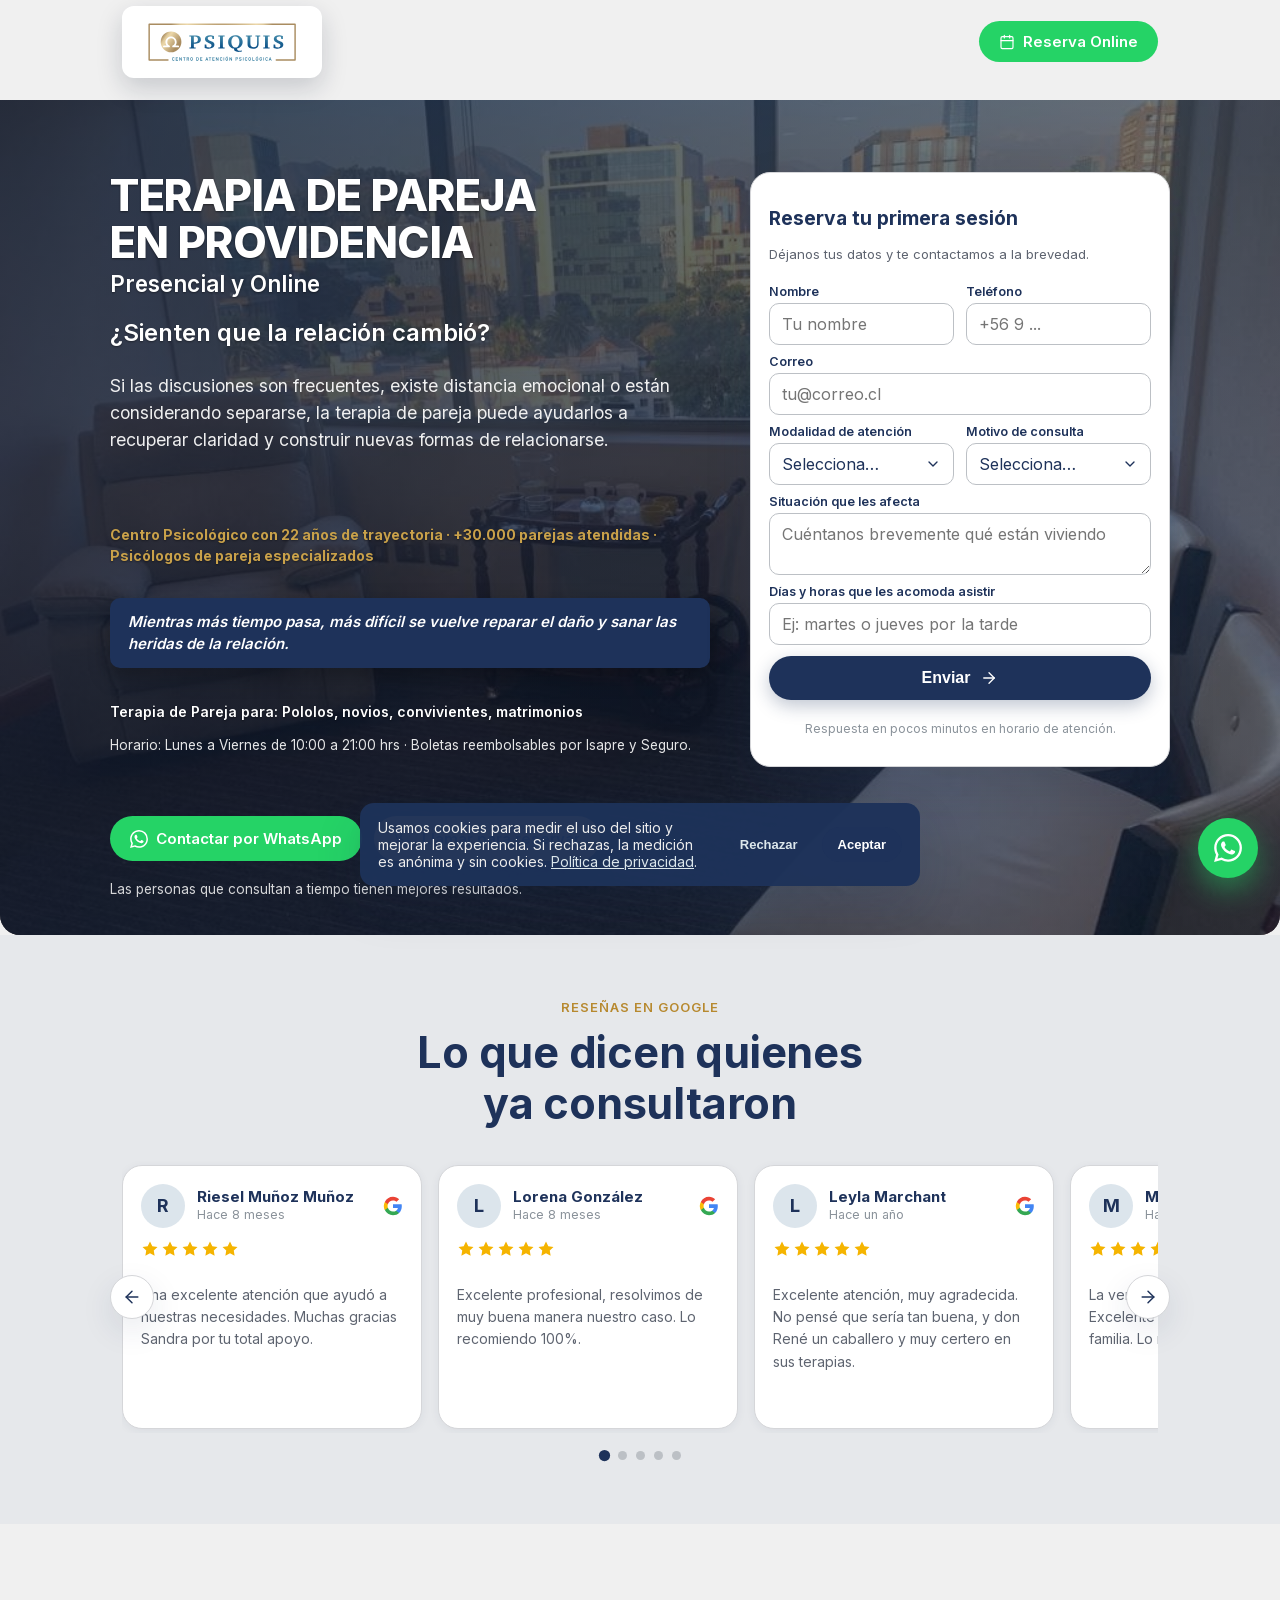
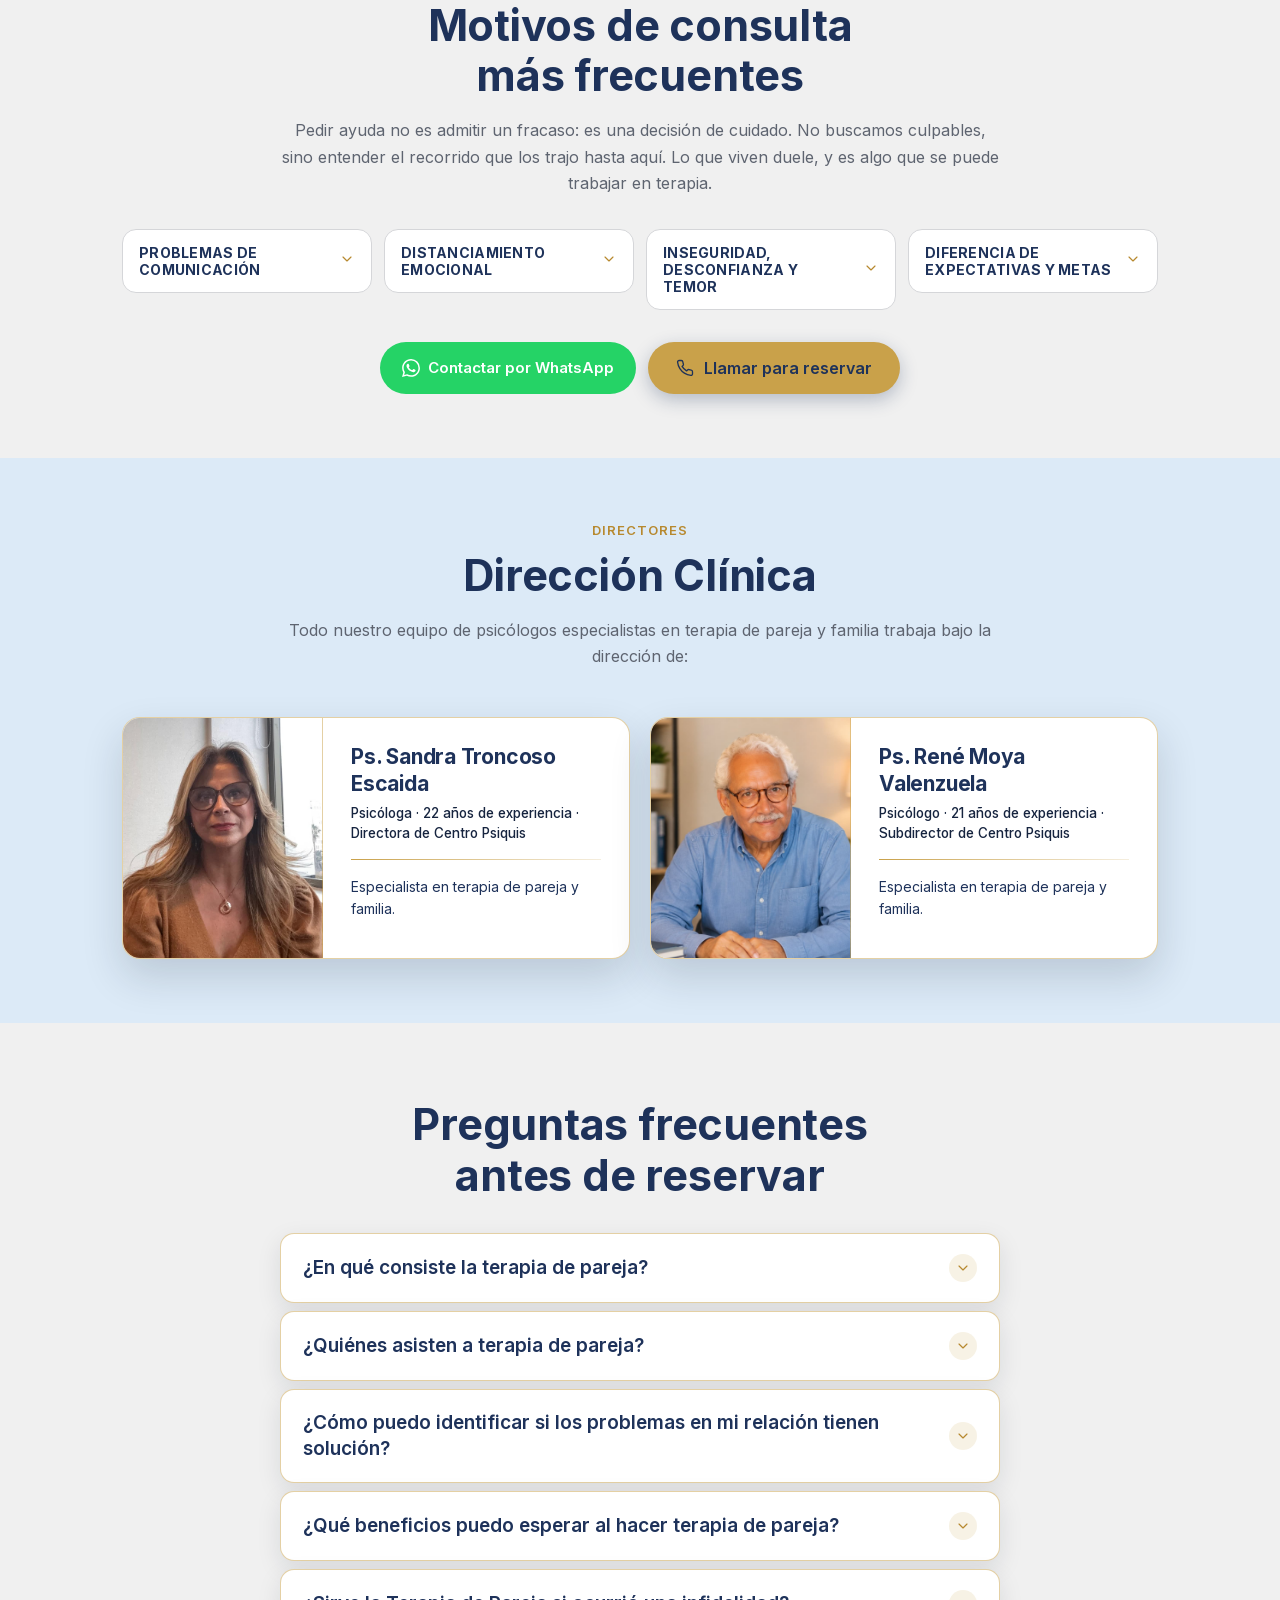
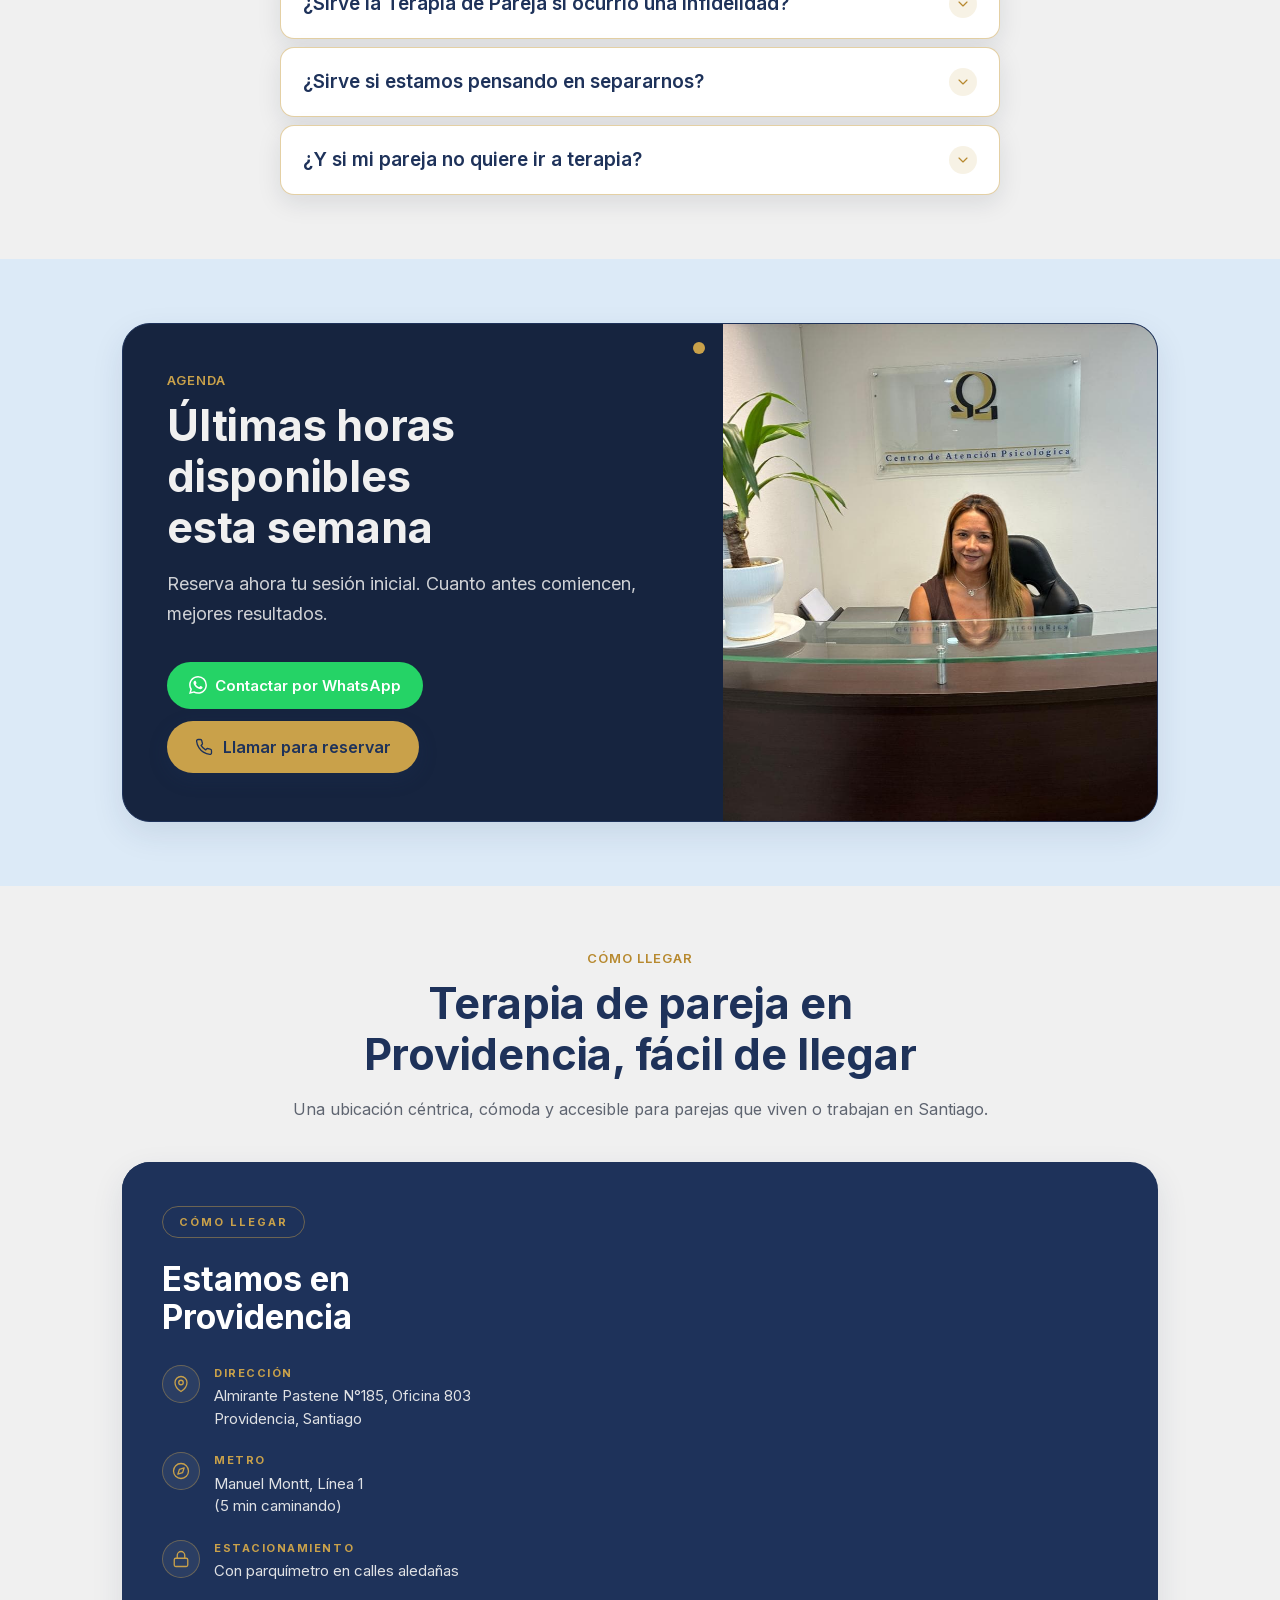
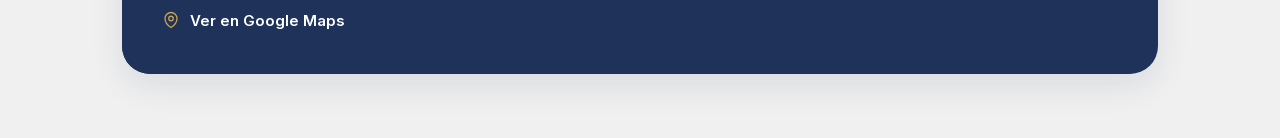
<file: index.html>
<!doctype html>
<html lang="es-CL" style="scroll-behavior: auto;"><head>
<meta charset="utf-8">
<!-- Anti-cache defense layer (browsers más viejos / proxies que ignoran Cache-Control de headers) -->
<meta http-equiv="Cache-Control" content="no-cache, no-store, must-revalidate">
<meta http-equiv="Pragma" content="no-cache">
<meta http-equiv="Expires" content="0">
<!-- Version checker: fuerza reload si el server tiene un build más nuevo -->
<script type="text/javascript" async="" src="https://www.googletagmanager.com/gtag/js?id=G-28GFBGWT80&amp;cx=c&amp;gtm=4e6631"></script><script type="text/javascript" async="" src="https://www.googletagmanager.com/gtag/js?id=AW-960401448&amp;cx=c&amp;gtm=4e6631"></script><script async="" src="https://www.googletagmanager.com/gtm.js?id=GTM-K8H5GZMG"></script><script>
(function(){
  var current = 'mq35hwyw';
  try {
    fetch('/version.txt?t=' + Date.now(), { cache: 'no-store' })
      .then(function(r){ return r.ok ? r.text() : null; })
      .then(function(server){
        if (!server) return;
        server = server.trim();
        if (server && server !== current) {
          var key = '__cp_last_reload_' + server;
          // Evitar reload loop infinito si la version.txt está cacheada en algún proxy
          if (!sessionStorage.getItem(key)) {
            sessionStorage.setItem(key, '1');
            location.reload();
          }
        }
      })
      .catch(function(){});
  } catch(e) {}
})();
</script>
<meta name="viewport" content="width=device-width, initial-scale=1, viewport-fit=cover">
<title>Terapia de Pareja en Providencia | Centro Psiquis</title>
<meta name="description" content="Terapia de pareja en Providencia, presencial y online. Psicólogos acreditados con más de 22 años de experiencia y +30.000 parejas atendidas. Reserva tu primera sesión.">
<meta name="theme-color" content="#F0F0F0">
<meta name="robots" content="noindex, follow">
<meta name="author" content="Centro Psiquis">
<link rel="canonical" href="https://pareja.centropsiquis.cl/">
<meta name="format-detection" content="telephone=no">

<!-- Favicon / iconos de marca -->
<link rel="icon" href="/favicon.ico" sizes="32x32">
<link rel="icon" type="image/png" sizes="48x48" href="assets/favicon-48.png">
<link rel="apple-touch-icon" href="assets/apple-touch-icon.png">

<!-- Resource hints: destino de conversión (AgendaPro) -->
<link rel="preconnect" href="https://centropsiquis.site.agendapro.com" crossorigin="">
<link rel="dns-prefetch" href="https://centropsiquis.site.agendapro.com">

<!-- Open Graph -->
<meta property="og:type" content="website">
<meta property="og:site_name" content="Centro Psiquis">
<meta property="og:locale" content="es_CL">
<meta property="og:url" content="https://pareja.centropsiquis.cl/">
<meta property="og:title" content="Terapia de Pareja en Providencia | Centro Psiquis">
<meta property="og:description" content="Terapia de pareja en Providencia, presencial y online. Psicólogos acreditados con más de 22 años de experiencia y +30.000 parejas atendidas. Reserva tu primera sesión.">
<meta property="og:image" content="https://pareja.centropsiquis.cl/assets/og-image.jpg">
<meta property="og:image:secure_url" content="https://pareja.centropsiquis.cl/assets/og-image.jpg">
<meta property="og:image:type" content="image/jpeg">
<meta property="og:image:width" content="1200">
<meta property="og:image:height" content="630">
<meta property="og:image:alt" content="Sesión de terapia de pareja en Centro Psiquis, Providencia">

<!-- Twitter Card -->
<meta name="twitter:card" content="summary_large_image">
<meta name="twitter:title" content="Terapia de Pareja en Providencia | Centro Psiquis">
<meta name="twitter:description" content="Terapia de pareja en Providencia, presencial y online. Psicólogos acreditados con más de 22 años de experiencia y +30.000 parejas atendidas. Reserva tu primera sesión.">
<meta name="twitter:image" content="https://pareja.centropsiquis.cl/assets/og-image.jpg">
<meta name="twitter:image:alt" content="Sesión de terapia de pareja en Centro Psiquis, Providencia">

<!-- Fuentes self-hosted (sin requests externos) -->
<link rel="preload" as="image" href="assets/consulta-pareja.jpg" fetchpriority="high">
<link rel="stylesheet" href="styles.css?v=mq35hwyw">

<!-- Local MedicalClinic JSON-LD (members nested) -->
<script type="application/ld+json">
{
  "@context": "https://schema.org",
  "@type": "MedicalClinic",
  "@id": "https://pareja.centropsiquis.cl/#clinic",
  "name": "Centro Psiquis",
  "alternateName": "Centro de Atención Psicológica Psiquis",
  "description": "Centro de atención psicológica · Terapia de pareja en Providencia y Santiago, presencial y online.",
  "url": "https://pareja.centropsiquis.cl/",
  "logo": "https://pareja.centropsiquis.cl/assets/logo-psiquis.png",
  "image": {
    "@type": "ImageObject",
    "url": "https://pareja.centropsiquis.cl/assets/og-image.jpg",
    "width": 1200,
    "height": 630
  },
  "priceRange": "$$",
  "address": {
    "@type": "PostalAddress",
    "streetAddress": "Almirante Pastene 185, Oficina 803",
    "addressLocality": "Providencia",
    "addressRegion": "Región Metropolitana",
    "postalCode": "7500000",
    "addressCountry": "CL"
  },
  "geo": {
    "@type": "GeoCoordinates",
    "latitude": -33.4282,
    "longitude": -70.6175
  },
  "hasMap": "https://www.google.com/maps/search/?api=1&query=Almirante+Pastene+185+Of+803+Providencia+Santiago",
  "telephone": "+56940060690",
  "openingHours": "Mo-Fr 10:00-21:00",
  "areaServed": [
    { "@type": "City", "name": "Providencia" },
    { "@type": "City", "name": "Santiago" },
    { "@type": "Country", "name": "Chile" }
  ],
  "availableService": {
    "@type": "MedicalProcedure",
    "name": "Terapia de pareja",
    "procedureType": "https://schema.org/TherapeuticProcedure"
  },
  "makesOffer": [
    {
      "@type": "Offer",
      "name": "Sesión de terapia de pareja — arancel general",
      "priceSpecification": {
        "@type": "PriceSpecification",
        "price": "60000",
        "priceCurrency": "CLP"
      }
    },
    {
      "@type": "Offer",
      "name": "Sesión de terapia de pareja — arancel preferencial Fonasa (niveles I, II y III)",
      "priceSpecification": {
        "@type": "PriceSpecification",
        "price": "50000",
        "priceCurrency": "CLP"
      }
    }
  ],
  "member": [
    {
      "@type": "Person",
      "name": "Ps. Sandra Troncoso Escaida",
      "jobTitle": "Psicóloga · Directora",
      "identifier": ["Registro Superintendencia de Salud N°107421", "Colegio de Psicólogos N°2962"]
    },
    {
      "@type": "Person",
      "name": "Ps. René Moya Valenzuela",
      "jobTitle": "Psicólogo · Subdirector",
      "identifier": ["Registro Superintendencia de Salud N°107892", "Colegio de Psicólogos N°6592"]
    }
  ]
}
</script>

<!-- Google Tag Manager + Consent Mode v2 · GTM carga SIEMPRE; consentimiento denegado por defecto
     (pings sin cookies → Google modela las conversiones de quienes no aceptan). Ley 19.628 / cookies. -->
<script>
window.dataLayer = window.dataLayer || [];
function gtag(){ dataLayer.push(arguments); }
(function () {
  var GTM_ID = 'GTM-K8H5GZMG';

  // Estado por defecto: denegado, salvo que el visitante ya haya aceptado en una visita previa.
  var granted = false;
  try { granted = (localStorage.getItem('cp_cookie_consent') === 'accepted'); } catch (e) {}
  gtag('consent', 'default', {
    ad_storage: granted ? 'granted' : 'denied',
    analytics_storage: granted ? 'granted' : 'denied',
    ad_user_data: granted ? 'granted' : 'denied',
    ad_personalization: granted ? 'granted' : 'denied',
    wait_for_update: 500
  });

  // El banner de cookies llama a esto al decidir (true = Aceptar, false = Rechazar).
  window.__setConsent = function (accepted) {
    gtag('consent', 'update', {
      ad_storage: accepted ? 'granted' : 'denied',
      analytics_storage: accepted ? 'granted' : 'denied',
      ad_user_data: accepted ? 'granted' : 'denied',
      ad_personalization: accepted ? 'granted' : 'denied'
    });
  };

  // Cargar GTM SIEMPRE. Con Consent Mode, los tags de Google envían pings sin cookies mientras
  // el consentimiento esté denegado (medición modelada) y medición completa cuando se acepta.
  (function (w, d, s, l, i) {
    w[l] = w[l] || [];
    w[l].push({ 'gtm.start': new Date().getTime(), event: 'gtm.js' });
    var f = d.getElementsByTagName(s)[0], j = d.createElement(s),
        dl = l != 'dataLayer' ? '&l=' + l : '';
    j.async = true; j.src = 'https://www.googletagmanager.com/gtm.js?id=' + i + dl;
    f.parentNode.insertBefore(j, f);
  })(window, document, 'script', 'dataLayer', GTM_ID);

  // Eventos de conversión al dataLayer (GTM los consume; sin consentimiento viajan como ping sin cookies)
  document.addEventListener('click', function (e) {
    var a = e.target && e.target.closest ? e.target.closest('a[href]') : null;
    if (!a) return;
    var h = a.getAttribute('href') || '';
    var loc = a.getAttribute('data-loc') ||
              ((a.className && String(a.className).indexOf('wa-fab') > -1) ? 'fab' : '');
    if (h.indexOf('agendapro') > -1) {
      window.dataLayer.push({ event: 'reservar_click', cta_location: loc });
    } else if (h.indexOf('wa.me') > -1 || h.indexOf('whatsapp') > -1) {
      window.dataLayer.push({ event: 'whatsapp_click', cta_location: loc });
    } else if (h.indexOf('tel:') === 0 && h.indexOf('56940060690') > -1) {
      // Solo el teléfono del centro cuenta como conversión; excluye emergencias (131/SAMU, Salud Responde, 1455, 149, 133)
      window.dataLayer.push({ event: 'call_click', cta_location: loc });
    }
  }, true);
})();
</script>
<script type="application/ld+json" id="faq-jsonld">{"@context":"https://schema.org","@type":"FAQPage","mainEntity":[{"@type":"Question","name":"¿En qué consiste la terapia de pareja?","acceptedAnswer":{"@type":"Answer","text":"La terapia de pareja, también llamada terapia matrimonial o terapia familiar (aunque específicamente esta última se denomina así cuando asisten otros miembros de la familia), consiste en asistir junto a tu pareja a sesiones con un psicólogo especialista. Se trabaja sobre el problema, las dinámicas y las variables involucradas para implementar estrategias y herramientas que permitan a ambos administrar y resolver los conflictos."}},{"@type":"Question","name":"¿Quiénes asisten a terapia de pareja?","acceptedAnswer":{"@type":"Answer","text":"Solicitan hora de terapia de pareja personas jóvenes que recién están en pareja, novios próximos a casarse, personas que conviven por primera vez o después de años, matrimonios de más de 20 años y parejas del mismo sexo. Los conflictos ocurren en distintas formas de estar en pareja, y cada vez más personas se asesoran a tiempo."}},{"@type":"Question","name":"¿Cómo puedo identificar si los problemas en mi relación tienen solución?","acceptedAnswer":{"@type":"Answer","text":"El primer paso es definir el problema para ambas partes; luego ver las variables que influyen: características de personalidad, circunstancias, expectativas de cada uno, factibilidad y motivación para la resolución de conflictos. Si son coordinados y existe voluntad de superarlos, tienen solución."}},{"@type":"Question","name":"¿Sirve la Terapia de Pareja si ocurrió una infidelidad?","acceptedAnswer":{"@type":"Answer","text":"Es una de las crisis de pareja más complejas. Muchas parejas, al abordar esta situación en forma adecuada, pueden llegar a unirse aún más, logrando trabajar la desconfianza y volviendo a conectar emocionalmente."}},{"@type":"Question","name":"¿Sirve si estamos pensando en separarnos?","acceptedAnswer":{"@type":"Answer","text":"La primera frase que dicen algunas parejas es: «Esta es la última oportunidad que nos estamos dando, el último recurso para ver si se puede salvar esta relación». La terapia de pareja ayuda a reconocer y a expresar lo que sienten, y a decidir con más claridad."}},{"@type":"Question","name":"¿Y si mi pareja no quiere ir a terapia?","acceptedAnswer":{"@type":"Answer","text":"En algunos casos ocurre, y a menudo tiene que ver con el temor a la exposición y a ser responsabilizado/a. A la primera sesión puede asistir un solo miembro de la pareja para plantear la problemática; luego, con la asesoría del psicólogo, se incluye a la pareja."}}]}</script></head>
<body>
<div id="root"><div class="cookie-bar" role="dialog" aria-label="Aviso de cookies"><div>Usamos cookies para medir el uso del sitio y mejorar la experiencia. Si rechazas, la medición es anónima y sin cookies. <a href="privacidad.html" style="color: rgb(220, 231, 236); text-decoration: underline;">Política de privacidad</a>.</div><div class="cookie-actions flex gap-2"><button class="cookie-deny">Rechazar</button><button class="cookie-accept">Aceptar</button></div></div><header id="top" class="header-shell " role="banner"><div class="container-x h-full flex items-center justify-between"><a href="#top" aria-label="Centro Psiquis · inicio" class="inline-flex items-center"><img src="assets/logo-psiquis.svg" alt="Centro Psiquis · Centro de Atención Psicológica" width="218" height="72" class="header-logo"></a><div class="flex items-center gap-2"><a href="https://centropsiquis.site.agendapro.com/cl/sucursal/3797/profesional/22496" target="_blank" rel="noopener" class="btn-wa header-cta-reserva" data-loc="header"><svg xmlns="http://www.w3.org/2000/svg" width="16" height="16" viewBox="0 0 24 24" fill="none" stroke="currentColor" stroke-width="1.75" stroke-linecap="round" stroke-linejoin="round" class="" aria-hidden="true"><rect width="18" height="18" x="3" y="4" rx="2"></rect><path d="M16 2v4M8 2v4M3 10h18"></path></svg> Reserva Online</a></div></div></header><main><div class="hero-frame"><section aria-labelledby="hero-title" class="hero-fullbleed hero2"><img src="assets/consulta-pareja.jpg" alt="" aria-hidden="true" width="1800" height="1200" fetchpriority="high" loading="eager" class="hero-photo"><div class="hero-tint" aria-hidden="true"></div><div class="hero-content hero2-content"><div class="hero-main hero2-main"><h1 id="hero-title" class="hero-h1">TERAPIA DE PAREJA EN PROVIDENCIA</h1><p class="hero2-subtitle">Presencial y Online</p><p class="hero2-lead">¿Sienten que la relación cambió?</p><p class="hero-sub">Si las discusiones son frecuentes, existe distancia emocional o están considerando separarse, la terapia de pareja puede ayudarlos a recuperar claridad y construir nuevas formas de relacionarse.</p><p class="hero2-stats">Centro Psicológico con 22 años de trayectoria · +30.000 parejas atendidas · Psicólogos de pareja especializados</p><p class="hero2-emph">Mientras más tiempo pasa, más difícil se vuelve reparar el daño y sanar las heridas de la relación.</p><p class="aud-line">Terapia de Pareja para: Pololos, novios, convivientes, matrimonios</p><p class="hero2-horario">Horario: Lunes a Viernes de 10:00 a 21:00 hrs · Boletas reembolsables por Isapre y Seguro.</p><div class="hero-cta-row"><a href="https://wa.me/56940060690" target="_blank" rel="noopener" class="btn-wa" data-loc="hero-wa"><svg width="18" height="18" viewBox="0 0 24 24" fill="currentColor" aria-hidden="true"><path d="M17.472 14.382c-.297-.149-1.758-.867-2.03-.967-.273-.099-.471-.148-.67.15-.197.297-.767.966-.94 1.164-.173.199-.347.223-.644.075-.297-.149-1.255-.463-2.39-1.475-.883-.788-1.48-1.761-1.653-2.059-.173-.297-.018-.458.13-.606.134-.133.298-.347.446-.52.149-.174.198-.298.298-.497.099-.198.05-.371-.025-.52-.075-.149-.669-1.612-.916-2.207-.242-.579-.487-.5-.669-.51-.173-.008-.371-.01-.57-.01-.198 0-.52.074-.792.372-.272.297-1.04 1.016-1.04 2.479 0 1.462 1.065 2.875 1.213 3.074.149.198 2.096 3.2 5.077 4.487.709.306 1.262.489 1.694.625.712.227 1.36.195 1.871.118.571-.085 1.758-.719 2.006-1.413.248-.694.248-1.289.173-1.413-.074-.124-.272-.198-.57-.347m-5.421 7.403h-.004a9.87 9.87 0 01-5.031-1.378l-.361-.214-3.741.982.998-3.648-.235-.374a9.86 9.86 0 01-1.51-5.26c.001-5.45 4.436-9.884 9.888-9.884 2.64 0 5.122 1.03 6.988 2.898a9.825 9.825 0 012.893 6.994c-.003 5.45-4.437 9.884-9.885 9.884m8.413-18.297A11.815 11.815 0 0012.05 0C5.495 0 .16 5.335.157 11.892c0 2.096.547 4.142 1.588 5.945L.057 24l6.305-1.654a11.882 11.882 0 005.683 1.448h.005c6.554 0 11.89-5.335 11.893-11.893a11.821 11.821 0 00-3.48-8.413z"></path></svg> Contactar por WhatsApp</a><a href="tel:+56940060690" class="btn-primary" data-loc="hero-call"><svg xmlns="http://www.w3.org/2000/svg" width="18" height="18" viewBox="0 0 24 24" fill="none" stroke="currentColor" stroke-width="1.75" stroke-linecap="round" stroke-linejoin="round" class="" aria-hidden="true"><path d="M22 16.92v3a2 2 0 0 1-2.18 2 19.79 19.79 0 0 1-8.63-3.07 19.5 19.5 0 0 1-6-6 19.79 19.79 0 0 1-3.07-8.67A2 2 0 0 1 4.11 2h3a2 2 0 0 1 2 1.72c.13.96.37 1.9.72 2.81a2 2 0 0 1-.45 2.11L8.09 9.91a16 16 0 0 0 6 6l1.27-1.27a2 2 0 0 1 2.11-.45c.91.35 1.85.59 2.81.72A2 2 0 0 1 22 16.92Z"></path></svg> Llamar para reservar</a></div><p class="hero2-micro">Las personas que consultan a tiempo tienen mejores resultados.</p></div><aside class="hero-aside hero2-aside"><form class="cform" aria-labelledby="cform-title"><div class="cform__head"><h2 id="cform-title" class="cform__title">Reserva tu primera sesión</h2><p class="cform__sub">Déjanos tus datos y te contactamos a la brevedad.</p></div><label class="cform__field"><span class="cform__label">Nombre</span><input type="text" name="nombre" required="" autocomplete="name" placeholder="Tu nombre" value=""></label><label class="cform__field"><span class="cform__label">Teléfono</span><input type="tel" name="telefono" required="" autocomplete="tel" inputmode="tel" placeholder="+56 9 ..." value=""></label><label class="cform__field cform__field--full"><span class="cform__label">Correo</span><input type="email" name="correo" autocomplete="email" inputmode="email" placeholder="tu@correo.cl" value=""></label><label class="cform__field"><span class="cform__label">Modalidad de atención</span><select name="modalidad"><option value="">Selecciona…</option><option value="Presencial">Presencial</option><option value="Online">Online</option></select></label><label class="cform__field"><span class="cform__label">Motivo de consulta</span><select name="motivo"><option value="">Selecciona…</option><option value="Problemas de comunicación">Problemas de comunicación</option><option value="Distanciamiento">Distanciamiento</option><option value="Inseguridad">Inseguridad</option><option value="Diferencia de expectativas">Diferencia de expectativas</option><option value="Otros">Otros</option></select></label><label class="cform__field cform__field--full"><span class="cform__label">Situación que les afecta</span><textarea name="situacion" rows="2" placeholder="Cuéntanos brevemente qué están viviendo"></textarea></label><label class="cform__field cform__field--full"><span class="cform__label">Días y horas que les acomoda asistir</span><input type="text" name="horario" placeholder="Ej: martes o jueves por la tarde" value=""></label><button type="submit" class="btn-primary cform__submit" data-loc="hero-form">Enviar <svg xmlns="http://www.w3.org/2000/svg" width="18" height="18" viewBox="0 0 24 24" fill="none" stroke="currentColor" stroke-width="1.75" stroke-linecap="round" stroke-linejoin="round" class="" aria-hidden="true"><path d="M5 12h14"></path><path d="m12 5 7 7-7 7"></path></svg></button><p class="cform__note">Respuesta en pocos minutos en horario de atención.</p></form></aside></div></section></div><section class="section" aria-labelledby="rev-title" style="background: var(--surface-alt);"><div class="container-x"><div class="text-center read-col mx-auto"><div class="reveal is-visible eyebrow">RESEÑAS EN GOOGLE</div><h2 id="rev-title" class="h2 mt-3">Lo que dicen quienes ya consultaron</h2></div><div class="reviews-wrap mt-8"><button type="button" class="reviews-arrow reviews-arrow--prev" aria-label="Ver reseñas anteriores"><span style="display: inline-flex; transform: rotate(180deg);"><svg xmlns="http://www.w3.org/2000/svg" width="20" height="20" viewBox="0 0 24 24" fill="none" stroke="currentColor" stroke-width="1.75" stroke-linecap="round" stroke-linejoin="round" class="" aria-hidden="true"><path d="M5 12h14"></path><path d="m12 5 7 7-7 7"></path></svg></span></button><div class="reviews-slider" role="list" aria-label="Reseñas de clientes en Google"><article class="review-card" role="listitem"><header class="review-head"><span class="review-avatar" aria-hidden="true">R</span><div class="review-id"><span class="review-name">Riesel Muñoz Muñoz</span><span class="review-when">Hace 8 meses</span></div><span class="review-g" aria-label="Reseña de Google"><svg width="20" height="20" viewBox="0 0 24 24" aria-hidden="true"><path fill="#4285F4" d="M22.56 12.25c0-.78-.07-1.53-.2-2.25H12v4.26h5.92a5.06 5.06 0 0 1-2.2 3.32v2.77h3.57c2.08-1.92 3.27-4.74 3.27-8.1z"></path><path fill="#34A853" d="M12 23c2.97 0 5.46-.98 7.28-2.66l-3.57-2.77c-.98.66-2.23 1.06-3.71 1.06-2.86 0-5.29-1.93-6.16-4.53H2.18v2.84A11 11 0 0 0 12 23z"></path><path fill="#FBBC05" d="M5.84 14.1a6.6 6.6 0 0 1 0-4.2V7.06H2.18a11 11 0 0 0 0 9.88l3.66-2.84z"></path><path fill="#EA4335" d="M12 5.38c1.62 0 3.06.56 4.21 1.64l3.15-3.15C17.45 2.09 14.97 1 12 1 7.7 1 3.99 3.47 2.18 7.06l3.66 2.84C6.71 7.31 9.14 5.38 12 5.38z"></path></svg></span></header><div class="review-stars" aria-label="5 de 5 estrellas"><svg width="18" height="18" viewBox="0 0 24 24" fill="#F5B400" aria-hidden="true"><path d="M12 2l3.09 6.26L22 9.27l-5 4.87 1.18 6.88L12 17.77l-6.18 3.25L7 14.14 2 9.27l6.91-1.01L12 2z"></path></svg><svg width="18" height="18" viewBox="0 0 24 24" fill="#F5B400" aria-hidden="true"><path d="M12 2l3.09 6.26L22 9.27l-5 4.87 1.18 6.88L12 17.77l-6.18 3.25L7 14.14 2 9.27l6.91-1.01L12 2z"></path></svg><svg width="18" height="18" viewBox="0 0 24 24" fill="#F5B400" aria-hidden="true"><path d="M12 2l3.09 6.26L22 9.27l-5 4.87 1.18 6.88L12 17.77l-6.18 3.25L7 14.14 2 9.27l6.91-1.01L12 2z"></path></svg><svg width="18" height="18" viewBox="0 0 24 24" fill="#F5B400" aria-hidden="true"><path d="M12 2l3.09 6.26L22 9.27l-5 4.87 1.18 6.88L12 17.77l-6.18 3.25L7 14.14 2 9.27l6.91-1.01L12 2z"></path></svg><svg width="18" height="18" viewBox="0 0 24 24" fill="#F5B400" aria-hidden="true"><path d="M12 2l3.09 6.26L22 9.27l-5 4.87 1.18 6.88L12 17.77l-6.18 3.25L7 14.14 2 9.27l6.91-1.01L12 2z"></path></svg></div><p class="review-text">Una excelente atención que ayudó a nuestras necesidades. Muchas gracias Sandra por tu total apoyo.</p></article><article class="review-card" role="listitem"><header class="review-head"><span class="review-avatar" aria-hidden="true">L</span><div class="review-id"><span class="review-name">Lorena González</span><span class="review-when">Hace 8 meses</span></div><span class="review-g" aria-label="Reseña de Google"><svg width="20" height="20" viewBox="0 0 24 24" aria-hidden="true"><path fill="#4285F4" d="M22.56 12.25c0-.78-.07-1.53-.2-2.25H12v4.26h5.92a5.06 5.06 0 0 1-2.2 3.32v2.77h3.57c2.08-1.92 3.27-4.74 3.27-8.1z"></path><path fill="#34A853" d="M12 23c2.97 0 5.46-.98 7.28-2.66l-3.57-2.77c-.98.66-2.23 1.06-3.71 1.06-2.86 0-5.29-1.93-6.16-4.53H2.18v2.84A11 11 0 0 0 12 23z"></path><path fill="#FBBC05" d="M5.84 14.1a6.6 6.6 0 0 1 0-4.2V7.06H2.18a11 11 0 0 0 0 9.88l3.66-2.84z"></path><path fill="#EA4335" d="M12 5.38c1.62 0 3.06.56 4.21 1.64l3.15-3.15C17.45 2.09 14.97 1 12 1 7.7 1 3.99 3.47 2.18 7.06l3.66 2.84C6.71 7.31 9.14 5.38 12 5.38z"></path></svg></span></header><div class="review-stars" aria-label="5 de 5 estrellas"><svg width="18" height="18" viewBox="0 0 24 24" fill="#F5B400" aria-hidden="true"><path d="M12 2l3.09 6.26L22 9.27l-5 4.87 1.18 6.88L12 17.77l-6.18 3.25L7 14.14 2 9.27l6.91-1.01L12 2z"></path></svg><svg width="18" height="18" viewBox="0 0 24 24" fill="#F5B400" aria-hidden="true"><path d="M12 2l3.09 6.26L22 9.27l-5 4.87 1.18 6.88L12 17.77l-6.18 3.25L7 14.14 2 9.27l6.91-1.01L12 2z"></path></svg><svg width="18" height="18" viewBox="0 0 24 24" fill="#F5B400" aria-hidden="true"><path d="M12 2l3.09 6.26L22 9.27l-5 4.87 1.18 6.88L12 17.77l-6.18 3.25L7 14.14 2 9.27l6.91-1.01L12 2z"></path></svg><svg width="18" height="18" viewBox="0 0 24 24" fill="#F5B400" aria-hidden="true"><path d="M12 2l3.09 6.26L22 9.27l-5 4.87 1.18 6.88L12 17.77l-6.18 3.25L7 14.14 2 9.27l6.91-1.01L12 2z"></path></svg><svg width="18" height="18" viewBox="0 0 24 24" fill="#F5B400" aria-hidden="true"><path d="M12 2l3.09 6.26L22 9.27l-5 4.87 1.18 6.88L12 17.77l-6.18 3.25L7 14.14 2 9.27l6.91-1.01L12 2z"></path></svg></div><p class="review-text">Excelente profesional, resolvimos de muy buena manera nuestro caso. Lo recomiendo 100%.</p></article><article class="review-card" role="listitem"><header class="review-head"><span class="review-avatar" aria-hidden="true">L</span><div class="review-id"><span class="review-name">Leyla Marchant</span><span class="review-when">Hace un año</span></div><span class="review-g" aria-label="Reseña de Google"><svg width="20" height="20" viewBox="0 0 24 24" aria-hidden="true"><path fill="#4285F4" d="M22.56 12.25c0-.78-.07-1.53-.2-2.25H12v4.26h5.92a5.06 5.06 0 0 1-2.2 3.32v2.77h3.57c2.08-1.92 3.27-4.74 3.27-8.1z"></path><path fill="#34A853" d="M12 23c2.97 0 5.46-.98 7.28-2.66l-3.57-2.77c-.98.66-2.23 1.06-3.71 1.06-2.86 0-5.29-1.93-6.16-4.53H2.18v2.84A11 11 0 0 0 12 23z"></path><path fill="#FBBC05" d="M5.84 14.1a6.6 6.6 0 0 1 0-4.2V7.06H2.18a11 11 0 0 0 0 9.88l3.66-2.84z"></path><path fill="#EA4335" d="M12 5.38c1.62 0 3.06.56 4.21 1.64l3.15-3.15C17.45 2.09 14.97 1 12 1 7.7 1 3.99 3.47 2.18 7.06l3.66 2.84C6.71 7.31 9.14 5.38 12 5.38z"></path></svg></span></header><div class="review-stars" aria-label="5 de 5 estrellas"><svg width="18" height="18" viewBox="0 0 24 24" fill="#F5B400" aria-hidden="true"><path d="M12 2l3.09 6.26L22 9.27l-5 4.87 1.18 6.88L12 17.77l-6.18 3.25L7 14.14 2 9.27l6.91-1.01L12 2z"></path></svg><svg width="18" height="18" viewBox="0 0 24 24" fill="#F5B400" aria-hidden="true"><path d="M12 2l3.09 6.26L22 9.27l-5 4.87 1.18 6.88L12 17.77l-6.18 3.25L7 14.14 2 9.27l6.91-1.01L12 2z"></path></svg><svg width="18" height="18" viewBox="0 0 24 24" fill="#F5B400" aria-hidden="true"><path d="M12 2l3.09 6.26L22 9.27l-5 4.87 1.18 6.88L12 17.77l-6.18 3.25L7 14.14 2 9.27l6.91-1.01L12 2z"></path></svg><svg width="18" height="18" viewBox="0 0 24 24" fill="#F5B400" aria-hidden="true"><path d="M12 2l3.09 6.26L22 9.27l-5 4.87 1.18 6.88L12 17.77l-6.18 3.25L7 14.14 2 9.27l6.91-1.01L12 2z"></path></svg><svg width="18" height="18" viewBox="0 0 24 24" fill="#F5B400" aria-hidden="true"><path d="M12 2l3.09 6.26L22 9.27l-5 4.87 1.18 6.88L12 17.77l-6.18 3.25L7 14.14 2 9.27l6.91-1.01L12 2z"></path></svg></div><p class="review-text">Excelente atención, muy agradecida. No pensé que sería tan buena, y don René un caballero y muy certero en sus terapias.</p></article><article class="review-card" role="listitem"><header class="review-head"><span class="review-avatar" aria-hidden="true">M</span><div class="review-id"><span class="review-name">Margarita Guerra</span><span class="review-when">Hace un año</span></div><span class="review-g" aria-label="Reseña de Google"><svg width="20" height="20" viewBox="0 0 24 24" aria-hidden="true"><path fill="#4285F4" d="M22.56 12.25c0-.78-.07-1.53-.2-2.25H12v4.26h5.92a5.06 5.06 0 0 1-2.2 3.32v2.77h3.57c2.08-1.92 3.27-4.74 3.27-8.1z"></path><path fill="#34A853" d="M12 23c2.97 0 5.46-.98 7.28-2.66l-3.57-2.77c-.98.66-2.23 1.06-3.71 1.06-2.86 0-5.29-1.93-6.16-4.53H2.18v2.84A11 11 0 0 0 12 23z"></path><path fill="#FBBC05" d="M5.84 14.1a6.6 6.6 0 0 1 0-4.2V7.06H2.18a11 11 0 0 0 0 9.88l3.66-2.84z"></path><path fill="#EA4335" d="M12 5.38c1.62 0 3.06.56 4.21 1.64l3.15-3.15C17.45 2.09 14.97 1 12 1 7.7 1 3.99 3.47 2.18 7.06l3.66 2.84C6.71 7.31 9.14 5.38 12 5.38z"></path></svg></span></header><div class="review-stars" aria-label="5 de 5 estrellas"><svg width="18" height="18" viewBox="0 0 24 24" fill="#F5B400" aria-hidden="true"><path d="M12 2l3.09 6.26L22 9.27l-5 4.87 1.18 6.88L12 17.77l-6.18 3.25L7 14.14 2 9.27l6.91-1.01L12 2z"></path></svg><svg width="18" height="18" viewBox="0 0 24 24" fill="#F5B400" aria-hidden="true"><path d="M12 2l3.09 6.26L22 9.27l-5 4.87 1.18 6.88L12 17.77l-6.18 3.25L7 14.14 2 9.27l6.91-1.01L12 2z"></path></svg><svg width="18" height="18" viewBox="0 0 24 24" fill="#F5B400" aria-hidden="true"><path d="M12 2l3.09 6.26L22 9.27l-5 4.87 1.18 6.88L12 17.77l-6.18 3.25L7 14.14 2 9.27l6.91-1.01L12 2z"></path></svg><svg width="18" height="18" viewBox="0 0 24 24" fill="#F5B400" aria-hidden="true"><path d="M12 2l3.09 6.26L22 9.27l-5 4.87 1.18 6.88L12 17.77l-6.18 3.25L7 14.14 2 9.27l6.91-1.01L12 2z"></path></svg><svg width="18" height="18" viewBox="0 0 24 24" fill="#F5B400" aria-hidden="true"><path d="M12 2l3.09 6.26L22 9.27l-5 4.87 1.18 6.88L12 17.77l-6.18 3.25L7 14.14 2 9.27l6.91-1.01L12 2z"></path></svg></div><p class="review-text">La verdad, muy buena experiencia. Excelente orientación, así mi hija y en familia. Lo recomiendo 💯</p></article><article class="review-card" role="listitem"><header class="review-head"><span class="review-avatar" aria-hidden="true">C</span><div class="review-id"><span class="review-name">Carmen Gonzalez</span><span class="review-when">Hace un año</span></div><span class="review-g" aria-label="Reseña de Google"><svg width="20" height="20" viewBox="0 0 24 24" aria-hidden="true"><path fill="#4285F4" d="M22.56 12.25c0-.78-.07-1.53-.2-2.25H12v4.26h5.92a5.06 5.06 0 0 1-2.2 3.32v2.77h3.57c2.08-1.92 3.27-4.74 3.27-8.1z"></path><path fill="#34A853" d="M12 23c2.97 0 5.46-.98 7.28-2.66l-3.57-2.77c-.98.66-2.23 1.06-3.71 1.06-2.86 0-5.29-1.93-6.16-4.53H2.18v2.84A11 11 0 0 0 12 23z"></path><path fill="#FBBC05" d="M5.84 14.1a6.6 6.6 0 0 1 0-4.2V7.06H2.18a11 11 0 0 0 0 9.88l3.66-2.84z"></path><path fill="#EA4335" d="M12 5.38c1.62 0 3.06.56 4.21 1.64l3.15-3.15C17.45 2.09 14.97 1 12 1 7.7 1 3.99 3.47 2.18 7.06l3.66 2.84C6.71 7.31 9.14 5.38 12 5.38z"></path></svg></span></header><div class="review-stars" aria-label="5 de 5 estrellas"><svg width="18" height="18" viewBox="0 0 24 24" fill="#F5B400" aria-hidden="true"><path d="M12 2l3.09 6.26L22 9.27l-5 4.87 1.18 6.88L12 17.77l-6.18 3.25L7 14.14 2 9.27l6.91-1.01L12 2z"></path></svg><svg width="18" height="18" viewBox="0 0 24 24" fill="#F5B400" aria-hidden="true"><path d="M12 2l3.09 6.26L22 9.27l-5 4.87 1.18 6.88L12 17.77l-6.18 3.25L7 14.14 2 9.27l6.91-1.01L12 2z"></path></svg><svg width="18" height="18" viewBox="0 0 24 24" fill="#F5B400" aria-hidden="true"><path d="M12 2l3.09 6.26L22 9.27l-5 4.87 1.18 6.88L12 17.77l-6.18 3.25L7 14.14 2 9.27l6.91-1.01L12 2z"></path></svg><svg width="18" height="18" viewBox="0 0 24 24" fill="#F5B400" aria-hidden="true"><path d="M12 2l3.09 6.26L22 9.27l-5 4.87 1.18 6.88L12 17.77l-6.18 3.25L7 14.14 2 9.27l6.91-1.01L12 2z"></path></svg><svg width="18" height="18" viewBox="0 0 24 24" fill="#F5B400" aria-hidden="true"><path d="M12 2l3.09 6.26L22 9.27l-5 4.87 1.18 6.88L12 17.77l-6.18 3.25L7 14.14 2 9.27l6.91-1.01L12 2z"></path></svg></div><p class="review-text">Estimados, tengo el agrado de atenderme en este centro con el psicólogo René; ha sido fantástico, me ha ayudado mucho al igual que a mi hijo. Lo recomiendo 100%.</p></article><article class="review-card" role="listitem" aria-hidden="true"><header class="review-head"><span class="review-avatar" aria-hidden="true">R</span><div class="review-id"><span class="review-name">Riesel Muñoz Muñoz</span><span class="review-when">Hace 8 meses</span></div><span class="review-g" aria-label="Reseña de Google"><svg width="20" height="20" viewBox="0 0 24 24" aria-hidden="true"><path fill="#4285F4" d="M22.56 12.25c0-.78-.07-1.53-.2-2.25H12v4.26h5.92a5.06 5.06 0 0 1-2.2 3.32v2.77h3.57c2.08-1.92 3.27-4.74 3.27-8.1z"></path><path fill="#34A853" d="M12 23c2.97 0 5.46-.98 7.28-2.66l-3.57-2.77c-.98.66-2.23 1.06-3.71 1.06-2.86 0-5.29-1.93-6.16-4.53H2.18v2.84A11 11 0 0 0 12 23z"></path><path fill="#FBBC05" d="M5.84 14.1a6.6 6.6 0 0 1 0-4.2V7.06H2.18a11 11 0 0 0 0 9.88l3.66-2.84z"></path><path fill="#EA4335" d="M12 5.38c1.62 0 3.06.56 4.21 1.64l3.15-3.15C17.45 2.09 14.97 1 12 1 7.7 1 3.99 3.47 2.18 7.06l3.66 2.84C6.71 7.31 9.14 5.38 12 5.38z"></path></svg></span></header><div class="review-stars" aria-label="5 de 5 estrellas"><svg width="18" height="18" viewBox="0 0 24 24" fill="#F5B400" aria-hidden="true"><path d="M12 2l3.09 6.26L22 9.27l-5 4.87 1.18 6.88L12 17.77l-6.18 3.25L7 14.14 2 9.27l6.91-1.01L12 2z"></path></svg><svg width="18" height="18" viewBox="0 0 24 24" fill="#F5B400" aria-hidden="true"><path d="M12 2l3.09 6.26L22 9.27l-5 4.87 1.18 6.88L12 17.77l-6.18 3.25L7 14.14 2 9.27l6.91-1.01L12 2z"></path></svg><svg width="18" height="18" viewBox="0 0 24 24" fill="#F5B400" aria-hidden="true"><path d="M12 2l3.09 6.26L22 9.27l-5 4.87 1.18 6.88L12 17.77l-6.18 3.25L7 14.14 2 9.27l6.91-1.01L12 2z"></path></svg><svg width="18" height="18" viewBox="0 0 24 24" fill="#F5B400" aria-hidden="true"><path d="M12 2l3.09 6.26L22 9.27l-5 4.87 1.18 6.88L12 17.77l-6.18 3.25L7 14.14 2 9.27l6.91-1.01L12 2z"></path></svg><svg width="18" height="18" viewBox="0 0 24 24" fill="#F5B400" aria-hidden="true"><path d="M12 2l3.09 6.26L22 9.27l-5 4.87 1.18 6.88L12 17.77l-6.18 3.25L7 14.14 2 9.27l6.91-1.01L12 2z"></path></svg></div><p class="review-text">Una excelente atención que ayudó a nuestras necesidades. Muchas gracias Sandra por tu total apoyo.</p></article><article class="review-card" role="listitem" aria-hidden="true"><header class="review-head"><span class="review-avatar" aria-hidden="true">L</span><div class="review-id"><span class="review-name">Lorena González</span><span class="review-when">Hace 8 meses</span></div><span class="review-g" aria-label="Reseña de Google"><svg width="20" height="20" viewBox="0 0 24 24" aria-hidden="true"><path fill="#4285F4" d="M22.56 12.25c0-.78-.07-1.53-.2-2.25H12v4.26h5.92a5.06 5.06 0 0 1-2.2 3.32v2.77h3.57c2.08-1.92 3.27-4.74 3.27-8.1z"></path><path fill="#34A853" d="M12 23c2.97 0 5.46-.98 7.28-2.66l-3.57-2.77c-.98.66-2.23 1.06-3.71 1.06-2.86 0-5.29-1.93-6.16-4.53H2.18v2.84A11 11 0 0 0 12 23z"></path><path fill="#FBBC05" d="M5.84 14.1a6.6 6.6 0 0 1 0-4.2V7.06H2.18a11 11 0 0 0 0 9.88l3.66-2.84z"></path><path fill="#EA4335" d="M12 5.38c1.62 0 3.06.56 4.21 1.64l3.15-3.15C17.45 2.09 14.97 1 12 1 7.7 1 3.99 3.47 2.18 7.06l3.66 2.84C6.71 7.31 9.14 5.38 12 5.38z"></path></svg></span></header><div class="review-stars" aria-label="5 de 5 estrellas"><svg width="18" height="18" viewBox="0 0 24 24" fill="#F5B400" aria-hidden="true"><path d="M12 2l3.09 6.26L22 9.27l-5 4.87 1.18 6.88L12 17.77l-6.18 3.25L7 14.14 2 9.27l6.91-1.01L12 2z"></path></svg><svg width="18" height="18" viewBox="0 0 24 24" fill="#F5B400" aria-hidden="true"><path d="M12 2l3.09 6.26L22 9.27l-5 4.87 1.18 6.88L12 17.77l-6.18 3.25L7 14.14 2 9.27l6.91-1.01L12 2z"></path></svg><svg width="18" height="18" viewBox="0 0 24 24" fill="#F5B400" aria-hidden="true"><path d="M12 2l3.09 6.26L22 9.27l-5 4.87 1.18 6.88L12 17.77l-6.18 3.25L7 14.14 2 9.27l6.91-1.01L12 2z"></path></svg><svg width="18" height="18" viewBox="0 0 24 24" fill="#F5B400" aria-hidden="true"><path d="M12 2l3.09 6.26L22 9.27l-5 4.87 1.18 6.88L12 17.77l-6.18 3.25L7 14.14 2 9.27l6.91-1.01L12 2z"></path></svg><svg width="18" height="18" viewBox="0 0 24 24" fill="#F5B400" aria-hidden="true"><path d="M12 2l3.09 6.26L22 9.27l-5 4.87 1.18 6.88L12 17.77l-6.18 3.25L7 14.14 2 9.27l6.91-1.01L12 2z"></path></svg></div><p class="review-text">Excelente profesional, resolvimos de muy buena manera nuestro caso. Lo recomiendo 100%.</p></article><article class="review-card" role="listitem" aria-hidden="true"><header class="review-head"><span class="review-avatar" aria-hidden="true">L</span><div class="review-id"><span class="review-name">Leyla Marchant</span><span class="review-when">Hace un año</span></div><span class="review-g" aria-label="Reseña de Google"><svg width="20" height="20" viewBox="0 0 24 24" aria-hidden="true"><path fill="#4285F4" d="M22.56 12.25c0-.78-.07-1.53-.2-2.25H12v4.26h5.92a5.06 5.06 0 0 1-2.2 3.32v2.77h3.57c2.08-1.92 3.27-4.74 3.27-8.1z"></path><path fill="#34A853" d="M12 23c2.97 0 5.46-.98 7.28-2.66l-3.57-2.77c-.98.66-2.23 1.06-3.71 1.06-2.86 0-5.29-1.93-6.16-4.53H2.18v2.84A11 11 0 0 0 12 23z"></path><path fill="#FBBC05" d="M5.84 14.1a6.6 6.6 0 0 1 0-4.2V7.06H2.18a11 11 0 0 0 0 9.88l3.66-2.84z"></path><path fill="#EA4335" d="M12 5.38c1.62 0 3.06.56 4.21 1.64l3.15-3.15C17.45 2.09 14.97 1 12 1 7.7 1 3.99 3.47 2.18 7.06l3.66 2.84C6.71 7.31 9.14 5.38 12 5.38z"></path></svg></span></header><div class="review-stars" aria-label="5 de 5 estrellas"><svg width="18" height="18" viewBox="0 0 24 24" fill="#F5B400" aria-hidden="true"><path d="M12 2l3.09 6.26L22 9.27l-5 4.87 1.18 6.88L12 17.77l-6.18 3.25L7 14.14 2 9.27l6.91-1.01L12 2z"></path></svg><svg width="18" height="18" viewBox="0 0 24 24" fill="#F5B400" aria-hidden="true"><path d="M12 2l3.09 6.26L22 9.27l-5 4.87 1.18 6.88L12 17.77l-6.18 3.25L7 14.14 2 9.27l6.91-1.01L12 2z"></path></svg><svg width="18" height="18" viewBox="0 0 24 24" fill="#F5B400" aria-hidden="true"><path d="M12 2l3.09 6.26L22 9.27l-5 4.87 1.18 6.88L12 17.77l-6.18 3.25L7 14.14 2 9.27l6.91-1.01L12 2z"></path></svg><svg width="18" height="18" viewBox="0 0 24 24" fill="#F5B400" aria-hidden="true"><path d="M12 2l3.09 6.26L22 9.27l-5 4.87 1.18 6.88L12 17.77l-6.18 3.25L7 14.14 2 9.27l6.91-1.01L12 2z"></path></svg><svg width="18" height="18" viewBox="0 0 24 24" fill="#F5B400" aria-hidden="true"><path d="M12 2l3.09 6.26L22 9.27l-5 4.87 1.18 6.88L12 17.77l-6.18 3.25L7 14.14 2 9.27l6.91-1.01L12 2z"></path></svg></div><p class="review-text">Excelente atención, muy agradecida. No pensé que sería tan buena, y don René un caballero y muy certero en sus terapias.</p></article><article class="review-card" role="listitem" aria-hidden="true"><header class="review-head"><span class="review-avatar" aria-hidden="true">M</span><div class="review-id"><span class="review-name">Margarita Guerra</span><span class="review-when">Hace un año</span></div><span class="review-g" aria-label="Reseña de Google"><svg width="20" height="20" viewBox="0 0 24 24" aria-hidden="true"><path fill="#4285F4" d="M22.56 12.25c0-.78-.07-1.53-.2-2.25H12v4.26h5.92a5.06 5.06 0 0 1-2.2 3.32v2.77h3.57c2.08-1.92 3.27-4.74 3.27-8.1z"></path><path fill="#34A853" d="M12 23c2.97 0 5.46-.98 7.28-2.66l-3.57-2.77c-.98.66-2.23 1.06-3.71 1.06-2.86 0-5.29-1.93-6.16-4.53H2.18v2.84A11 11 0 0 0 12 23z"></path><path fill="#FBBC05" d="M5.84 14.1a6.6 6.6 0 0 1 0-4.2V7.06H2.18a11 11 0 0 0 0 9.88l3.66-2.84z"></path><path fill="#EA4335" d="M12 5.38c1.62 0 3.06.56 4.21 1.64l3.15-3.15C17.45 2.09 14.97 1 12 1 7.7 1 3.99 3.47 2.18 7.06l3.66 2.84C6.71 7.31 9.14 5.38 12 5.38z"></path></svg></span></header><div class="review-stars" aria-label="5 de 5 estrellas"><svg width="18" height="18" viewBox="0 0 24 24" fill="#F5B400" aria-hidden="true"><path d="M12 2l3.09 6.26L22 9.27l-5 4.87 1.18 6.88L12 17.77l-6.18 3.25L7 14.14 2 9.27l6.91-1.01L12 2z"></path></svg><svg width="18" height="18" viewBox="0 0 24 24" fill="#F5B400" aria-hidden="true"><path d="M12 2l3.09 6.26L22 9.27l-5 4.87 1.18 6.88L12 17.77l-6.18 3.25L7 14.14 2 9.27l6.91-1.01L12 2z"></path></svg><svg width="18" height="18" viewBox="0 0 24 24" fill="#F5B400" aria-hidden="true"><path d="M12 2l3.09 6.26L22 9.27l-5 4.87 1.18 6.88L12 17.77l-6.18 3.25L7 14.14 2 9.27l6.91-1.01L12 2z"></path></svg><svg width="18" height="18" viewBox="0 0 24 24" fill="#F5B400" aria-hidden="true"><path d="M12 2l3.09 6.26L22 9.27l-5 4.87 1.18 6.88L12 17.77l-6.18 3.25L7 14.14 2 9.27l6.91-1.01L12 2z"></path></svg><svg width="18" height="18" viewBox="0 0 24 24" fill="#F5B400" aria-hidden="true"><path d="M12 2l3.09 6.26L22 9.27l-5 4.87 1.18 6.88L12 17.77l-6.18 3.25L7 14.14 2 9.27l6.91-1.01L12 2z"></path></svg></div><p class="review-text">La verdad, muy buena experiencia. Excelente orientación, así mi hija y en familia. Lo recomiendo 💯</p></article><article class="review-card" role="listitem" aria-hidden="true"><header class="review-head"><span class="review-avatar" aria-hidden="true">C</span><div class="review-id"><span class="review-name">Carmen Gonzalez</span><span class="review-when">Hace un año</span></div><span class="review-g" aria-label="Reseña de Google"><svg width="20" height="20" viewBox="0 0 24 24" aria-hidden="true"><path fill="#4285F4" d="M22.56 12.25c0-.78-.07-1.53-.2-2.25H12v4.26h5.92a5.06 5.06 0 0 1-2.2 3.32v2.77h3.57c2.08-1.92 3.27-4.74 3.27-8.1z"></path><path fill="#34A853" d="M12 23c2.97 0 5.46-.98 7.28-2.66l-3.57-2.77c-.98.66-2.23 1.06-3.71 1.06-2.86 0-5.29-1.93-6.16-4.53H2.18v2.84A11 11 0 0 0 12 23z"></path><path fill="#FBBC05" d="M5.84 14.1a6.6 6.6 0 0 1 0-4.2V7.06H2.18a11 11 0 0 0 0 9.88l3.66-2.84z"></path><path fill="#EA4335" d="M12 5.38c1.62 0 3.06.56 4.21 1.64l3.15-3.15C17.45 2.09 14.97 1 12 1 7.7 1 3.99 3.47 2.18 7.06l3.66 2.84C6.71 7.31 9.14 5.38 12 5.38z"></path></svg></span></header><div class="review-stars" aria-label="5 de 5 estrellas"><svg width="18" height="18" viewBox="0 0 24 24" fill="#F5B400" aria-hidden="true"><path d="M12 2l3.09 6.26L22 9.27l-5 4.87 1.18 6.88L12 17.77l-6.18 3.25L7 14.14 2 9.27l6.91-1.01L12 2z"></path></svg><svg width="18" height="18" viewBox="0 0 24 24" fill="#F5B400" aria-hidden="true"><path d="M12 2l3.09 6.26L22 9.27l-5 4.87 1.18 6.88L12 17.77l-6.18 3.25L7 14.14 2 9.27l6.91-1.01L12 2z"></path></svg><svg width="18" height="18" viewBox="0 0 24 24" fill="#F5B400" aria-hidden="true"><path d="M12 2l3.09 6.26L22 9.27l-5 4.87 1.18 6.88L12 17.77l-6.18 3.25L7 14.14 2 9.27l6.91-1.01L12 2z"></path></svg><svg width="18" height="18" viewBox="0 0 24 24" fill="#F5B400" aria-hidden="true"><path d="M12 2l3.09 6.26L22 9.27l-5 4.87 1.18 6.88L12 17.77l-6.18 3.25L7 14.14 2 9.27l6.91-1.01L12 2z"></path></svg><svg width="18" height="18" viewBox="0 0 24 24" fill="#F5B400" aria-hidden="true"><path d="M12 2l3.09 6.26L22 9.27l-5 4.87 1.18 6.88L12 17.77l-6.18 3.25L7 14.14 2 9.27l6.91-1.01L12 2z"></path></svg></div><p class="review-text">Estimados, tengo el agrado de atenderme en este centro con el psicólogo René; ha sido fantástico, me ha ayudado mucho al igual que a mi hijo. Lo recomiendo 100%.</p></article></div><button type="button" class="reviews-arrow reviews-arrow--next" aria-label="Ver más reseñas"><svg xmlns="http://www.w3.org/2000/svg" width="20" height="20" viewBox="0 0 24 24" fill="none" stroke="currentColor" stroke-width="1.75" stroke-linecap="round" stroke-linejoin="round" class="" aria-hidden="true"><path d="M5 12h14"></path><path d="m12 5 7 7-7 7"></path></svg></button></div><div class="reviews-dots" role="tablist" aria-label="Ir a una reseña"><button type="button" class="reviews-dot is-active" aria-label="Reseña 1" aria-selected="true"></button><button type="button" class="reviews-dot " aria-label="Reseña 2" aria-selected="false"></button><button type="button" class="reviews-dot " aria-label="Reseña 3" aria-selected="false"></button><button type="button" class="reviews-dot " aria-label="Reseña 4" aria-selected="false"></button><button type="button" class="reviews-dot " aria-label="Reseña 5" aria-selected="false"></button></div></div></section><section class="section" aria-labelledby="res-title" style="background: var(--bg);"><div class="container-x"><div class="text-center read-col mx-auto"><h2 id="res-title" class="h2 mt-3">Motivos de consulta más frecuentes</h2><p class="body mt-4">Pedir ayuda no es admitir un fracaso: es una decisión de cuidado. No buscamos culpables, sino entender el recorrido que los trajo hasta aquí. Lo que viven duele, y es algo que se puede trabajar en terapia.</p></div><div class="res-acc mt-8"><details class="res-acc__item" name="motivos"><summary class="res-acc__title"><span>Problemas de comunicación</span><span class="res-acc__chev" aria-hidden="true"><svg xmlns="http://www.w3.org/2000/svg" width="16" height="16" viewBox="0 0 24 24" fill="none" stroke="currentColor" stroke-width="1.75" stroke-linecap="round" stroke-linejoin="round" class="" aria-hidden="true"><path d="m6 9 6 6 6-6"></path></svg></span></summary><p class="res-acc__body">Cada conversación parece terminar en conflicto. Sienten que uno de los dos siempre quiere ser «el dueño de la verdad» y se ha vuelto imposible reconocer o aceptar las diferencias del otro sin pelear.</p></details><details class="res-acc__item" name="motivos"><summary class="res-acc__title"><span>Distanciamiento emocional</span><span class="res-acc__chev" aria-hidden="true"><svg xmlns="http://www.w3.org/2000/svg" width="16" height="16" viewBox="0 0 24 24" fill="none" stroke="currentColor" stroke-width="1.75" stroke-linecap="round" stroke-linejoin="round" class="" aria-hidden="true"><path d="m6 9 6 6 6-6"></path></svg></span></summary><p class="res-acc__body">Viven bajo el mismo techo, pero se comportan como dos extraños. La distancia ha crecido tanto que sienten que el dolor o la alegría del otro ya no les afecta. Cada día se sienten más alejados.</p></details><details class="res-acc__item" name="motivos"><summary class="res-acc__title"><span>Inseguridad, desconfianza y temor</span><span class="res-acc__chev" aria-hidden="true"><svg xmlns="http://www.w3.org/2000/svg" width="16" height="16" viewBox="0 0 24 24" fill="none" stroke="currentColor" stroke-width="1.75" stroke-linecap="round" stroke-linejoin="round" class="" aria-hidden="true"><path d="m6 9 6 6 6-6"></path></svg></span></summary><p class="res-acc__body">La base de la relación se debilitó. Ya sea por el desgaste del día a día, promesas rotas o la herida profunda de una infidelidad, viven con una inestabilidad y un miedo constante que no los deja avanzar.</p></details><details class="res-acc__item" name="motivos"><summary class="res-acc__title"><span>Diferencia de expectativas y metas</span><span class="res-acc__chev" aria-hidden="true"><svg xmlns="http://www.w3.org/2000/svg" width="16" height="16" viewBox="0 0 24 24" fill="none" stroke="currentColor" stroke-width="1.75" stroke-linecap="round" stroke-linejoin="round" class="" aria-hidden="true"><path d="m6 9 6 6 6-6"></path></svg></span></summary><p class="res-acc__body">Ya no se trata solo de «seguir juntos», sino de la dolorosa pregunta: «¿Hacia dónde vamos?». Sienten que sus motivaciones y formas de ver la vida se han distanciado, generando una frustración constante.</p></details></div><div class="text-center mt-8"><div class="cta-pair"><a href="https://wa.me/56940060690" target="_blank" rel="noopener" class="btn-wa" data-loc="resonancia-wa"><svg width="18" height="18" viewBox="0 0 24 24" fill="currentColor" aria-hidden="true"><path d="M17.472 14.382c-.297-.149-1.758-.867-2.03-.967-.273-.099-.471-.148-.67.15-.197.297-.767.966-.94 1.164-.173.199-.347.223-.644.075-.297-.149-1.255-.463-2.39-1.475-.883-.788-1.48-1.761-1.653-2.059-.173-.297-.018-.458.13-.606.134-.133.298-.347.446-.52.149-.174.198-.298.298-.497.099-.198.05-.371-.025-.52-.075-.149-.669-1.612-.916-2.207-.242-.579-.487-.5-.669-.51-.173-.008-.371-.01-.57-.01-.198 0-.52.074-.792.372-.272.297-1.04 1.016-1.04 2.479 0 1.462 1.065 2.875 1.213 3.074.149.198 2.096 3.2 5.077 4.487.709.306 1.262.489 1.694.625.712.227 1.36.195 1.871.118.571-.085 1.758-.719 2.006-1.413.248-.694.248-1.289.173-1.413-.074-.124-.272-.198-.57-.347m-5.421 7.403h-.004a9.87 9.87 0 01-5.031-1.378l-.361-.214-3.741.982.998-3.648-.235-.374a9.86 9.86 0 01-1.51-5.26c.001-5.45 4.436-9.884 9.888-9.884 2.64 0 5.122 1.03 6.988 2.898a9.825 9.825 0 012.893 6.994c-.003 5.45-4.437 9.884-9.885 9.884m8.413-18.297A11.815 11.815 0 0012.05 0C5.495 0 .16 5.335.157 11.892c0 2.096.547 4.142 1.588 5.945L.057 24l6.305-1.654a11.882 11.882 0 005.683 1.448h.005c6.554 0 11.89-5.335 11.893-11.893a11.821 11.821 0 00-3.48-8.413z"></path></svg> Contactar por WhatsApp</a><a href="tel:+56940060690" class="btn-primary" data-loc="resonancia-call"><svg xmlns="http://www.w3.org/2000/svg" width="18" height="18" viewBox="0 0 24 24" fill="none" stroke="currentColor" stroke-width="1.75" stroke-linecap="round" stroke-linejoin="round" class="" aria-hidden="true"><path d="M22 16.92v3a2 2 0 0 1-2.18 2 19.79 19.79 0 0 1-8.63-3.07 19.5 19.5 0 0 1-6-6 19.79 19.79 0 0 1-3.07-8.67A2 2 0 0 1 4.11 2h3a2 2 0 0 1 2 1.72c.13.96.37 1.9.72 2.81a2 2 0 0 1-.45 2.11L8.09 9.91a16 16 0 0 0 6 6l1.27-1.27a2 2 0 0 1 2.11-.45c.91.35 1.85.59 2.81.72A2 2 0 0 1 22 16.92Z"></path></svg> Llamar para reservar</a></div></div></div></section><section id="team" class="section" aria-labelledby="team-title" style="background: rgb(220, 234, 247);"><div class="container-x"><div class="text-center read-col mx-auto"><div class="reveal is-visible eyebrow">DIRECTORES</div><h2 id="team-title" class="h2 mt-3">Dirección Clínica</h2><p class="body mt-4">Todo nuestro equipo de psicólogos especialistas en terapia de pareja y familia trabaja bajo la dirección de:</p></div><div class="reveal-stagger is-visible mt-12 grid grid-cols-1 md:grid-cols-2 gap-5" aria-label="Equipo profesional"><article class="pro-card" itemscope="" itemtype="https://schema.org/Person"><div class="pro-photo-wrap"><img src="assets/sandra-troncoso-v2.jpg" alt="Retrato de Ps. Sandra Troncoso Escaida, psicóloga" class="pro-photo" width="1254" height="1254" loading="lazy" itemprop="image"></div><div class="pro-body"><div class="pro-name" itemprop="name">Ps. Sandra Troncoso Escaida</div><div class="pro-role" itemprop="jobTitle">Psicóloga · 22 años de experiencia · Directora de Centro Psiquis</div><hr class="pro-rule"><p class="pro-spec">Especialista en terapia de pareja y familia.</p></div></article><article class="pro-card" itemscope="" itemtype="https://schema.org/Person"><div class="pro-photo-wrap"><img src="assets/rene-moya.jpg" alt="Retrato de Ps. René Moya Valenzuela, psicólogo" class="pro-photo" width="1402" height="1122" loading="lazy" itemprop="image"></div><div class="pro-body"><div class="pro-name" itemprop="name">Ps. René Moya Valenzuela</div><div class="pro-role" itemprop="jobTitle">Psicólogo · 21 años de experiencia · Subdirector de Centro Psiquis</div><hr class="pro-rule"><p class="pro-spec">Especialista en terapia de pareja y familia.</p></div></article></div></div></section><section class="section" aria-labelledby="faq-title"><div class="container-x"><div class="text-center read-col mx-auto"><h2 id="faq-title" class="h2 mt-3">Preguntas frecuentes antes de reservar</h2></div><div class="reveal is-visible read-col mx-auto mt-8"><details class="faq-item"><summary><span>¿En qué consiste la terapia de pareja?</span><span class="faq-icon"><svg xmlns="http://www.w3.org/2000/svg" width="16" height="16" viewBox="0 0 24 24" fill="none" stroke="currentColor" stroke-width="1.75" stroke-linecap="round" stroke-linejoin="round" class="" aria-hidden="true"><path d="m6 9 6 6 6-6"></path></svg></span></summary><div class="faq-content">La terapia de pareja, también llamada terapia matrimonial o terapia familiar (aunque específicamente esta última se denomina así cuando asisten otros miembros de la familia), consiste en asistir junto a tu pareja a sesiones con un psicólogo especialista. Se trabaja sobre el problema, las dinámicas y las variables involucradas para implementar estrategias y herramientas que permitan a ambos administrar y resolver los conflictos.</div></details><details class="faq-item"><summary><span>¿Quiénes asisten a terapia de pareja?</span><span class="faq-icon"><svg xmlns="http://www.w3.org/2000/svg" width="16" height="16" viewBox="0 0 24 24" fill="none" stroke="currentColor" stroke-width="1.75" stroke-linecap="round" stroke-linejoin="round" class="" aria-hidden="true"><path d="m6 9 6 6 6-6"></path></svg></span></summary><div class="faq-content">Solicitan hora de terapia de pareja personas jóvenes que recién están en pareja, novios próximos a casarse, personas que conviven por primera vez o después de años, matrimonios de más de 20 años y parejas del mismo sexo. Los conflictos ocurren en distintas formas de estar en pareja, y cada vez más personas se asesoran a tiempo.</div></details><details class="faq-item"><summary><span>¿Cómo puedo identificar si los problemas en mi relación tienen solución?</span><span class="faq-icon"><svg xmlns="http://www.w3.org/2000/svg" width="16" height="16" viewBox="0 0 24 24" fill="none" stroke="currentColor" stroke-width="1.75" stroke-linecap="round" stroke-linejoin="round" class="" aria-hidden="true"><path d="m6 9 6 6 6-6"></path></svg></span></summary><div class="faq-content">El primer paso es definir el problema para ambas partes; luego ver las variables que influyen: características de personalidad, circunstancias, expectativas de cada uno, factibilidad y motivación para la resolución de conflictos. Si son coordinados y existe voluntad de superarlos, tienen solución.</div></details><details class="faq-item"><summary><span>¿Qué beneficios puedo esperar al hacer terapia de pareja?</span><span class="faq-icon"><svg xmlns="http://www.w3.org/2000/svg" width="16" height="16" viewBox="0 0 24 24" fill="none" stroke="currentColor" stroke-width="1.75" stroke-linecap="round" stroke-linejoin="round" class="" aria-hidden="true"><path d="m6 9 6 6 6-6"></path></svg></span></summary><div class="faq-content"><strong>Comunicación más clara.</strong> Aprenderán a escucharse sin que cada conversación termine en conflicto o distancia.<br><br><strong>Menos tensiones y conflictos.</strong> Reducir la intensidad emocional les permite pensar con más claridad y actuar diferente.<br><br><strong>Entender el problema de fondo.</strong> Identificar la raíz del conflicto —no solo los síntomas— es clave para un cambio real.<br><br><strong>Decisiones con más claridad.</strong> Si deciden seguir juntos, lo harán con mayor conciencia y respeto mutuo.</div></details><details class="faq-item"><summary><span>¿Sirve la Terapia de Pareja si ocurrió una infidelidad?</span><span class="faq-icon"><svg xmlns="http://www.w3.org/2000/svg" width="16" height="16" viewBox="0 0 24 24" fill="none" stroke="currentColor" stroke-width="1.75" stroke-linecap="round" stroke-linejoin="round" class="" aria-hidden="true"><path d="m6 9 6 6 6-6"></path></svg></span></summary><div class="faq-content">Es una de las crisis de pareja más complejas. Muchas parejas, al abordar esta situación en forma adecuada, pueden llegar a unirse aún más, logrando trabajar la desconfianza y volviendo a conectar emocionalmente.</div></details><details class="faq-item"><summary><span>¿Sirve si estamos pensando en separarnos?</span><span class="faq-icon"><svg xmlns="http://www.w3.org/2000/svg" width="16" height="16" viewBox="0 0 24 24" fill="none" stroke="currentColor" stroke-width="1.75" stroke-linecap="round" stroke-linejoin="round" class="" aria-hidden="true"><path d="m6 9 6 6 6-6"></path></svg></span></summary><div class="faq-content">La primera frase que dicen algunas parejas es: «Esta es la última oportunidad que nos estamos dando, el último recurso para ver si se puede salvar esta relación». La terapia de pareja ayuda a reconocer y a expresar lo que sienten, y a decidir con más claridad.</div></details><details class="faq-item"><summary><span>¿Y si mi pareja no quiere ir a terapia?</span><span class="faq-icon"><svg xmlns="http://www.w3.org/2000/svg" width="16" height="16" viewBox="0 0 24 24" fill="none" stroke="currentColor" stroke-width="1.75" stroke-linecap="round" stroke-linejoin="round" class="" aria-hidden="true"><path d="m6 9 6 6 6-6"></path></svg></span></summary><div class="faq-content">En algunos casos ocurre, y a menudo tiene que ver con el temor a la exposición y a ser responsabilizado/a. A la primera sesión puede asistir un solo miembro de la pareja para plantear la problemática; luego, con la asesoría del psicólogo, se incluye a la pareja.</div></details></div></div></section><section class="section urgency-sec" aria-labelledby="urg-title"><div class="container-x"><div class="reveal is-visible urgency-band"><div class="urgency-body"><div class="urgency-pulse" aria-hidden="true"></div><div class="eyebrow" style="color: var(--gold-400);">AGENDA</div><h2 id="urg-title" class="h2 mt-3" style="color: rgb(240, 240, 240);">Últimas horas disponibles esta semana</h2><p class="lede mt-4" style="color: rgba(240, 240, 240, 0.85);">Reserva ahora tu sesión inicial. Cuanto antes comiencen, mejores resultados.</p><div class="urgency-ctas mt-8"><a href="https://wa.me/56940060690" target="_blank" rel="noopener" class="btn-wa" data-loc="urgencia-wa"><svg width="18" height="18" viewBox="0 0 24 24" fill="currentColor" aria-hidden="true"><path d="M17.472 14.382c-.297-.149-1.758-.867-2.03-.967-.273-.099-.471-.148-.67.15-.197.297-.767.966-.94 1.164-.173.199-.347.223-.644.075-.297-.149-1.255-.463-2.39-1.475-.883-.788-1.48-1.761-1.653-2.059-.173-.297-.018-.458.13-.606.134-.133.298-.347.446-.52.149-.174.198-.298.298-.497.099-.198.05-.371-.025-.52-.075-.149-.669-1.612-.916-2.207-.242-.579-.487-.5-.669-.51-.173-.008-.371-.01-.57-.01-.198 0-.52.074-.792.372-.272.297-1.04 1.016-1.04 2.479 0 1.462 1.065 2.875 1.213 3.074.149.198 2.096 3.2 5.077 4.487.709.306 1.262.489 1.694.625.712.227 1.36.195 1.871.118.571-.085 1.758-.719 2.006-1.413.248-.694.248-1.289.173-1.413-.074-.124-.272-.198-.57-.347m-5.421 7.403h-.004a9.87 9.87 0 01-5.031-1.378l-.361-.214-3.741.982.998-3.648-.235-.374a9.86 9.86 0 01-1.51-5.26c.001-5.45 4.436-9.884 9.888-9.884 2.64 0 5.122 1.03 6.988 2.898a9.825 9.825 0 012.893 6.994c-.003 5.45-4.437 9.884-9.885 9.884m8.413-18.297A11.815 11.815 0 0012.05 0C5.495 0 .16 5.335.157 11.892c0 2.096.547 4.142 1.588 5.945L.057 24l6.305-1.654a11.882 11.882 0 005.683 1.448h.005c6.554 0 11.89-5.335 11.893-11.893a11.821 11.821 0 00-3.48-8.413z"></path></svg> Contactar por WhatsApp</a><a href="tel:+56940060690" class="btn-primary" data-loc="urgencia-call"><svg xmlns="http://www.w3.org/2000/svg" width="18" height="18" viewBox="0 0 24 24" fill="none" stroke="currentColor" stroke-width="1.75" stroke-linecap="round" stroke-linejoin="round" class="" aria-hidden="true"><path d="M22 16.92v3a2 2 0 0 1-2.18 2 19.79 19.79 0 0 1-8.63-3.07 19.5 19.5 0 0 1-6-6 19.79 19.79 0 0 1-3.07-8.67A2 2 0 0 1 4.11 2h3a2 2 0 0 1 2 1.72c.13.96.37 1.9.72 2.81a2 2 0 0 1-.45 2.11L8.09 9.91a16 16 0 0 0 6 6l1.27-1.27a2 2 0 0 1 2.11-.45c.91.35 1.85.59 2.81.72A2 2 0 0 1 22 16.92Z"></path></svg> Llamar para reservar</a></div></div><div class="urgency-photo" role="img" aria-label="Recepción de Centro Psiquis en Almirante Pastene 185, Providencia"></div></div></div></section><section class="section ubic-sec" aria-labelledby="ubic-title" style="background: var(--bg);"><div class="container-x"><div class="text-center read-col mx-auto"><div class="reveal is-visible eyebrow">CÓMO LLEGAR</div><h2 id="ubic-title" class="h2 mt-3">Terapia de pareja en Providencia, fácil de llegar</h2><p class="body mt-4">Una ubicación céntrica, cómoda y accesible para parejas que viven o trabajan en Santiago.</p></div><div class="reveal is-visible ubic-card mt-10"><div class="ubic-info"><span class="ubic-info__kicker">Cómo llegar</span><h3 class="ubic-info__title">Estamos en Providencia</h3><ul class="ubic-list"><li><span class="ubic-list__ic" aria-hidden="true"><svg xmlns="http://www.w3.org/2000/svg" width="18" height="18" viewBox="0 0 24 24" fill="none" stroke="currentColor" stroke-width="1.75" stroke-linecap="round" stroke-linejoin="round" class="" aria-hidden="true"><path d="M20 10c0 7-8 12-8 12s-8-5-8-12a8 8 0 0 1 16 0Z"></path><circle cx="12" cy="10" r="3"></circle></svg></span><div><span class="ubic-list__k">Dirección</span>Almirante Pastene N°185, Oficina 803<br>Providencia, Santiago</div></li><li><span class="ubic-list__ic" aria-hidden="true"><svg xmlns="http://www.w3.org/2000/svg" width="18" height="18" viewBox="0 0 24 24" fill="none" stroke="currentColor" stroke-width="1.75" stroke-linecap="round" stroke-linejoin="round" class="" aria-hidden="true"><circle cx="12" cy="12" r="10"></circle><polygon points="16.24 7.76 14.12 14.12 7.76 16.24 9.88 9.88 16.24 7.76"></polygon></svg></span><div><span class="ubic-list__k">Metro</span>Manuel Montt, Línea 1<br>(5 min caminando)</div></li><li><span class="ubic-list__ic" aria-hidden="true"><svg xmlns="http://www.w3.org/2000/svg" width="18" height="18" viewBox="0 0 24 24" fill="none" stroke="currentColor" stroke-width="1.75" stroke-linecap="round" stroke-linejoin="round" class="" aria-hidden="true"><rect width="18" height="11" x="3" y="11" rx="2" ry="2"></rect><path d="M7 11V7a5 5 0 0 1 10 0v4"></path></svg></span><div><span class="ubic-list__k">Estacionamiento</span>Con parquímetro en calles aledañas</div></li></ul><a href="https://www.google.com/maps/search/?api=1&amp;query=Almirante+Pastene+185+Of+803+Providencia+Santiago" target="_blank" rel="noopener" class="ubic-maplink" data-loc="ubicacion-maps"><svg xmlns="http://www.w3.org/2000/svg" width="18" height="18" viewBox="0 0 24 24" fill="none" stroke="currentColor" stroke-width="1.75" stroke-linecap="round" stroke-linejoin="round" class="" aria-hidden="true"><path d="M20 10c0 7-8 12-8 12s-8-5-8-12a8 8 0 0 1 16 0Z"></path><circle cx="12" cy="10" r="3"></circle></svg> Ver en Google Maps</a></div><div class="ubic-map"><iframe src="https://www.google.com/maps?q=Almirante+Pastene+185,+Providencia,+Regi%C3%B3n+Metropolitana&amp;z=16&amp;output=embed" title="Mapa — Almirante Pastene 185, Providencia, Santiago" loading="lazy" referrerpolicy="no-referrer-when-downgrade" allowfullscreen=""></iframe></div></div></div></section></main><a href="https://wa.me/56940060690" target="_blank" rel="noopener" class="wa-fab" aria-label="Escríbenos por WhatsApp" data-loc="fab"><svg width="28" height="28" viewBox="0 0 24 24" fill="currentColor" aria-hidden="true"><path d="M17.472 14.382c-.297-.149-1.758-.867-2.03-.967-.273-.099-.471-.148-.67.15-.197.297-.767.966-.94 1.164-.173.199-.347.223-.644.075-.297-.149-1.255-.463-2.39-1.475-.883-.788-1.48-1.761-1.653-2.059-.173-.297-.018-.458.13-.606.134-.133.298-.347.446-.52.149-.174.198-.298.298-.497.099-.198.05-.371-.025-.52-.075-.149-.669-1.612-.916-2.207-.242-.579-.487-.5-.669-.51-.173-.008-.371-.01-.57-.01-.198 0-.52.074-.792.372-.272.297-1.04 1.016-1.04 2.479 0 1.462 1.065 2.875 1.213 3.074.149.198 2.096 3.2 5.077 4.487.709.306 1.262.489 1.694.625.712.227 1.36.195 1.871.118.571-.085 1.758-.719 2.006-1.413.248-.694.248-1.289.173-1.413-.074-.124-.272-.198-.57-.347m-5.421 7.403h-.004a9.87 9.87 0 01-5.031-1.378l-.361-.214-3.741.982.998-3.648-.235-.374a9.86 9.86 0 01-1.51-5.26c.001-5.45 4.436-9.884 9.888-9.884 2.64 0 5.122 1.03 6.988 2.898a9.825 9.825 0 012.893 6.994c-.003 5.45-4.437 9.884-9.885 9.884m8.413-18.297A11.815 11.815 0 0012.05 0C5.495 0 .16 5.335.157 11.892c0 2.096.547 4.142 1.588 5.945L.057 24l6.305-1.654a11.882 11.882 0 005.683 1.448h.005c6.554 0 11.89-5.335 11.893-11.893a11.821 11.821 0 00-3.48-8.413z"></path></svg></a></div>

<!-- React producción minificada (self-hosted) + app pre-transpilada (sin Babel en navegador) -->
<script defer="" src="assets/vendor/react.production.min.js"></script>
<script defer="" src="assets/vendor/react-dom.production.min.js"></script>
<script defer="" src="app.min.js?v=mq35hwyw"></script>


</body></html>
</file>
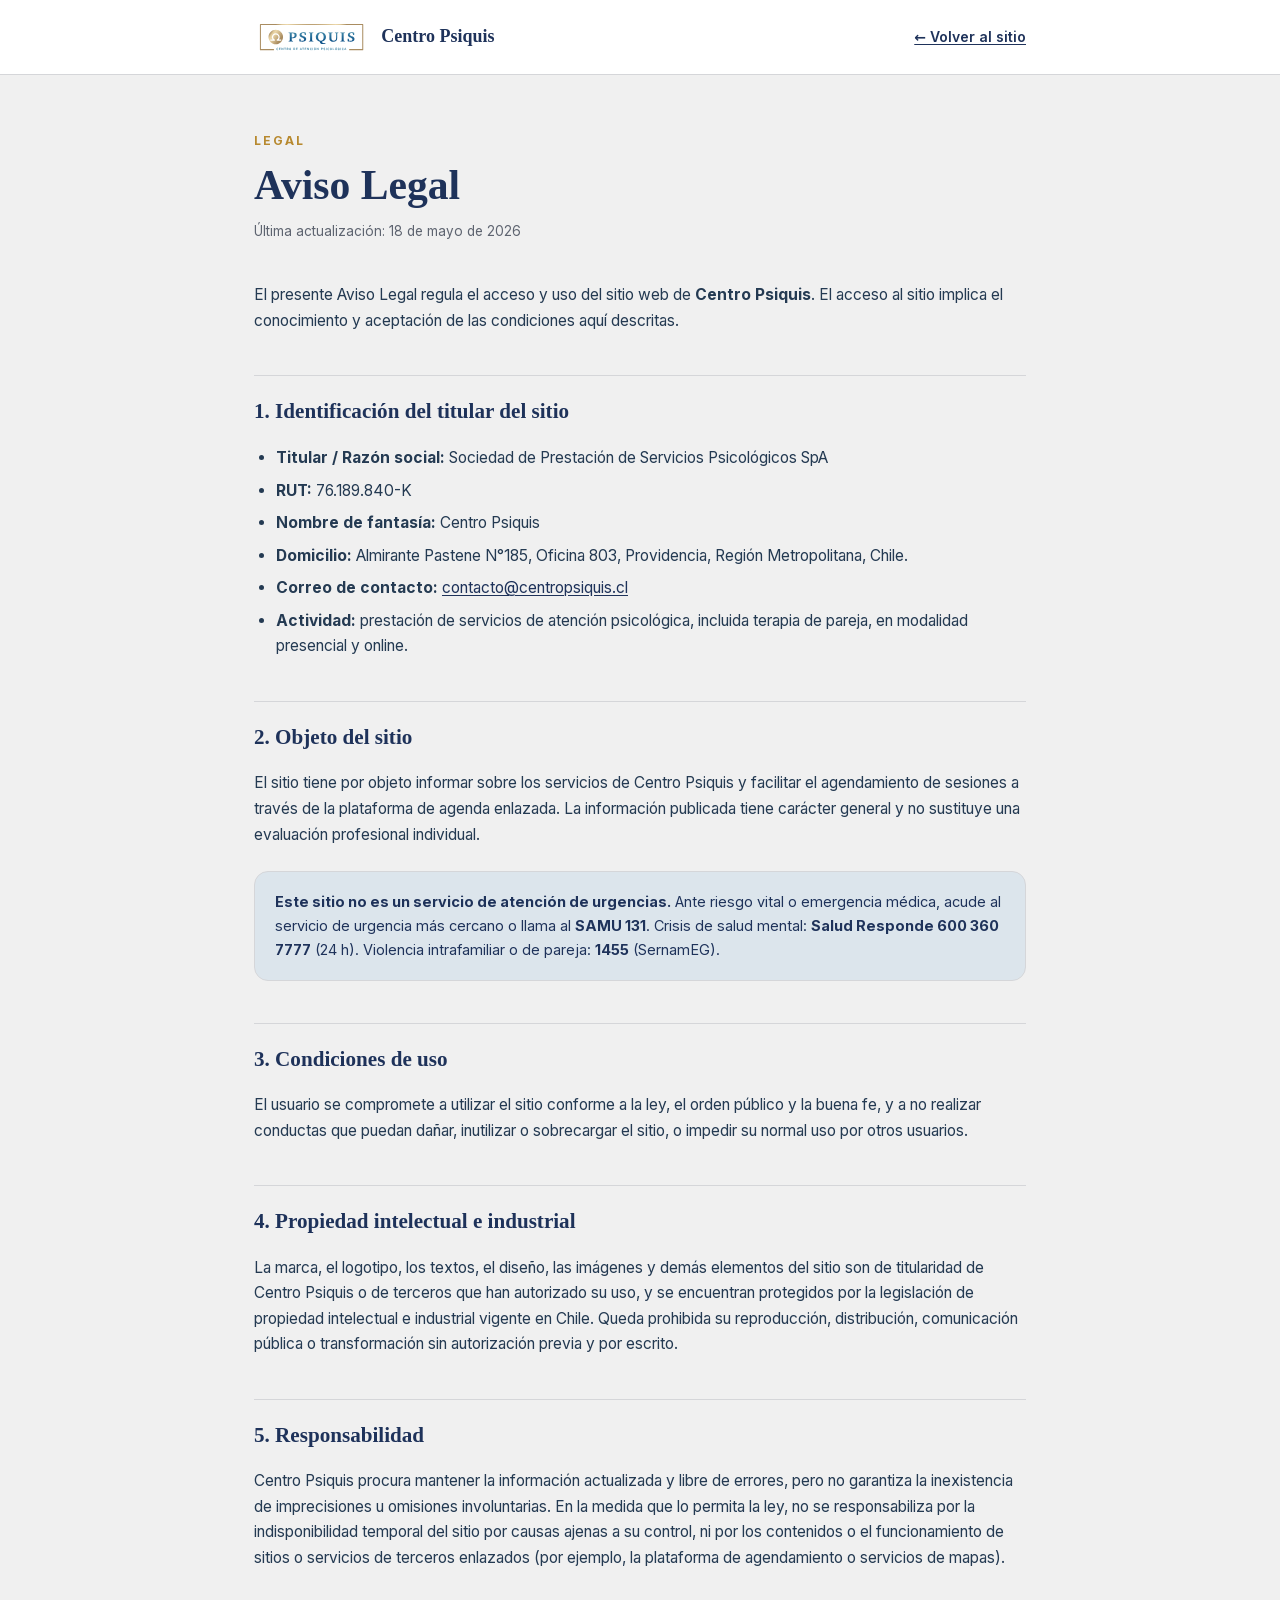
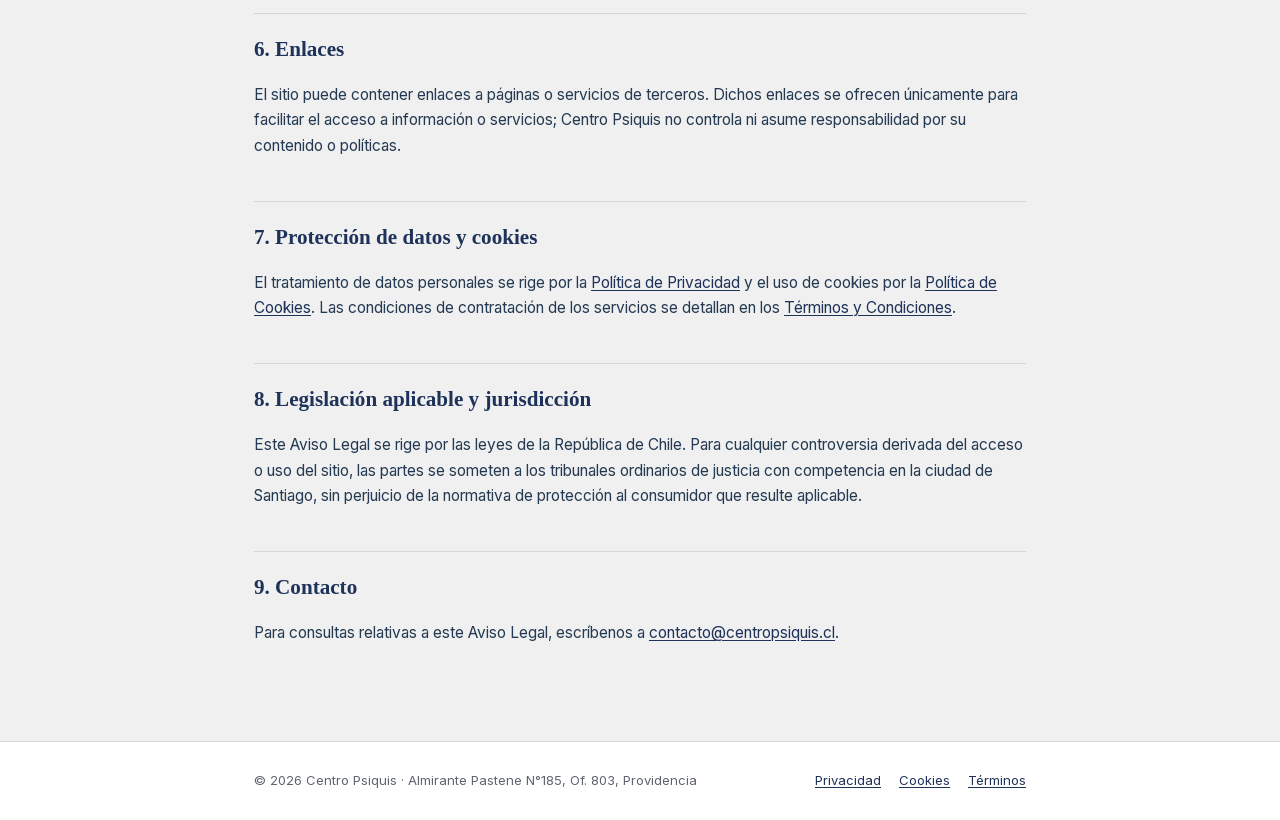
<file: aviso-legal.html>
<!DOCTYPE html>
<html lang="es-CL">
<head>
<meta charset="UTF-8" />
<meta name="viewport" content="width=device-width, initial-scale=1, viewport-fit=cover" />
<title>Aviso Legal — Centro Psiquis</title>
<meta name="description" content="Aviso Legal: identificación del titular del sitio, condiciones de uso, propiedad intelectual y legislación aplicable — Centro Psiquis." />
<meta name="robots" content="noindex, follow" />
<link rel="stylesheet" href="fonts.css" />
<style>
  :root{
    --ink:#1E325A;--text-2:#5E6470;--brand-900:#1E325A;--brand-700:#16243F;
    --brand-100:#DCE5EC;--gold-600:#B7892F;--gold-400:#C9A14A;
    --bg:#F0F0F0;--surface:#FFFFFF;--border:#D5D6D9;
    --r-md:14px;--r-lg:20px;--shadow-sm:0 2px 10px rgba(30,50,90,.06);
    --font-head:"Lora",Georgia,serif;--font-body:"Inter",system-ui,-apple-system,Segoe UI,Roboto,sans-serif;
  }
  *{box-sizing:border-box}
  body{margin:0;background:var(--bg);color:var(--ink);font-family:var(--font-body);-webkit-font-smoothing:antialiased;line-height:1.65}
  a{color:var(--brand-900);text-decoration:underline;text-underline-offset:2px}
  a:hover{color:var(--gold-600)}
  .topbar{background:var(--surface);border-bottom:1px solid var(--border)}
  .wrap{max-width:820px;margin:0 auto;padding:0 24px}
  .topbar .wrap{display:flex;align-items:center;justify-content:space-between;padding-top:18px;padding-bottom:18px}
  .brand{display:flex;align-items:center;gap:12px;text-decoration:none;color:var(--brand-900)}
  .brand img{height:38px;width:auto;display:block}
  .brand strong{font-family:var(--font-head);font-weight:700;font-size:18px}
  .back{font-size:14px;font-weight:600}
  main{padding:56px 0 80px}
  .eyebrow{font-size:12px;font-weight:700;letter-spacing:.16em;text-transform:uppercase;color:var(--gold-600);margin:0 0 10px}
  h1{font-family:var(--font-head);font-weight:700;font-size:clamp(1.9rem,4vw,2.6rem);line-height:1.18;margin:0 0 10px;color:var(--brand-900)}
  .updated{font-size:13.5px;color:var(--text-2);margin:0 0 40px}
  h2{font-family:var(--font-head);font-weight:700;font-size:1.32rem;color:var(--brand-900);margin:42px 0 12px;padding-top:18px;border-top:1px solid var(--border)}
  p,li{font-size:15.5px;color:#243a52}
  ul,ol{padding-left:22px}
  li{margin:7px 0}
  .note{background:var(--brand-100);border:1px solid var(--border);border-radius:var(--r-md);padding:18px 20px;margin:24px 0;font-size:14.5px}
  .ph{background:#FBEFD6;border:1px dashed var(--gold-400);border-radius:6px;padding:1px 7px;font-weight:600;font-size:.92em}
  footer{background:var(--surface);border-top:1px solid var(--border);padding:28px 0;font-size:13px;color:var(--text-2)}
  footer .wrap{display:flex;flex-wrap:wrap;gap:8px 18px;justify-content:space-between}
  footer nav a{margin-left:14px}
</style>
</head>
<body>
  <header class="topbar">
    <div class="wrap">
      <a class="brand" href="/">
        <img src="assets/logo-psiquis.svg" alt="Centro Psiquis" />
        <strong>Centro Psiquis</strong>
      </a>
      <a class="back" href="/">← Volver al sitio</a>
    </div>
  </header>

  <main>
    <div class="wrap">
      <p class="eyebrow">Legal</p>
      <h1>Aviso Legal</h1>
      <p class="updated">Última actualización: 18 de mayo de 2026</p>

      <p>El presente Aviso Legal regula el acceso y uso del sitio web de <strong>Centro Psiquis</strong>. El acceso al sitio implica el conocimiento y aceptación de las condiciones aquí descritas.</p>

      <h2>1. Identificación del titular del sitio</h2>
      <ul>
        <li><strong>Titular / Razón social:</strong> Sociedad de Prestación de Servicios Psicológicos SpA</li>
        <li><strong>RUT:</strong> 76.189.840-K</li>
        <li><strong>Nombre de fantasía:</strong> Centro Psiquis</li>
        <li><strong>Domicilio:</strong> Almirante Pastene N°185, Oficina 803, Providencia, Región Metropolitana, Chile.</li>
        <li><strong>Correo de contacto:</strong> <a href="mailto:contacto@centropsiquis.cl">contacto@centropsiquis.cl</a></li>
        <li><strong>Actividad:</strong> prestación de servicios de atención psicológica, incluida terapia de pareja, en modalidad presencial y online.</li>
      </ul>

      <h2>2. Objeto del sitio</h2>
      <p>El sitio tiene por objeto informar sobre los servicios de Centro Psiquis y facilitar el agendamiento de sesiones a través de la plataforma de agenda enlazada. La información publicada tiene carácter general y no sustituye una evaluación profesional individual.</p>
      <div class="note"><strong>Este sitio no es un servicio de atención de urgencias.</strong> Ante riesgo vital o emergencia médica, acude al servicio de urgencia más cercano o llama al <strong>SAMU 131</strong>. Crisis de salud mental: <strong>Salud Responde 600 360 7777</strong> (24 h). Violencia intrafamiliar o de pareja: <strong>1455</strong> (SernamEG).</div>

      <h2>3. Condiciones de uso</h2>
      <p>El usuario se compromete a utilizar el sitio conforme a la ley, el orden público y la buena fe, y a no realizar conductas que puedan dañar, inutilizar o sobrecargar el sitio, o impedir su normal uso por otros usuarios.</p>

      <h2>4. Propiedad intelectual e industrial</h2>
      <p>La marca, el logotipo, los textos, el diseño, las imágenes y demás elementos del sitio son de titularidad de Centro Psiquis o de terceros que han autorizado su uso, y se encuentran protegidos por la legislación de propiedad intelectual e industrial vigente en Chile. Queda prohibida su reproducción, distribución, comunicación pública o transformación sin autorización previa y por escrito.</p>

      <h2>5. Responsabilidad</h2>
      <p>Centro Psiquis procura mantener la información actualizada y libre de errores, pero no garantiza la inexistencia de imprecisiones u omisiones involuntarias. En la medida que lo permita la ley, no se responsabiliza por la indisponibilidad temporal del sitio por causas ajenas a su control, ni por los contenidos o el funcionamiento de sitios o servicios de terceros enlazados (por ejemplo, la plataforma de agendamiento o servicios de mapas).</p>

      <h2>6. Enlaces</h2>
      <p>El sitio puede contener enlaces a páginas o servicios de terceros. Dichos enlaces se ofrecen únicamente para facilitar el acceso a información o servicios; Centro Psiquis no controla ni asume responsabilidad por su contenido o políticas.</p>

      <h2>7. Protección de datos y cookies</h2>
      <p>El tratamiento de datos personales se rige por la <a href="privacidad.html">Política de Privacidad</a> y el uso de cookies por la <a href="cookies.html">Política de Cookies</a>. Las condiciones de contratación de los servicios se detallan en los <a href="terminos.html">Términos y Condiciones</a>.</p>

      <h2>8. Legislación aplicable y jurisdicción</h2>
      <p>Este Aviso Legal se rige por las leyes de la República de Chile. Para cualquier controversia derivada del acceso o uso del sitio, las partes se someten a los tribunales ordinarios de justicia con competencia en la ciudad de Santiago, sin perjuicio de la normativa de protección al consumidor que resulte aplicable.</p>

      <h2>9. Contacto</h2>
      <p>Para consultas relativas a este Aviso Legal, escríbenos a <a href="mailto:contacto@centropsiquis.cl">contacto@centropsiquis.cl</a>.</p>
    </div>
  </main>

  <footer>
    <div class="wrap">
      <span>© 2026 Centro Psiquis · Almirante Pastene N°185, Of. 803, Providencia</span>
      <nav>
        <a href="privacidad.html">Privacidad</a>
        <a href="cookies.html">Cookies</a>
        <a href="terminos.html">Términos</a>
      </nav>
    </div>
  </footer>
</body>
</html>
</file>
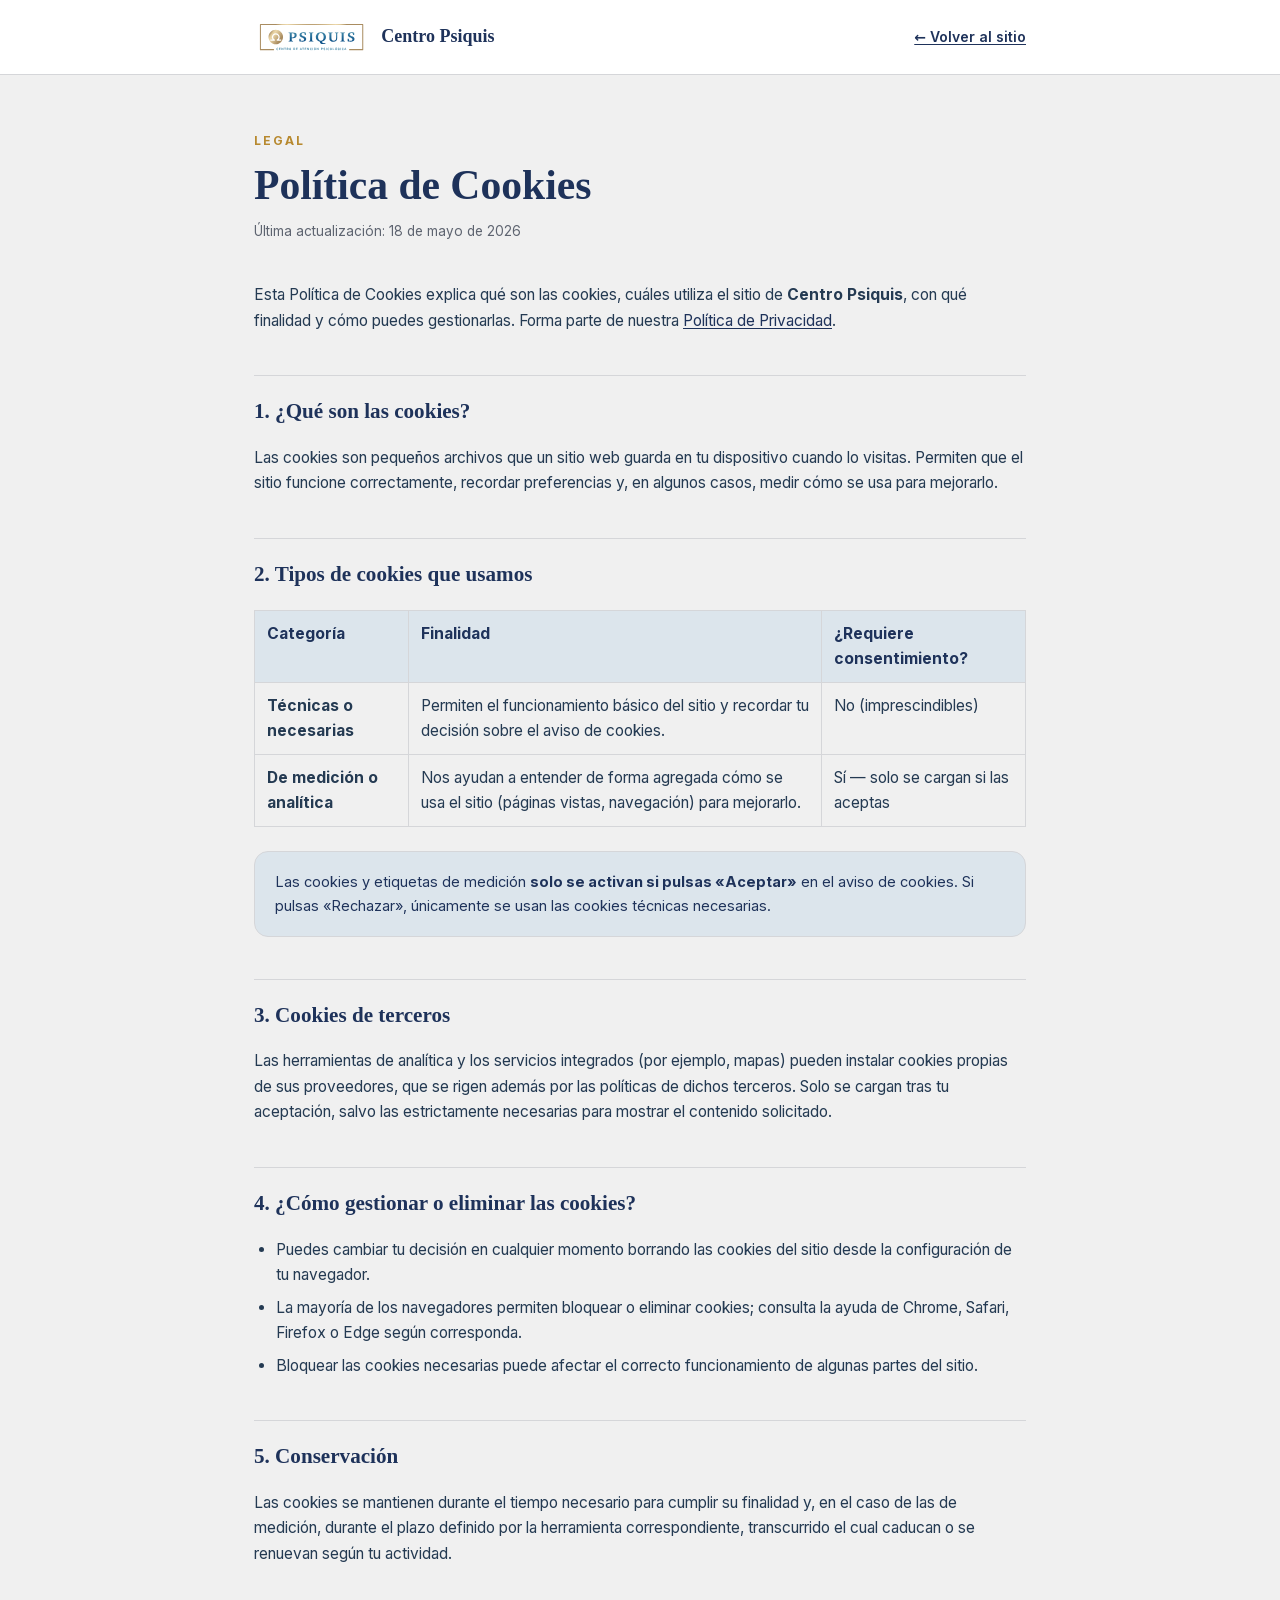
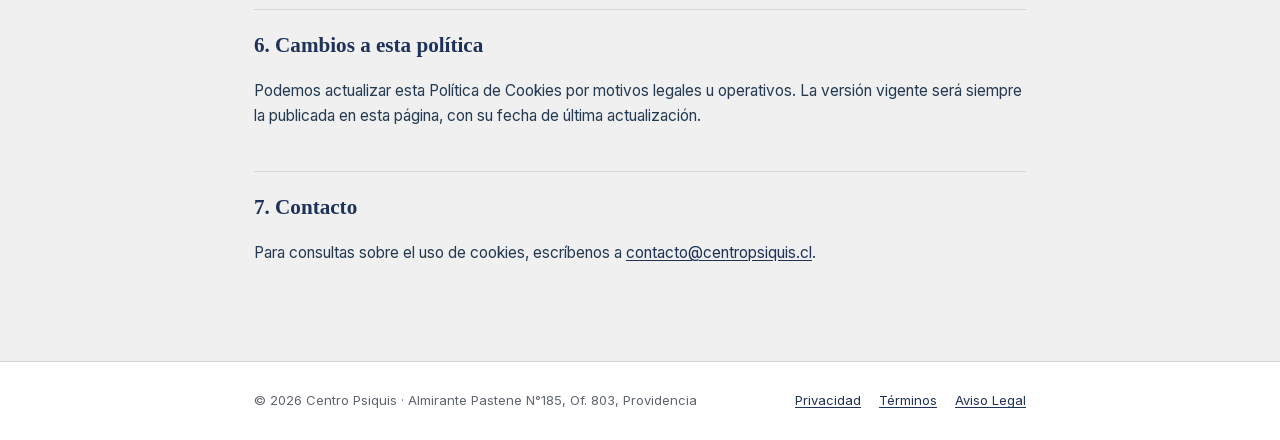
<file: cookies.html>
<!DOCTYPE html>
<html lang="es-CL">
<head>
<meta charset="UTF-8" />
<meta name="viewport" content="width=device-width, initial-scale=1, viewport-fit=cover" />
<title>Política de Cookies — Centro Psiquis</title>
<meta name="description" content="Política de Cookies de Centro Psiquis: qué cookies usamos, con qué finalidad y cómo gestionarlas." />
<meta name="robots" content="noindex, follow" />
<link rel="stylesheet" href="fonts.css" />
<style>
  :root{
    --ink:#1E325A;--text-2:#5E6470;--brand-900:#1E325A;--brand-700:#16243F;
    --brand-100:#DCE5EC;--gold-600:#B7892F;--gold-400:#C9A14A;
    --bg:#F0F0F0;--surface:#FFFFFF;--border:#D5D6D9;
    --r-md:14px;--r-lg:20px;--shadow-sm:0 2px 10px rgba(30,50,90,.06);
    --font-head:"Lora",Georgia,serif;--font-body:"Inter",system-ui,-apple-system,Segoe UI,Roboto,sans-serif;
  }
  *{box-sizing:border-box}
  body{margin:0;background:var(--bg);color:var(--ink);font-family:var(--font-body);-webkit-font-smoothing:antialiased;line-height:1.65}
  a{color:var(--brand-900);text-decoration:underline;text-underline-offset:2px}
  a:hover{color:var(--gold-600)}
  .topbar{background:var(--surface);border-bottom:1px solid var(--border)}
  .wrap{max-width:820px;margin:0 auto;padding:0 24px}
  .topbar .wrap{display:flex;align-items:center;justify-content:space-between;padding-top:18px;padding-bottom:18px}
  .brand{display:flex;align-items:center;gap:12px;text-decoration:none;color:var(--brand-900)}
  .brand img{height:38px;width:auto;display:block}
  .brand strong{font-family:var(--font-head);font-weight:700;font-size:18px}
  .back{font-size:14px;font-weight:600}
  main{padding:56px 0 80px}
  .eyebrow{font-size:12px;font-weight:700;letter-spacing:.16em;text-transform:uppercase;color:var(--gold-600);margin:0 0 10px}
  h1{font-family:var(--font-head);font-weight:700;font-size:clamp(1.9rem,4vw,2.6rem);line-height:1.18;margin:0 0 10px;color:var(--brand-900)}
  .updated{font-size:13.5px;color:var(--text-2);margin:0 0 40px}
  h2{font-family:var(--font-head);font-weight:700;font-size:1.32rem;color:var(--brand-900);margin:42px 0 12px;padding-top:18px;border-top:1px solid var(--border)}
  h3{font-family:var(--font-body);font-weight:700;font-size:1.02rem;color:var(--brand-900);margin:24px 0 8px}
  p,li,td,th{font-size:15.5px;color:#243a52}
  ul,ol{padding-left:22px}
  li{margin:7px 0}
  table{width:100%;border-collapse:collapse;margin:18px 0;font-size:14px}
  th,td{text-align:left;padding:10px 12px;border:1px solid var(--border);vertical-align:top}
  th{background:var(--brand-100);font-weight:700;color:var(--brand-900)}
  .note{background:var(--brand-100);border:1px solid var(--border);border-radius:var(--r-md);padding:18px 20px;margin:24px 0;font-size:14.5px}
  footer{background:var(--surface);border-top:1px solid var(--border);padding:28px 0;font-size:13px;color:var(--text-2)}
  footer .wrap{display:flex;flex-wrap:wrap;gap:8px 18px;justify-content:space-between}
  footer nav a{margin-left:14px}
</style>
</head>
<body>
  <header class="topbar">
    <div class="wrap">
      <a class="brand" href="/">
        <img src="assets/logo-psiquis.svg" alt="Centro Psiquis" />
        <strong>Centro Psiquis</strong>
      </a>
      <a class="back" href="/">← Volver al sitio</a>
    </div>
  </header>

  <main>
    <div class="wrap">
      <p class="eyebrow">Legal</p>
      <h1>Política de Cookies</h1>
      <p class="updated">Última actualización: 18 de mayo de 2026</p>

      <p>Esta Política de Cookies explica qué son las cookies, cuáles utiliza el sitio de <strong>Centro Psiquis</strong>, con qué finalidad y cómo puedes gestionarlas. Forma parte de nuestra <a href="privacidad.html">Política de Privacidad</a>.</p>

      <h2>1. ¿Qué son las cookies?</h2>
      <p>Las cookies son pequeños archivos que un sitio web guarda en tu dispositivo cuando lo visitas. Permiten que el sitio funcione correctamente, recordar preferencias y, en algunos casos, medir cómo se usa para mejorarlo.</p>

      <h2>2. Tipos de cookies que usamos</h2>
      <table>
        <tr><th>Categoría</th><th>Finalidad</th><th>¿Requiere consentimiento?</th></tr>
        <tr>
          <td><strong>Técnicas o necesarias</strong></td>
          <td>Permiten el funcionamiento básico del sitio y recordar tu decisión sobre el aviso de cookies.</td>
          <td>No (imprescindibles)</td>
        </tr>
        <tr>
          <td><strong>De medición o analítica</strong></td>
          <td>Nos ayudan a entender de forma agregada cómo se usa el sitio (páginas vistas, navegación) para mejorarlo.</td>
          <td>Sí — solo se cargan si las aceptas</td>
        </tr>
      </table>
      <div class="note">Las cookies y etiquetas de medición <strong>solo se activan si pulsas «Aceptar»</strong> en el aviso de cookies. Si pulsas «Rechazar», únicamente se usan las cookies técnicas necesarias.</div>

      <h2>3. Cookies de terceros</h2>
      <p>Las herramientas de analítica y los servicios integrados (por ejemplo, mapas) pueden instalar cookies propias de sus proveedores, que se rigen además por las políticas de dichos terceros. Solo se cargan tras tu aceptación, salvo las estrictamente necesarias para mostrar el contenido solicitado.</p>

      <h2>4. ¿Cómo gestionar o eliminar las cookies?</h2>
      <ul>
        <li>Puedes cambiar tu decisión en cualquier momento borrando las cookies del sitio desde la configuración de tu navegador.</li>
        <li>La mayoría de los navegadores permiten bloquear o eliminar cookies; consulta la ayuda de Chrome, Safari, Firefox o Edge según corresponda.</li>
        <li>Bloquear las cookies necesarias puede afectar el correcto funcionamiento de algunas partes del sitio.</li>
      </ul>

      <h2>5. Conservación</h2>
      <p>Las cookies se mantienen durante el tiempo necesario para cumplir su finalidad y, en el caso de las de medición, durante el plazo definido por la herramienta correspondiente, transcurrido el cual caducan o se renuevan según tu actividad.</p>

      <h2>6. Cambios a esta política</h2>
      <p>Podemos actualizar esta Política de Cookies por motivos legales u operativos. La versión vigente será siempre la publicada en esta página, con su fecha de última actualización.</p>

      <h2>7. Contacto</h2>
      <p>Para consultas sobre el uso de cookies, escríbenos a <a href="mailto:contacto@centropsiquis.cl">contacto@centropsiquis.cl</a>.</p>
    </div>
  </main>

  <footer>
    <div class="wrap">
      <span>© 2026 Centro Psiquis · Almirante Pastene N°185, Of. 803, Providencia</span>
      <nav>
        <a href="privacidad.html">Privacidad</a>
        <a href="terminos.html">Términos</a>
        <a href="aviso-legal.html">Aviso Legal</a>
      </nav>
    </div>
  </footer>
</body>
</html>
</file>
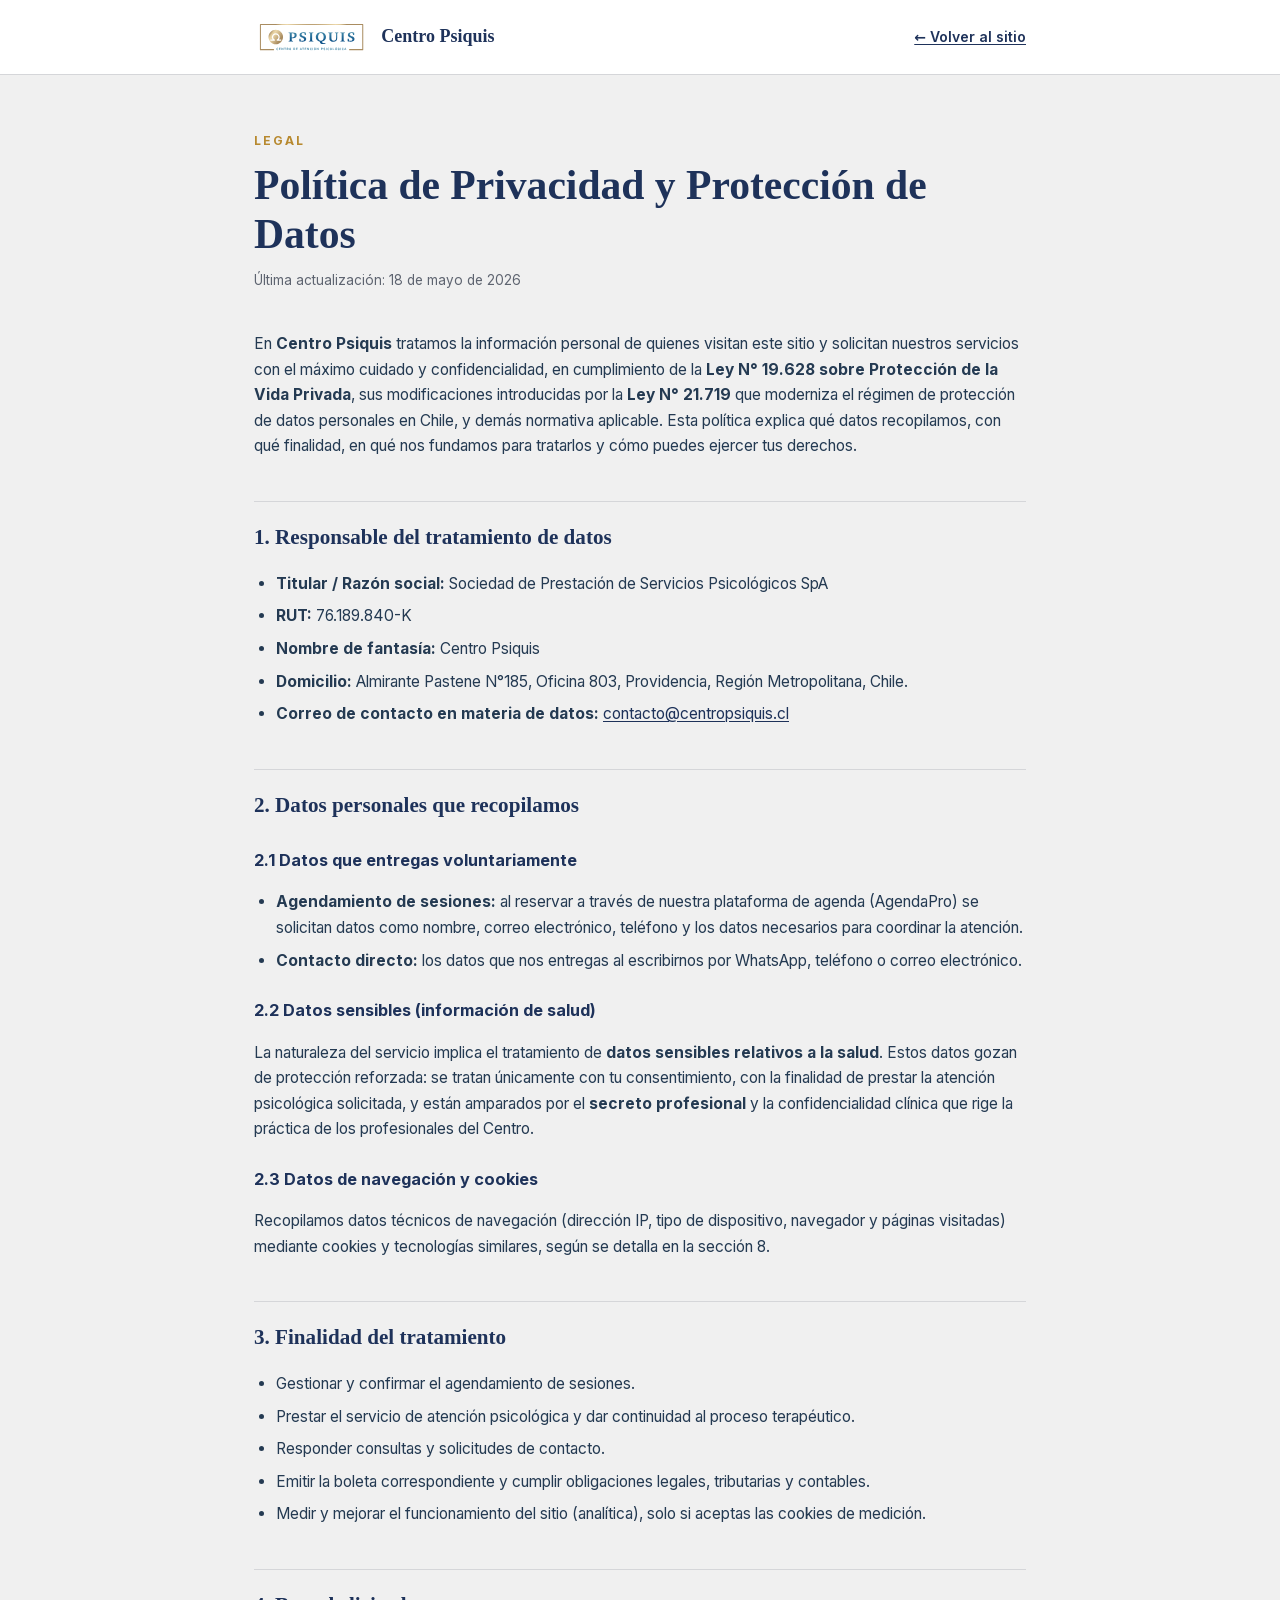
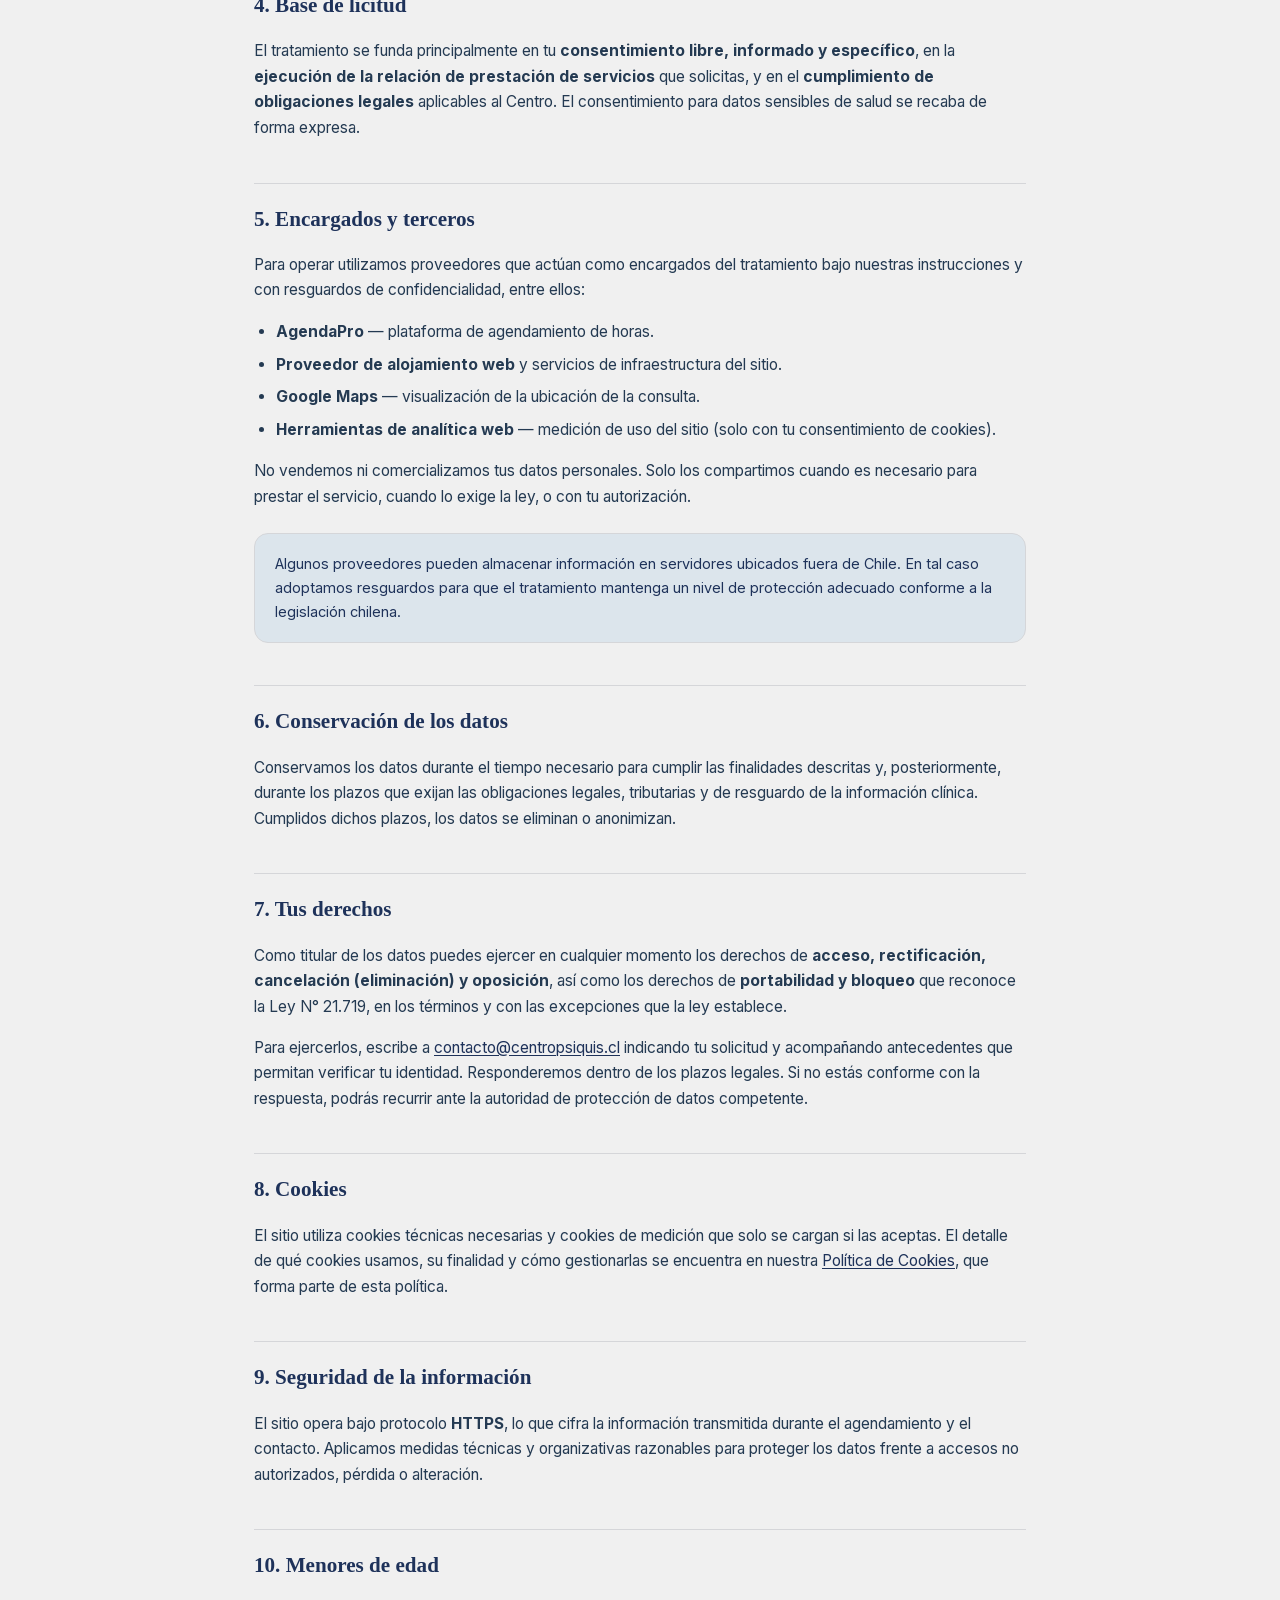
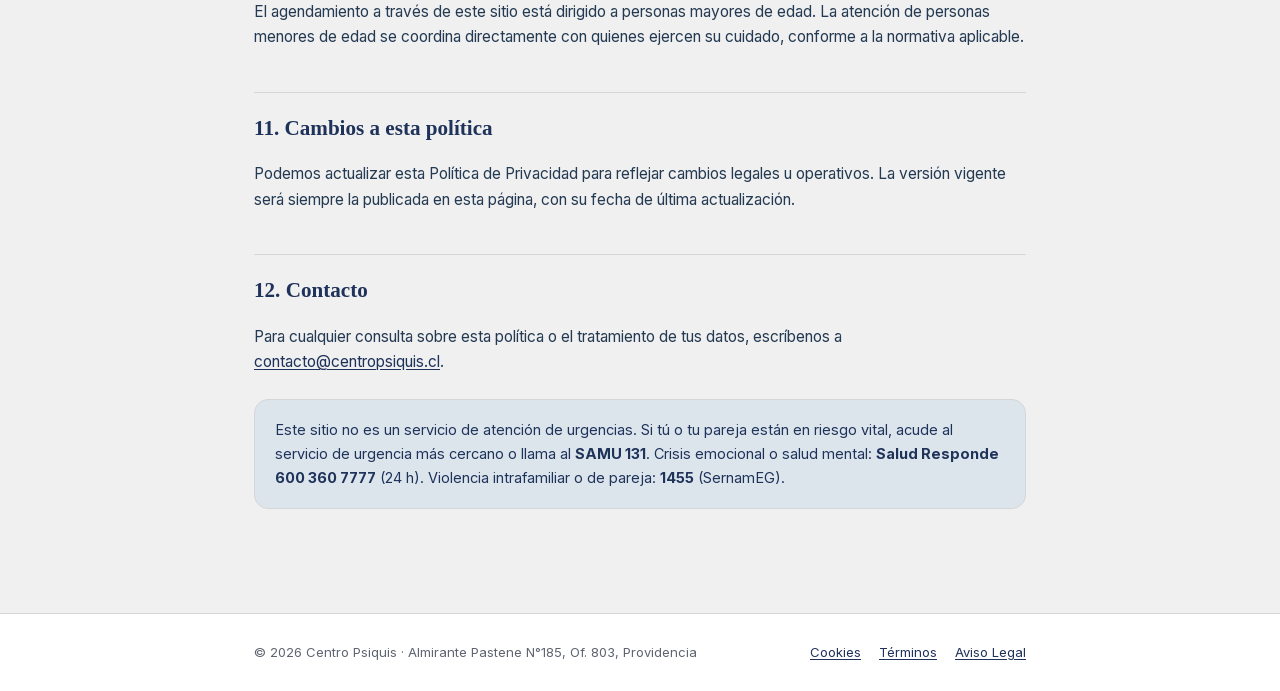
<file: privacidad.html>
<!DOCTYPE html>
<html lang="es-CL">
<head>
<meta charset="UTF-8" />
<meta name="viewport" content="width=device-width, initial-scale=1, viewport-fit=cover" />
<title>Política de Privacidad — Centro Psiquis</title>
<meta name="description" content="Política de Privacidad y tratamiento de datos personales de Centro Psiquis, conforme a la Ley N° 19.628 y la Ley N° 21.719 de Chile." />
<meta name="robots" content="noindex, follow" />
<link rel="stylesheet" href="fonts.css" />
<style>
  :root{
    --ink:#1E325A;--text-2:#5E6470;--brand-900:#1E325A;--brand-700:#16243F;
    --brand-100:#DCE5EC;--gold-600:#B7892F;--gold-400:#C9A14A;
    --bg:#F0F0F0;--surface:#FFFFFF;--border:#D5D6D9;
    --r-md:14px;--r-lg:20px;--shadow-sm:0 2px 10px rgba(30,50,90,.06);
    --font-head:"Lora",Georgia,serif;--font-body:"Inter",system-ui,-apple-system,Segoe UI,Roboto,sans-serif;
  }
  *{box-sizing:border-box}
  body{margin:0;background:var(--bg);color:var(--ink);font-family:var(--font-body);-webkit-font-smoothing:antialiased;line-height:1.65}
  a{color:var(--brand-900);text-decoration:underline;text-underline-offset:2px}
  a:hover{color:var(--gold-600)}
  .topbar{background:var(--surface);border-bottom:1px solid var(--border)}
  .wrap{max-width:820px;margin:0 auto;padding:0 24px}
  .topbar .wrap{display:flex;align-items:center;justify-content:space-between;padding-top:18px;padding-bottom:18px}
  .brand{display:flex;align-items:center;gap:12px;text-decoration:none;color:var(--brand-900)}
  .brand img{height:38px;width:auto;display:block}
  .brand strong{font-family:var(--font-head);font-weight:700;font-size:18px}
  .back{font-size:14px;font-weight:600}
  main{padding:56px 0 80px}
  .eyebrow{font-size:12px;font-weight:700;letter-spacing:.16em;text-transform:uppercase;color:var(--gold-600);margin:0 0 10px}
  h1{font-family:var(--font-head);font-weight:700;font-size:clamp(1.9rem,4vw,2.6rem);line-height:1.18;margin:0 0 10px;color:var(--brand-900)}
  .updated{font-size:13.5px;color:var(--text-2);margin:0 0 40px}
  h2{font-family:var(--font-head);font-weight:700;font-size:1.32rem;color:var(--brand-900);margin:42px 0 12px;padding-top:18px;border-top:1px solid var(--border)}
  h3{font-family:var(--font-body);font-weight:700;font-size:1.02rem;color:var(--brand-900);margin:24px 0 8px}
  p,li{font-size:15.5px;color:#243a52}
  ul,ol{padding-left:22px}
  li{margin:7px 0}
  .note{background:var(--brand-100);border:1px solid var(--border);border-radius:var(--r-md);padding:18px 20px;margin:24px 0;font-size:14.5px}
  .ph{background:#FBEFD6;border:1px dashed var(--gold-400);border-radius:6px;padding:1px 7px;font-weight:600;font-size:.92em}
  footer{background:var(--surface);border-top:1px solid var(--border);padding:28px 0;font-size:13px;color:var(--text-2)}
  footer .wrap{display:flex;flex-wrap:wrap;gap:8px 18px;justify-content:space-between}
  footer nav a{margin-left:14px}
</style>
</head>
<body>
  <header class="topbar">
    <div class="wrap">
      <a class="brand" href="/">
        <img src="assets/logo-psiquis.svg" alt="Centro Psiquis" />
        <strong>Centro Psiquis</strong>
      </a>
      <a class="back" href="/">← Volver al sitio</a>
    </div>
  </header>

  <main>
    <div class="wrap">
      <p class="eyebrow">Legal</p>
      <h1>Política de Privacidad y Protección de Datos</h1>
      <p class="updated">Última actualización: 18 de mayo de 2026</p>

      <p>En <strong>Centro Psiquis</strong> tratamos la información personal de quienes visitan este sitio y solicitan nuestros servicios con el máximo cuidado y confidencialidad, en cumplimiento de la <strong>Ley N° 19.628 sobre Protección de la Vida Privada</strong>, sus modificaciones introducidas por la <strong>Ley N° 21.719</strong> que moderniza el régimen de protección de datos personales en Chile, y demás normativa aplicable. Esta política explica qué datos recopilamos, con qué finalidad, en qué nos fundamos para tratarlos y cómo puedes ejercer tus derechos.</p>

      <h2>1. Responsable del tratamiento de datos</h2>
      <ul>
        <li><strong>Titular / Razón social:</strong> Sociedad de Prestación de Servicios Psicológicos SpA</li>
        <li><strong>RUT:</strong> 76.189.840-K</li>
        <li><strong>Nombre de fantasía:</strong> Centro Psiquis</li>
        <li><strong>Domicilio:</strong> Almirante Pastene N°185, Oficina 803, Providencia, Región Metropolitana, Chile.</li>
        <li><strong>Correo de contacto en materia de datos:</strong> <a href="mailto:contacto@centropsiquis.cl">contacto@centropsiquis.cl</a></li>
      </ul>

      <h2>2. Datos personales que recopilamos</h2>
      <h3>2.1 Datos que entregas voluntariamente</h3>
      <ul>
        <li><strong>Agendamiento de sesiones:</strong> al reservar a través de nuestra plataforma de agenda (AgendaPro) se solicitan datos como nombre, correo electrónico, teléfono y los datos necesarios para coordinar la atención.</li>
        <li><strong>Contacto directo:</strong> los datos que nos entregas al escribirnos por WhatsApp, teléfono o correo electrónico.</li>
      </ul>
      <h3>2.2 Datos sensibles (información de salud)</h3>
      <p>La naturaleza del servicio implica el tratamiento de <strong>datos sensibles relativos a la salud</strong>. Estos datos gozan de protección reforzada: se tratan únicamente con tu consentimiento, con la finalidad de prestar la atención psicológica solicitada, y están amparados por el <strong>secreto profesional</strong> y la confidencialidad clínica que rige la práctica de los profesionales del Centro.</p>
      <h3>2.3 Datos de navegación y cookies</h3>
      <p>Recopilamos datos técnicos de navegación (dirección IP, tipo de dispositivo, navegador y páginas visitadas) mediante cookies y tecnologías similares, según se detalla en la sección 8.</p>

      <h2>3. Finalidad del tratamiento</h2>
      <ul>
        <li>Gestionar y confirmar el agendamiento de sesiones.</li>
        <li>Prestar el servicio de atención psicológica y dar continuidad al proceso terapéutico.</li>
        <li>Responder consultas y solicitudes de contacto.</li>
        <li>Emitir la boleta correspondiente y cumplir obligaciones legales, tributarias y contables.</li>
        <li>Medir y mejorar el funcionamiento del sitio (analítica), solo si aceptas las cookies de medición.</li>
      </ul>

      <h2>4. Base de licitud</h2>
      <p>El tratamiento se funda principalmente en tu <strong>consentimiento libre, informado y específico</strong>, en la <strong>ejecución de la relación de prestación de servicios</strong> que solicitas, y en el <strong>cumplimiento de obligaciones legales</strong> aplicables al Centro. El consentimiento para datos sensibles de salud se recaba de forma expresa.</p>

      <h2>5. Encargados y terceros</h2>
      <p>Para operar utilizamos proveedores que actúan como encargados del tratamiento bajo nuestras instrucciones y con resguardos de confidencialidad, entre ellos:</p>
      <ul>
        <li><strong>AgendaPro</strong> — plataforma de agendamiento de horas.</li>
        <li><strong>Proveedor de alojamiento web</strong> y servicios de infraestructura del sitio.</li>
        <li><strong>Google Maps</strong> — visualización de la ubicación de la consulta.</li>
        <li><strong>Herramientas de analítica web</strong> — medición de uso del sitio (solo con tu consentimiento de cookies).</li>
      </ul>
      <p>No vendemos ni comercializamos tus datos personales. Solo los compartimos cuando es necesario para prestar el servicio, cuando lo exige la ley, o con tu autorización.</p>
      <div class="note">Algunos proveedores pueden almacenar información en servidores ubicados fuera de Chile. En tal caso adoptamos resguardos para que el tratamiento mantenga un nivel de protección adecuado conforme a la legislación chilena.</div>

      <h2>6. Conservación de los datos</h2>
      <p>Conservamos los datos durante el tiempo necesario para cumplir las finalidades descritas y, posteriormente, durante los plazos que exijan las obligaciones legales, tributarias y de resguardo de la información clínica. Cumplidos dichos plazos, los datos se eliminan o anonimizan.</p>

      <h2>7. Tus derechos</h2>
      <p>Como titular de los datos puedes ejercer en cualquier momento los derechos de <strong>acceso, rectificación, cancelación (eliminación) y oposición</strong>, así como los derechos de <strong>portabilidad y bloqueo</strong> que reconoce la Ley N° 21.719, en los términos y con las excepciones que la ley establece.</p>
      <p>Para ejercerlos, escribe a <a href="mailto:contacto@centropsiquis.cl">contacto@centropsiquis.cl</a> indicando tu solicitud y acompañando antecedentes que permitan verificar tu identidad. Responderemos dentro de los plazos legales. Si no estás conforme con la respuesta, podrás recurrir ante la autoridad de protección de datos competente.</p>

      <h2>8. Cookies</h2>
      <p>El sitio utiliza cookies técnicas necesarias y cookies de medición que solo se cargan si las aceptas. El detalle de qué cookies usamos, su finalidad y cómo gestionarlas se encuentra en nuestra <a href="cookies.html">Política de Cookies</a>, que forma parte de esta política.</p>

      <h2>9. Seguridad de la información</h2>
      <p>El sitio opera bajo protocolo <strong>HTTPS</strong>, lo que cifra la información transmitida durante el agendamiento y el contacto. Aplicamos medidas técnicas y organizativas razonables para proteger los datos frente a accesos no autorizados, pérdida o alteración.</p>

      <h2>10. Menores de edad</h2>
      <p>El agendamiento a través de este sitio está dirigido a personas mayores de edad. La atención de personas menores de edad se coordina directamente con quienes ejercen su cuidado, conforme a la normativa aplicable.</p>

      <h2>11. Cambios a esta política</h2>
      <p>Podemos actualizar esta Política de Privacidad para reflejar cambios legales u operativos. La versión vigente será siempre la publicada en esta página, con su fecha de última actualización.</p>

      <h2>12. Contacto</h2>
      <p>Para cualquier consulta sobre esta política o el tratamiento de tus datos, escríbenos a <a href="mailto:contacto@centropsiquis.cl">contacto@centropsiquis.cl</a>.</p>

      <div class="note">Este sitio no es un servicio de atención de urgencias. Si tú o tu pareja están en riesgo vital, acude al servicio de urgencia más cercano o llama al <strong>SAMU 131</strong>. Crisis emocional o salud mental: <strong>Salud Responde 600 360 7777</strong> (24 h). Violencia intrafamiliar o de pareja: <strong>1455</strong> (SernamEG).</div>
    </div>
  </main>

  <footer>
    <div class="wrap">
      <span>© 2026 Centro Psiquis · Almirante Pastene N°185, Of. 803, Providencia</span>
      <nav>
        <a href="cookies.html">Cookies</a>
        <a href="terminos.html">Términos</a>
        <a href="aviso-legal.html">Aviso Legal</a>
      </nav>
    </div>
  </footer>
</body>
</html>
</file>
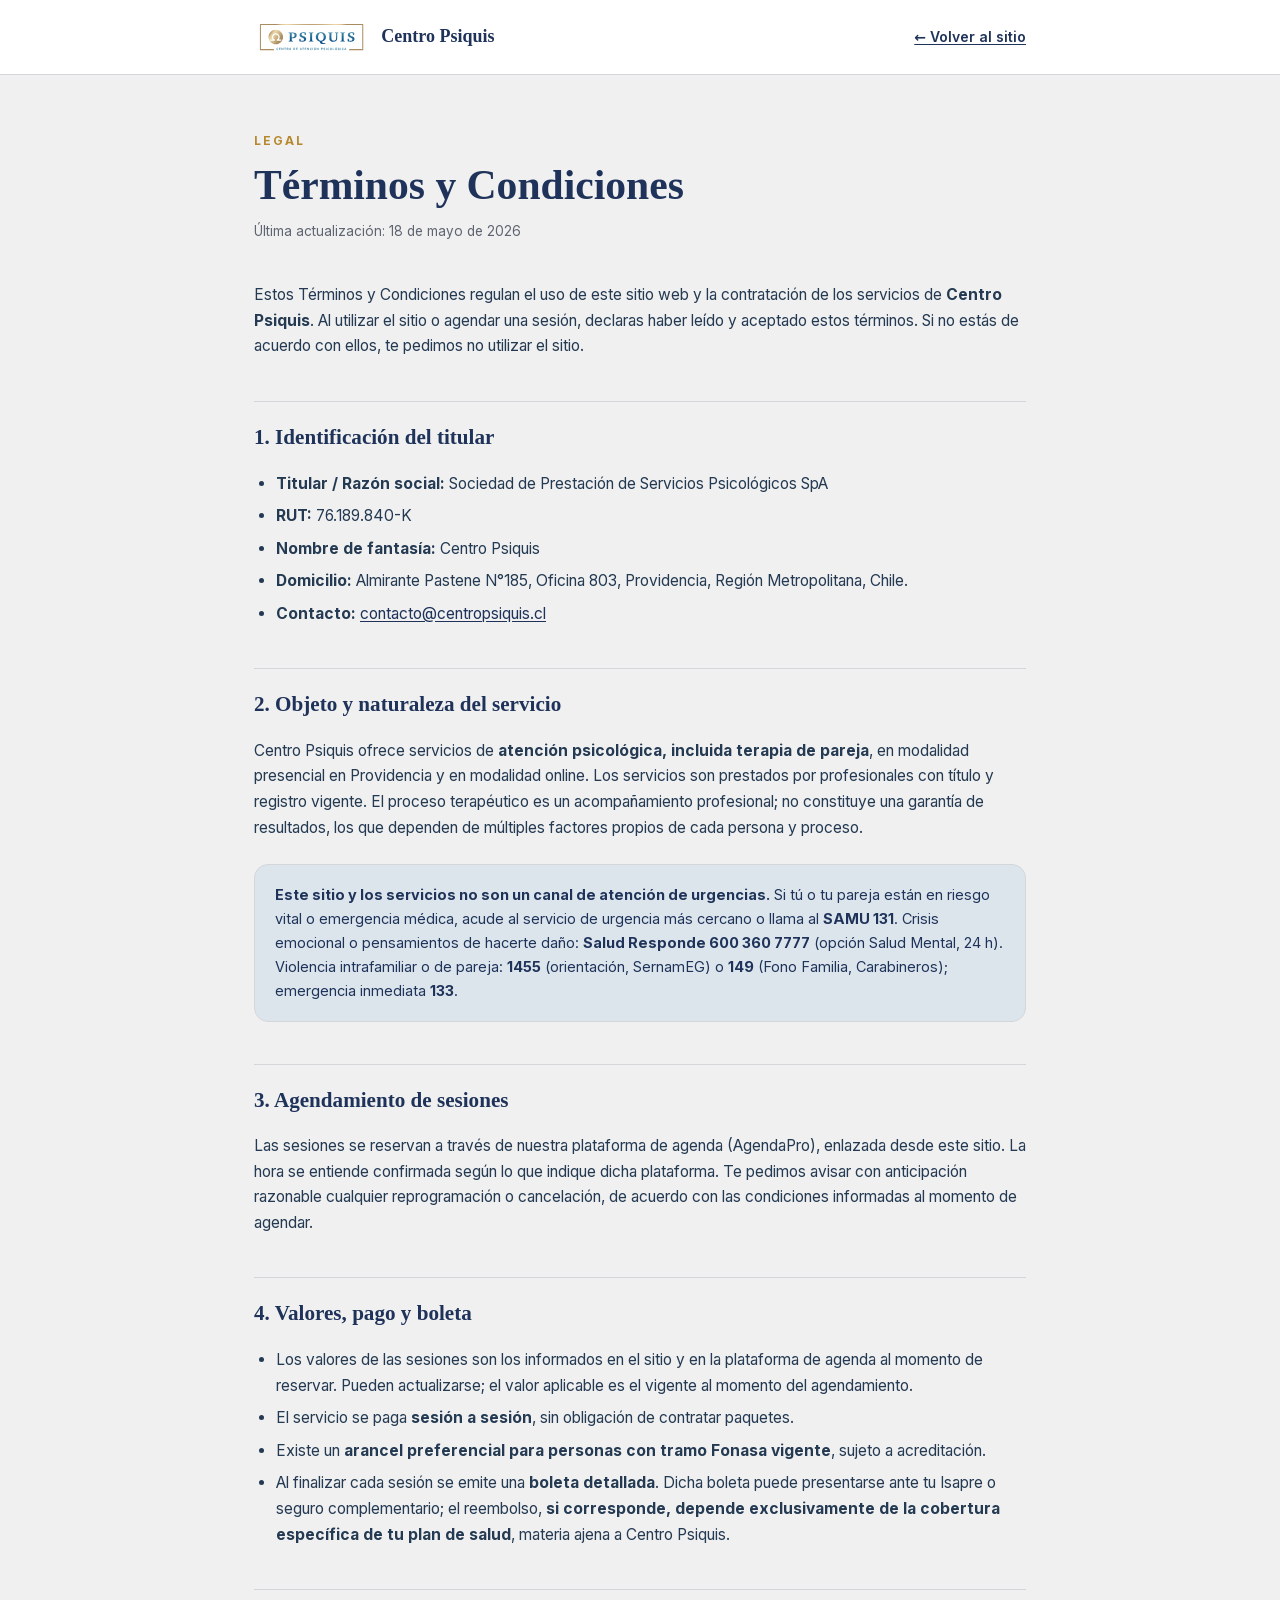
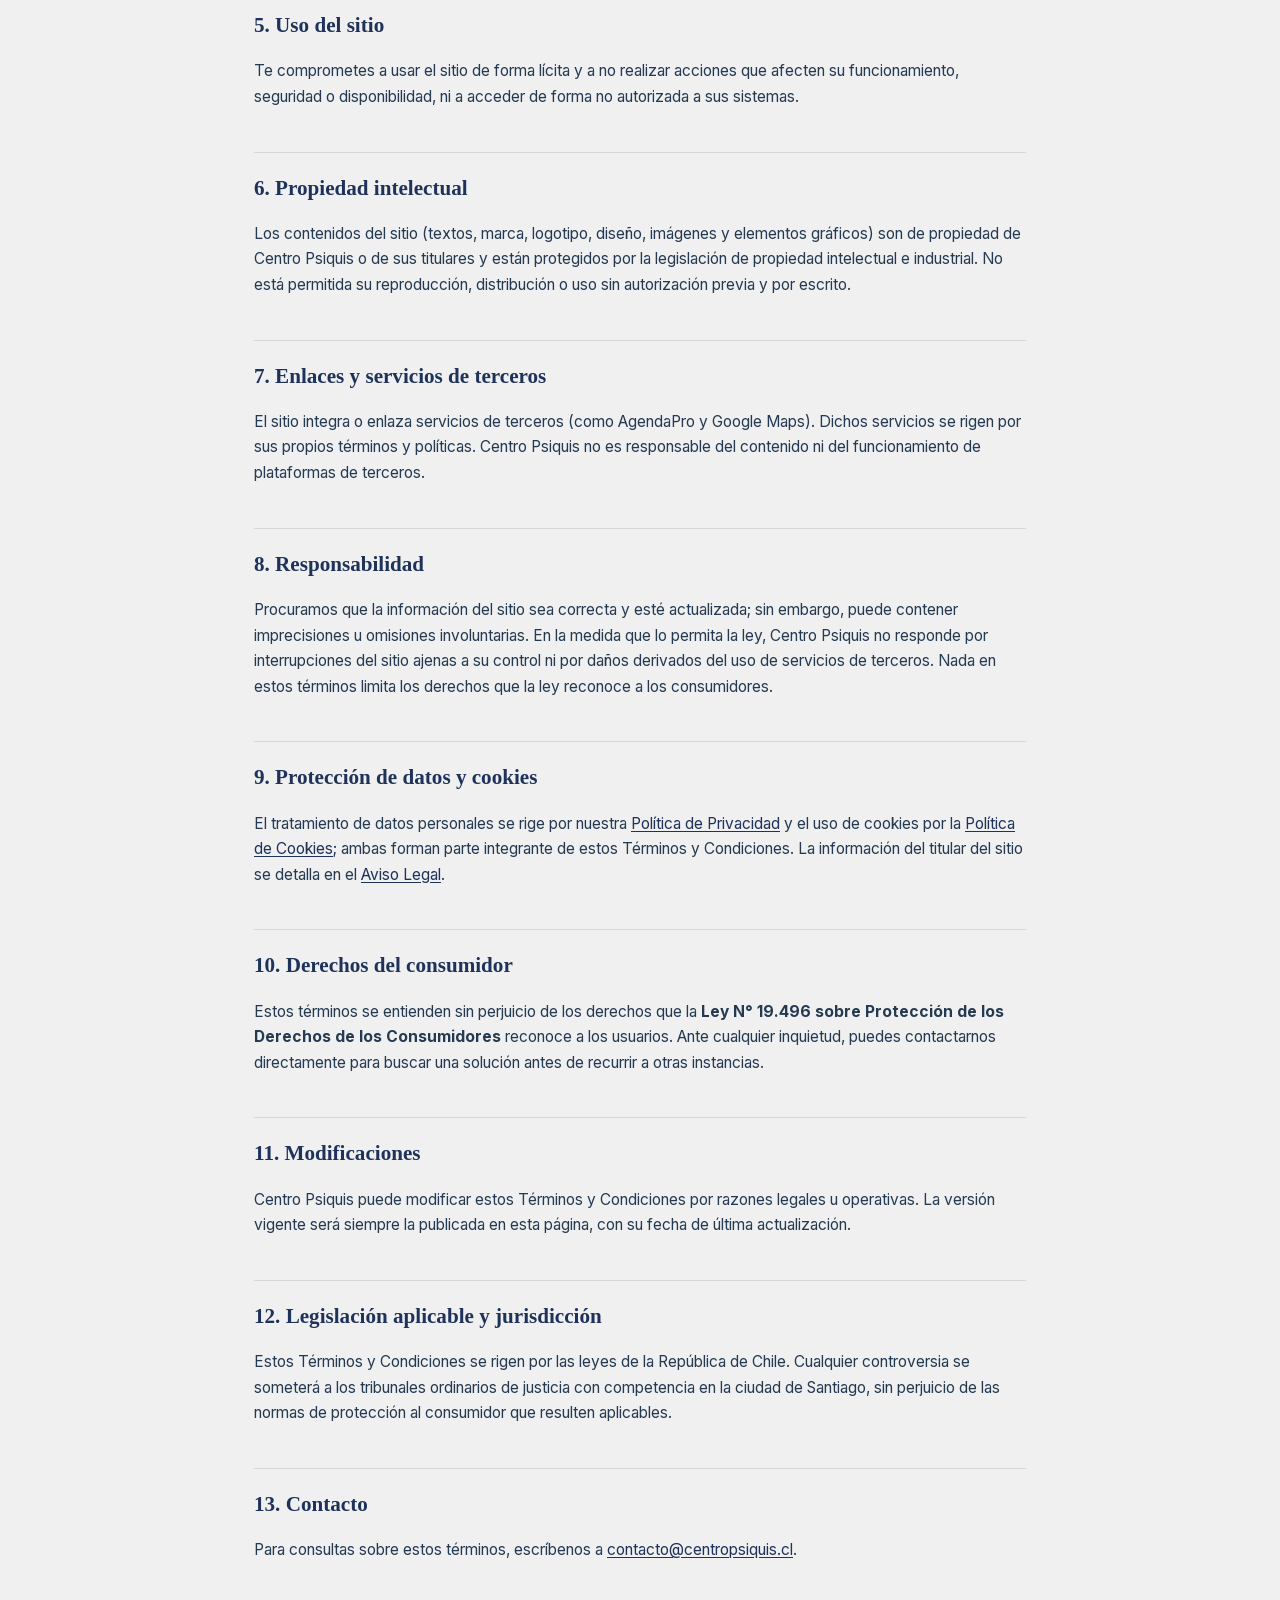
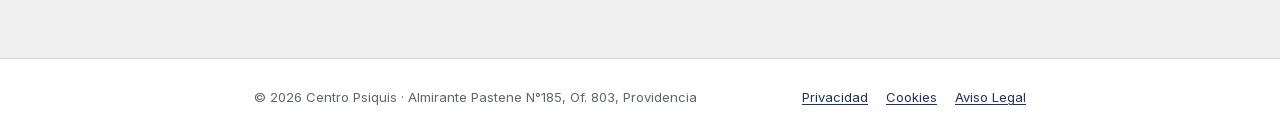
<file: terminos.html>
<!DOCTYPE html>
<html lang="es-CL">
<head>
<meta charset="UTF-8" />
<meta name="viewport" content="width=device-width, initial-scale=1, viewport-fit=cover" />
<title>Términos y Condiciones — Centro Psiquis</title>
<meta name="description" content="Términos y Condiciones de uso del sitio y de los servicios de Centro Psiquis, conforme a la legislación chilena." />
<meta name="robots" content="noindex, follow" />
<link rel="stylesheet" href="fonts.css" />
<style>
  :root{
    --ink:#1E325A;--text-2:#5E6470;--brand-900:#1E325A;--brand-700:#16243F;
    --brand-100:#DCE5EC;--gold-600:#B7892F;--gold-400:#C9A14A;
    --bg:#F0F0F0;--surface:#FFFFFF;--border:#D5D6D9;
    --r-md:14px;--r-lg:20px;--shadow-sm:0 2px 10px rgba(30,50,90,.06);
    --font-head:"Lora",Georgia,serif;--font-body:"Inter",system-ui,-apple-system,Segoe UI,Roboto,sans-serif;
  }
  *{box-sizing:border-box}
  body{margin:0;background:var(--bg);color:var(--ink);font-family:var(--font-body);-webkit-font-smoothing:antialiased;line-height:1.65}
  a{color:var(--brand-900);text-decoration:underline;text-underline-offset:2px}
  a:hover{color:var(--gold-600)}
  .topbar{background:var(--surface);border-bottom:1px solid var(--border)}
  .wrap{max-width:820px;margin:0 auto;padding:0 24px}
  .topbar .wrap{display:flex;align-items:center;justify-content:space-between;padding-top:18px;padding-bottom:18px}
  .brand{display:flex;align-items:center;gap:12px;text-decoration:none;color:var(--brand-900)}
  .brand img{height:38px;width:auto;display:block}
  .brand strong{font-family:var(--font-head);font-weight:700;font-size:18px}
  .back{font-size:14px;font-weight:600}
  main{padding:56px 0 80px}
  .eyebrow{font-size:12px;font-weight:700;letter-spacing:.16em;text-transform:uppercase;color:var(--gold-600);margin:0 0 10px}
  h1{font-family:var(--font-head);font-weight:700;font-size:clamp(1.9rem,4vw,2.6rem);line-height:1.18;margin:0 0 10px;color:var(--brand-900)}
  .updated{font-size:13.5px;color:var(--text-2);margin:0 0 40px}
  h2{font-family:var(--font-head);font-weight:700;font-size:1.32rem;color:var(--brand-900);margin:42px 0 12px;padding-top:18px;border-top:1px solid var(--border)}
  h3{font-family:var(--font-body);font-weight:700;font-size:1.02rem;color:var(--brand-900);margin:24px 0 8px}
  p,li{font-size:15.5px;color:#243a52}
  ul,ol{padding-left:22px}
  li{margin:7px 0}
  .note{background:var(--brand-100);border:1px solid var(--border);border-radius:var(--r-md);padding:18px 20px;margin:24px 0;font-size:14.5px}
  .ph{background:#FBEFD6;border:1px dashed var(--gold-400);border-radius:6px;padding:1px 7px;font-weight:600;font-size:.92em}
  footer{background:var(--surface);border-top:1px solid var(--border);padding:28px 0;font-size:13px;color:var(--text-2)}
  footer .wrap{display:flex;flex-wrap:wrap;gap:8px 18px;justify-content:space-between}
  footer nav a{margin-left:14px}
</style>
</head>
<body>
  <header class="topbar">
    <div class="wrap">
      <a class="brand" href="/">
        <img src="assets/logo-psiquis.svg" alt="Centro Psiquis" />
        <strong>Centro Psiquis</strong>
      </a>
      <a class="back" href="/">← Volver al sitio</a>
    </div>
  </header>

  <main>
    <div class="wrap">
      <p class="eyebrow">Legal</p>
      <h1>Términos y Condiciones</h1>
      <p class="updated">Última actualización: 18 de mayo de 2026</p>

      <p>Estos Términos y Condiciones regulan el uso de este sitio web y la contratación de los servicios de <strong>Centro Psiquis</strong>. Al utilizar el sitio o agendar una sesión, declaras haber leído y aceptado estos términos. Si no estás de acuerdo con ellos, te pedimos no utilizar el sitio.</p>

      <h2>1. Identificación del titular</h2>
      <ul>
        <li><strong>Titular / Razón social:</strong> Sociedad de Prestación de Servicios Psicológicos SpA</li>
        <li><strong>RUT:</strong> 76.189.840-K</li>
        <li><strong>Nombre de fantasía:</strong> Centro Psiquis</li>
        <li><strong>Domicilio:</strong> Almirante Pastene N°185, Oficina 803, Providencia, Región Metropolitana, Chile.</li>
        <li><strong>Contacto:</strong> <a href="mailto:contacto@centropsiquis.cl">contacto@centropsiquis.cl</a></li>
      </ul>

      <h2>2. Objeto y naturaleza del servicio</h2>
      <p>Centro Psiquis ofrece servicios de <strong>atención psicológica, incluida terapia de pareja</strong>, en modalidad presencial en Providencia y en modalidad online. Los servicios son prestados por profesionales con título y registro vigente. El proceso terapéutico es un acompañamiento profesional; no constituye una garantía de resultados, los que dependen de múltiples factores propios de cada persona y proceso.</p>
      <div class="note"><strong>Este sitio y los servicios no son un canal de atención de urgencias.</strong> Si tú o tu pareja están en riesgo vital o emergencia médica, acude al servicio de urgencia más cercano o llama al <strong>SAMU 131</strong>. Crisis emocional o pensamientos de hacerte daño: <strong>Salud Responde 600 360 7777</strong> (opción Salud Mental, 24 h). Violencia intrafamiliar o de pareja: <strong>1455</strong> (orientación, SernamEG) o <strong>149</strong> (Fono Familia, Carabineros); emergencia inmediata <strong>133</strong>.</div>

      <h2>3. Agendamiento de sesiones</h2>
      <p>Las sesiones se reservan a través de nuestra plataforma de agenda (AgendaPro), enlazada desde este sitio. La hora se entiende confirmada según lo que indique dicha plataforma. Te pedimos avisar con anticipación razonable cualquier reprogramación o cancelación, de acuerdo con las condiciones informadas al momento de agendar.</p>

      <h2>4. Valores, pago y boleta</h2>
      <ul>
        <li>Los valores de las sesiones son los informados en el sitio y en la plataforma de agenda al momento de reservar. Pueden actualizarse; el valor aplicable es el vigente al momento del agendamiento.</li>
        <li>El servicio se paga <strong>sesión a sesión</strong>, sin obligación de contratar paquetes.</li>
        <li>Existe un <strong>arancel preferencial para personas con tramo Fonasa vigente</strong>, sujeto a acreditación.</li>
        <li>Al finalizar cada sesión se emite una <strong>boleta detallada</strong>. Dicha boleta puede presentarse ante tu Isapre o seguro complementario; el reembolso, <strong>si corresponde, depende exclusivamente de la cobertura específica de tu plan de salud</strong>, materia ajena a Centro Psiquis.</li>
      </ul>

      <h2>5. Uso del sitio</h2>
      <p>Te comprometes a usar el sitio de forma lícita y a no realizar acciones que afecten su funcionamiento, seguridad o disponibilidad, ni a acceder de forma no autorizada a sus sistemas.</p>

      <h2>6. Propiedad intelectual</h2>
      <p>Los contenidos del sitio (textos, marca, logotipo, diseño, imágenes y elementos gráficos) son de propiedad de Centro Psiquis o de sus titulares y están protegidos por la legislación de propiedad intelectual e industrial. No está permitida su reproducción, distribución o uso sin autorización previa y por escrito.</p>

      <h2>7. Enlaces y servicios de terceros</h2>
      <p>El sitio integra o enlaza servicios de terceros (como AgendaPro y Google Maps). Dichos servicios se rigen por sus propios términos y políticas. Centro Psiquis no es responsable del contenido ni del funcionamiento de plataformas de terceros.</p>

      <h2>8. Responsabilidad</h2>
      <p>Procuramos que la información del sitio sea correcta y esté actualizada; sin embargo, puede contener imprecisiones u omisiones involuntarias. En la medida que lo permita la ley, Centro Psiquis no responde por interrupciones del sitio ajenas a su control ni por daños derivados del uso de servicios de terceros. Nada en estos términos limita los derechos que la ley reconoce a los consumidores.</p>

      <h2>9. Protección de datos y cookies</h2>
      <p>El tratamiento de datos personales se rige por nuestra <a href="privacidad.html">Política de Privacidad</a> y el uso de cookies por la <a href="cookies.html">Política de Cookies</a>; ambas forman parte integrante de estos Términos y Condiciones. La información del titular del sitio se detalla en el <a href="aviso-legal.html">Aviso Legal</a>.</p>

      <h2>10. Derechos del consumidor</h2>
      <p>Estos términos se entienden sin perjuicio de los derechos que la <strong>Ley N° 19.496 sobre Protección de los Derechos de los Consumidores</strong> reconoce a los usuarios. Ante cualquier inquietud, puedes contactarnos directamente para buscar una solución antes de recurrir a otras instancias.</p>

      <h2>11. Modificaciones</h2>
      <p>Centro Psiquis puede modificar estos Términos y Condiciones por razones legales u operativas. La versión vigente será siempre la publicada en esta página, con su fecha de última actualización.</p>

      <h2>12. Legislación aplicable y jurisdicción</h2>
      <p>Estos Términos y Condiciones se rigen por las leyes de la República de Chile. Cualquier controversia se someterá a los tribunales ordinarios de justicia con competencia en la ciudad de Santiago, sin perjuicio de las normas de protección al consumidor que resulten aplicables.</p>

      <h2>13. Contacto</h2>
      <p>Para consultas sobre estos términos, escríbenos a <a href="mailto:contacto@centropsiquis.cl">contacto@centropsiquis.cl</a>.</p>
    </div>
  </main>

  <footer>
    <div class="wrap">
      <span>© 2026 Centro Psiquis · Almirante Pastene N°185, Of. 803, Providencia</span>
      <nav>
        <a href="privacidad.html">Privacidad</a>
        <a href="cookies.html">Cookies</a>
        <a href="aviso-legal.html">Aviso Legal</a>
      </nav>
    </div>
  </footer>
</body>
</html>
</file>
<file: styles.css>
/* cyrillic-ext */
@font-face {
  font-family: 'Inter';
  font-style: normal;
  font-weight: 400;
  font-display: swap;
  src: url(assets/fonts/f0-UcC73FwrK3iLTeHuS_nVMrMxCp50SjIa2JL7W0Q5n-wU.woff2) format('woff2');
  unicode-range: U+0460-052F, U+1C80-1C8A, U+20B4, U+2DE0-2DFF, U+A640-A69F, U+FE2E-FE2F;
}
/* cyrillic */
@font-face {
  font-family: 'Inter';
  font-style: normal;
  font-weight: 400;
  font-display: swap;
  src: url(assets/fonts/f1-UcC73FwrK3iLTeHuS_nVMrMxCp50SjIa0ZL7W0Q5n-wU.woff2) format('woff2');
  unicode-range: U+0301, U+0400-045F, U+0490-0491, U+04B0-04B1, U+2116;
}
/* greek-ext */
@font-face {
  font-family: 'Inter';
  font-style: normal;
  font-weight: 400;
  font-display: swap;
  src: url(assets/fonts/f2-UcC73FwrK3iLTeHuS_nVMrMxCp50SjIa2ZL7W0Q5n-wU.woff2) format('woff2');
  unicode-range: U+1F00-1FFF;
}
/* greek */
@font-face {
  font-family: 'Inter';
  font-style: normal;
  font-weight: 400;
  font-display: swap;
  src: url(assets/fonts/f3-UcC73FwrK3iLTeHuS_nVMrMxCp50SjIa1pL7W0Q5n-wU.woff2) format('woff2');
  unicode-range: U+0370-0377, U+037A-037F, U+0384-038A, U+038C, U+038E-03A1, U+03A3-03FF;
}
/* vietnamese */
@font-face {
  font-family: 'Inter';
  font-style: normal;
  font-weight: 400;
  font-display: swap;
  src: url(assets/fonts/f4-UcC73FwrK3iLTeHuS_nVMrMxCp50SjIa2pL7W0Q5n-wU.woff2) format('woff2');
  unicode-range: U+0102-0103, U+0110-0111, U+0128-0129, U+0168-0169, U+01A0-01A1, U+01AF-01B0, U+0300-0301, U+0303-0304, U+0308-0309, U+0323, U+0329, U+1EA0-1EF9, U+20AB;
}
/* latin-ext */
@font-face {
  font-family: 'Inter';
  font-style: normal;
  font-weight: 400;
  font-display: swap;
  src: url(assets/fonts/f5-UcC73FwrK3iLTeHuS_nVMrMxCp50SjIa25L7W0Q5n-wU.woff2) format('woff2');
  unicode-range: U+0100-02BA, U+02BD-02C5, U+02C7-02CC, U+02CE-02D7, U+02DD-02FF, U+0304, U+0308, U+0329, U+1D00-1DBF, U+1E00-1E9F, U+1EF2-1EFF, U+2020, U+20A0-20AB, U+20AD-20C0, U+2113, U+2C60-2C7F, U+A720-A7FF;
}
/* latin */
@font-face {
  font-family: 'Inter';
  font-style: normal;
  font-weight: 400;
  font-display: swap;
  src: url(assets/fonts/f6-UcC73FwrK3iLTeHuS_nVMrMxCp50SjIa1ZL7W0Q5nw.woff2) format('woff2');
  unicode-range: U+0000-00FF, U+0131, U+0152-0153, U+02BB-02BC, U+02C6, U+02DA, U+02DC, U+0304, U+0308, U+0329, U+2000-206F, U+20AC, U+2122, U+2191, U+2193, U+2212, U+2215, U+FEFF, U+FFFD;
}
/* cyrillic-ext */
@font-face {
  font-family: 'Inter';
  font-style: normal;
  font-weight: 500;
  font-display: swap;
  src: url(assets/fonts/f0-UcC73FwrK3iLTeHuS_nVMrMxCp50SjIa2JL7W0Q5n-wU.woff2) format('woff2');
  unicode-range: U+0460-052F, U+1C80-1C8A, U+20B4, U+2DE0-2DFF, U+A640-A69F, U+FE2E-FE2F;
}
/* cyrillic */
@font-face {
  font-family: 'Inter';
  font-style: normal;
  font-weight: 500;
  font-display: swap;
  src: url(assets/fonts/f1-UcC73FwrK3iLTeHuS_nVMrMxCp50SjIa0ZL7W0Q5n-wU.woff2) format('woff2');
  unicode-range: U+0301, U+0400-045F, U+0490-0491, U+04B0-04B1, U+2116;
}
/* greek-ext */
@font-face {
  font-family: 'Inter';
  font-style: normal;
  font-weight: 500;
  font-display: swap;
  src: url(assets/fonts/f2-UcC73FwrK3iLTeHuS_nVMrMxCp50SjIa2ZL7W0Q5n-wU.woff2) format('woff2');
  unicode-range: U+1F00-1FFF;
}
/* greek */
@font-face {
  font-family: 'Inter';
  font-style: normal;
  font-weight: 500;
  font-display: swap;
  src: url(assets/fonts/f3-UcC73FwrK3iLTeHuS_nVMrMxCp50SjIa1pL7W0Q5n-wU.woff2) format('woff2');
  unicode-range: U+0370-0377, U+037A-037F, U+0384-038A, U+038C, U+038E-03A1, U+03A3-03FF;
}
/* vietnamese */
@font-face {
  font-family: 'Inter';
  font-style: normal;
  font-weight: 500;
  font-display: swap;
  src: url(assets/fonts/f4-UcC73FwrK3iLTeHuS_nVMrMxCp50SjIa2pL7W0Q5n-wU.woff2) format('woff2');
  unicode-range: U+0102-0103, U+0110-0111, U+0128-0129, U+0168-0169, U+01A0-01A1, U+01AF-01B0, U+0300-0301, U+0303-0304, U+0308-0309, U+0323, U+0329, U+1EA0-1EF9, U+20AB;
}
/* latin-ext */
@font-face {
  font-family: 'Inter';
  font-style: normal;
  font-weight: 500;
  font-display: swap;
  src: url(assets/fonts/f5-UcC73FwrK3iLTeHuS_nVMrMxCp50SjIa25L7W0Q5n-wU.woff2) format('woff2');
  unicode-range: U+0100-02BA, U+02BD-02C5, U+02C7-02CC, U+02CE-02D7, U+02DD-02FF, U+0304, U+0308, U+0329, U+1D00-1DBF, U+1E00-1E9F, U+1EF2-1EFF, U+2020, U+20A0-20AB, U+20AD-20C0, U+2113, U+2C60-2C7F, U+A720-A7FF;
}
/* latin */
@font-face {
  font-family: 'Inter';
  font-style: normal;
  font-weight: 500;
  font-display: swap;
  src: url(assets/fonts/f6-UcC73FwrK3iLTeHuS_nVMrMxCp50SjIa1ZL7W0Q5nw.woff2) format('woff2');
  unicode-range: U+0000-00FF, U+0131, U+0152-0153, U+02BB-02BC, U+02C6, U+02DA, U+02DC, U+0304, U+0308, U+0329, U+2000-206F, U+20AC, U+2122, U+2191, U+2193, U+2212, U+2215, U+FEFF, U+FFFD;
}
/* cyrillic-ext */
@font-face {
  font-family: 'Inter';
  font-style: normal;
  font-weight: 600;
  font-display: swap;
  src: url(assets/fonts/f0-UcC73FwrK3iLTeHuS_nVMrMxCp50SjIa2JL7W0Q5n-wU.woff2) format('woff2');
  unicode-range: U+0460-052F, U+1C80-1C8A, U+20B4, U+2DE0-2DFF, U+A640-A69F, U+FE2E-FE2F;
}
/* cyrillic */
@font-face {
  font-family: 'Inter';
  font-style: normal;
  font-weight: 600;
  font-display: swap;
  src: url(assets/fonts/f1-UcC73FwrK3iLTeHuS_nVMrMxCp50SjIa0ZL7W0Q5n-wU.woff2) format('woff2');
  unicode-range: U+0301, U+0400-045F, U+0490-0491, U+04B0-04B1, U+2116;
}
/* greek-ext */
@font-face {
  font-family: 'Inter';
  font-style: normal;
  font-weight: 600;
  font-display: swap;
  src: url(assets/fonts/f2-UcC73FwrK3iLTeHuS_nVMrMxCp50SjIa2ZL7W0Q5n-wU.woff2) format('woff2');
  unicode-range: U+1F00-1FFF;
}
/* greek */
@font-face {
  font-family: 'Inter';
  font-style: normal;
  font-weight: 600;
  font-display: swap;
  src: url(assets/fonts/f3-UcC73FwrK3iLTeHuS_nVMrMxCp50SjIa1pL7W0Q5n-wU.woff2) format('woff2');
  unicode-range: U+0370-0377, U+037A-037F, U+0384-038A, U+038C, U+038E-03A1, U+03A3-03FF;
}
/* vietnamese */
@font-face {
  font-family: 'Inter';
  font-style: normal;
  font-weight: 600;
  font-display: swap;
  src: url(assets/fonts/f4-UcC73FwrK3iLTeHuS_nVMrMxCp50SjIa2pL7W0Q5n-wU.woff2) format('woff2');
  unicode-range: U+0102-0103, U+0110-0111, U+0128-0129, U+0168-0169, U+01A0-01A1, U+01AF-01B0, U+0300-0301, U+0303-0304, U+0308-0309, U+0323, U+0329, U+1EA0-1EF9, U+20AB;
}
/* latin-ext */
@font-face {
  font-family: 'Inter';
  font-style: normal;
  font-weight: 600;
  font-display: swap;
  src: url(assets/fonts/f5-UcC73FwrK3iLTeHuS_nVMrMxCp50SjIa25L7W0Q5n-wU.woff2) format('woff2');
  unicode-range: U+0100-02BA, U+02BD-02C5, U+02C7-02CC, U+02CE-02D7, U+02DD-02FF, U+0304, U+0308, U+0329, U+1D00-1DBF, U+1E00-1E9F, U+1EF2-1EFF, U+2020, U+20A0-20AB, U+20AD-20C0, U+2113, U+2C60-2C7F, U+A720-A7FF;
}
/* latin */
@font-face {
  font-family: 'Inter';
  font-style: normal;
  font-weight: 600;
  font-display: swap;
  src: url(assets/fonts/f6-UcC73FwrK3iLTeHuS_nVMrMxCp50SjIa1ZL7W0Q5nw.woff2) format('woff2');
  unicode-range: U+0000-00FF, U+0131, U+0152-0153, U+02BB-02BC, U+02C6, U+02DA, U+02DC, U+0304, U+0308, U+0329, U+2000-206F, U+20AC, U+2122, U+2191, U+2193, U+2212, U+2215, U+FEFF, U+FFFD;
}
/* cyrillic-ext */
@font-face {
  font-family: 'Inter';
  font-style: normal;
  font-weight: 700;
  font-display: swap;
  src: url(assets/fonts/f0-UcC73FwrK3iLTeHuS_nVMrMxCp50SjIa2JL7W0Q5n-wU.woff2) format('woff2');
  unicode-range: U+0460-052F, U+1C80-1C8A, U+20B4, U+2DE0-2DFF, U+A640-A69F, U+FE2E-FE2F;
}
/* cyrillic */
@font-face {
  font-family: 'Inter';
  font-style: normal;
  font-weight: 700;
  font-display: swap;
  src: url(assets/fonts/f1-UcC73FwrK3iLTeHuS_nVMrMxCp50SjIa0ZL7W0Q5n-wU.woff2) format('woff2');
  unicode-range: U+0301, U+0400-045F, U+0490-0491, U+04B0-04B1, U+2116;
}
/* greek-ext */
@font-face {
  font-family: 'Inter';
  font-style: normal;
  font-weight: 700;
  font-display: swap;
  src: url(assets/fonts/f2-UcC73FwrK3iLTeHuS_nVMrMxCp50SjIa2ZL7W0Q5n-wU.woff2) format('woff2');
  unicode-range: U+1F00-1FFF;
}
/* greek */
@font-face {
  font-family: 'Inter';
  font-style: normal;
  font-weight: 700;
  font-display: swap;
  src: url(assets/fonts/f3-UcC73FwrK3iLTeHuS_nVMrMxCp50SjIa1pL7W0Q5n-wU.woff2) format('woff2');
  unicode-range: U+0370-0377, U+037A-037F, U+0384-038A, U+038C, U+038E-03A1, U+03A3-03FF;
}
/* vietnamese */
@font-face {
  font-family: 'Inter';
  font-style: normal;
  font-weight: 700;
  font-display: swap;
  src: url(assets/fonts/f4-UcC73FwrK3iLTeHuS_nVMrMxCp50SjIa2pL7W0Q5n-wU.woff2) format('woff2');
  unicode-range: U+0102-0103, U+0110-0111, U+0128-0129, U+0168-0169, U+01A0-01A1, U+01AF-01B0, U+0300-0301, U+0303-0304, U+0308-0309, U+0323, U+0329, U+1EA0-1EF9, U+20AB;
}
/* latin-ext */
@font-face {
  font-family: 'Inter';
  font-style: normal;
  font-weight: 700;
  font-display: swap;
  src: url(assets/fonts/f5-UcC73FwrK3iLTeHuS_nVMrMxCp50SjIa25L7W0Q5n-wU.woff2) format('woff2');
  unicode-range: U+0100-02BA, U+02BD-02C5, U+02C7-02CC, U+02CE-02D7, U+02DD-02FF, U+0304, U+0308, U+0329, U+1D00-1DBF, U+1E00-1E9F, U+1EF2-1EFF, U+2020, U+20A0-20AB, U+20AD-20C0, U+2113, U+2C60-2C7F, U+A720-A7FF;
}
/* latin */
@font-face {
  font-family: 'Inter';
  font-style: normal;
  font-weight: 700;
  font-display: swap;
  src: url(assets/fonts/f6-UcC73FwrK3iLTeHuS_nVMrMxCp50SjIa1ZL7W0Q5nw.woff2) format('woff2');
  unicode-range: U+0000-00FF, U+0131, U+0152-0153, U+02BB-02BC, U+02C6, U+02DA, U+02DC, U+0304, U+0308, U+0329, U+2000-206F, U+20AC, U+2122, U+2191, U+2193, U+2212, U+2215, U+FEFF, U+FFFD;
}
/* cyrillic-ext */
@font-face {
  font-family: 'Inter';
  font-style: normal;
  font-weight: 800;
  font-display: swap;
  src: url(assets/fonts/f0-UcC73FwrK3iLTeHuS_nVMrMxCp50SjIa2JL7W0Q5n-wU.woff2) format('woff2');
  unicode-range: U+0460-052F, U+1C80-1C8A, U+20B4, U+2DE0-2DFF, U+A640-A69F, U+FE2E-FE2F;
}
/* cyrillic */
@font-face {
  font-family: 'Inter';
  font-style: normal;
  font-weight: 800;
  font-display: swap;
  src: url(assets/fonts/f1-UcC73FwrK3iLTeHuS_nVMrMxCp50SjIa0ZL7W0Q5n-wU.woff2) format('woff2');
  unicode-range: U+0301, U+0400-045F, U+0490-0491, U+04B0-04B1, U+2116;
}
/* greek-ext */
@font-face {
  font-family: 'Inter';
  font-style: normal;
  font-weight: 800;
  font-display: swap;
  src: url(assets/fonts/f2-UcC73FwrK3iLTeHuS_nVMrMxCp50SjIa2ZL7W0Q5n-wU.woff2) format('woff2');
  unicode-range: U+1F00-1FFF;
}
/* greek */
@font-face {
  font-family: 'Inter';
  font-style: normal;
  font-weight: 800;
  font-display: swap;
  src: url(assets/fonts/f3-UcC73FwrK3iLTeHuS_nVMrMxCp50SjIa1pL7W0Q5n-wU.woff2) format('woff2');
  unicode-range: U+0370-0377, U+037A-037F, U+0384-038A, U+038C, U+038E-03A1, U+03A3-03FF;
}
/* vietnamese */
@font-face {
  font-family: 'Inter';
  font-style: normal;
  font-weight: 800;
  font-display: swap;
  src: url(assets/fonts/f4-UcC73FwrK3iLTeHuS_nVMrMxCp50SjIa2pL7W0Q5n-wU.woff2) format('woff2');
  unicode-range: U+0102-0103, U+0110-0111, U+0128-0129, U+0168-0169, U+01A0-01A1, U+01AF-01B0, U+0300-0301, U+0303-0304, U+0308-0309, U+0323, U+0329, U+1EA0-1EF9, U+20AB;
}
/* latin-ext */
@font-face {
  font-family: 'Inter';
  font-style: normal;
  font-weight: 800;
  font-display: swap;
  src: url(assets/fonts/f5-UcC73FwrK3iLTeHuS_nVMrMxCp50SjIa25L7W0Q5n-wU.woff2) format('woff2');
  unicode-range: U+0100-02BA, U+02BD-02C5, U+02C7-02CC, U+02CE-02D7, U+02DD-02FF, U+0304, U+0308, U+0329, U+1D00-1DBF, U+1E00-1E9F, U+1EF2-1EFF, U+2020, U+20A0-20AB, U+20AD-20C0, U+2113, U+2C60-2C7F, U+A720-A7FF;
}
/* latin */
@font-face {
  font-family: 'Inter';
  font-style: normal;
  font-weight: 800;
  font-display: swap;
  src: url(assets/fonts/f6-UcC73FwrK3iLTeHuS_nVMrMxCp50SjIa1ZL7W0Q5nw.woff2) format('woff2');
  unicode-range: U+0000-00FF, U+0131, U+0152-0153, U+02BB-02BC, U+02C6, U+02DA, U+02DC, U+0304, U+0308, U+0329, U+2000-206F, U+20AC, U+2122, U+2191, U+2193, U+2212, U+2215, U+FEFF, U+FFFD;
}

:root{--ink:#1E325A;--text-2:#5E6470;--text-muted:#8A929A;--brand-900:#1E325A;--brand-700:#16243F;--brand-300:#7E96B0;--brand-100:#DCE5EC;--gold-600:#B7892F;--gold-400:#C9A14A;--cta-600:#1E325A;--cta-700:#16243F;--cta-soft:#E8EEF5;--wa-green:#25D366;--wa-green-dk:#1EBE5A;--bg:#F0F0F0;--surface:#FFFFFF;--surface-alt:#E6E8EB;--glass-bg:rgba(255,255,255,.55);--border:#D5D6D9;--border-strong:#BCC0C5;--success:#3E8E6E;--attention:#B7892F;--r-sm:10px;--r-md:14px;--r-lg:20px;--r-xl:28px;--r-pill:999px;--section-y:40px;--section-y-lg:64px;--shadow-sm:0 2px 10px rgba(30,50,90,.06);--shadow-md:0 12px 32px rgba(30,50,90,.1);--shadow-lg:0 20px 48px rgba(30,50,90,.14);--focus:0 0 0 3px rgba(30,50,90,.35);--font-head: "Inter", system-ui, -apple-system, "Segoe UI", Roboto, sans-serif;--font-body: "Inter", system-ui, -apple-system, Segoe UI, Roboto, sans-serif}*{box-sizing:border-box}html{scroll-behavior:smooth}body{margin:0;background:var(--bg);color:var(--ink);font-family:var(--font-body);-webkit-font-smoothing:antialiased;-moz-osx-font-smoothing:grayscale;text-rendering:optimizeLegibility}a{color:inherit}a:focus-visible,button:focus-visible,summary:focus-visible,[tabindex]:focus-visible{outline:none;box-shadow:var(--focus);border-radius:6px}.container-x{margin-inline:auto;width:100%;max-width:1100px;padding-inline:20px}@media (min-width: 768px){.container-x{padding-inline:32px}}.read-col{max-width:720px}.section{padding-block:var(--section-y)}@media (min-width: 768px){.section{padding-block:var(--section-y-lg)}}.eyebrow{font-size:13px;letter-spacing:.08em;text-transform:uppercase;color:var(--gold-600);font-weight:600}.kicker{font-family:var(--font-head);font-style:italic;font-weight:400;font-size:clamp(1.05rem,1.6vw,1.2rem);line-height:1.45;color:var(--brand-700);margin:0;text-wrap:balance}.h1{font-family:var(--font-head);font-weight:500;font-size:clamp(2rem,5vw,2.75rem);line-height:1.12;letter-spacing:-.01em;color:var(--brand-900);margin:0;text-wrap:balance}.h2{font-family:var(--font-head);font-weight:700;font-size:clamp(1.95rem,3.8vw,2.7rem);line-height:1.18;letter-spacing:-.005em;color:var(--brand-900);margin:0;text-wrap:balance}.h3{font-family:var(--font-head);font-weight:500;font-size:1.15rem;line-height:1.3;color:var(--brand-900);margin:0}.lede{font-family:var(--font-body);font-size:1.125rem;line-height:1.7;color:var(--text-2);text-wrap:pretty}.body{font-size:1rem;line-height:1.65;color:var(--text-2);text-wrap:pretty}.small{font-size:13px;color:var(--text-muted)}.hairline{height:1px;background:var(--gold-400);border:0}.hairline-soft{height:1px;background:var(--border);border:0}.cta-photos{display:grid;grid-template-columns:1fr;gap:20px}@media (min-width: 768px){.cta-photos{grid-template-columns:1fr 1fr}}.cta-photos.cta-photos--single{grid-template-columns:1fr;justify-items:center}.cta-photos--single .cta-photo{width:100%;max-width:640px}.cta-photo{margin:0;border:1px solid rgba(201,161,74,.4);background:#ffffff0a;overflow:hidden}.cta-photo img{display:block;width:100%;height:320px;object-fit:cover}.cta-hours{display:inline-flex;align-items:center;gap:12px;padding:14px 24px;border:1px solid rgba(201,161,74,.5);background:#ffffff0d;border-radius:var(--r-md)}.cta-hours svg{color:var(--gold-400);flex-shrink:0}.cta-hours__label{font-size:11px;font-weight:700;letter-spacing:.14em;text-transform:uppercase;color:var(--gold-400)}.cta-hours__sep{width:1px;align-self:stretch;background:#c9a14a66}.cta-hours__val{font-size:15px;font-weight:600;color:#f0f0f0;white-space:nowrap}@media (max-width: 767px){.cta-hours{flex-direction:column;align-items:center;gap:8px;padding:14px 18px;max-width:100%}.cta-hours__sep{display:none}.cta-hours__val{white-space:normal;text-align:center}}.btn-primary{display:inline-flex;align-items:center;justify-content:center;gap:10px;background:var(--cta-600);color:#fff;padding:16px 28px;font-weight:600;font-size:16px;border-radius:var(--r-pill);border:0;text-decoration:none;cursor:pointer;transition:background .2s ease,transform .15s ease,box-shadow .2s ease;box-shadow:0 6px 18px #1e325a47}.btn-primary:hover{background:var(--cta-700);transform:translateY(-1px);box-shadow:0 10px 24px #16243f57}.btn-primary:active{transform:translateY(0)}.btn-primary-sm{padding:12px 20px;font-size:14px;box-shadow:0 4px 12px #1e325a38}.btn-primary[data-loc=cta-final]{background:var(--gold-400);color:var(--brand-900);box-shadow:0 10px 26px #0000004d}.btn-primary[data-loc=cta-final]:hover{background:var(--gold-600);color:#fff;box-shadow:0 12px 32px #00000061}.btn-wa{display:inline-flex;align-items:center;justify-content:center;gap:8px;background:var(--wa-green);color:#fff;padding:14px 22px;font-weight:600;font-size:15px;border-radius:var(--r-pill);border:0;text-decoration:none;cursor:pointer;transition:background .2s ease,transform .15s ease}.btn-wa:hover{background:var(--wa-green-dk)}.btn-wa-sm{padding:10px 16px;font-size:14px}.btn-ghost{display:inline-flex;align-items:center;gap:8px;color:var(--brand-900);font-weight:600;font-size:15px;text-decoration:none;padding:8px 4px}.btn-ghost:hover{color:var(--brand-700)}.btn-link-on-dark{display:inline-flex;align-items:center;gap:8px;color:#dce7ec;font-weight:500;font-size:14px;text-decoration:underline;text-underline-offset:4px;text-decoration-thickness:1px;padding:8px 4px}.btn-link-on-dark:hover{color:#fff}.chip{display:inline-flex;align-items:center;gap:6px;background:var(--brand-100);color:var(--brand-900);padding:8px 14px;border-radius:var(--r-pill);font-size:13px;font-weight:500;white-space:nowrap}.card{background:var(--surface);border-radius:var(--r-lg);padding:28px;box-shadow:var(--shadow-sm);border:1px solid transparent;transition:transform .25s ease,box-shadow .25s ease}.card-hover:hover{transform:translateY(-2px);box-shadow:var(--shadow-md)}.card-bordered{background:var(--surface);border:1px solid var(--border);border-radius:var(--r-lg);padding:28px}.glass{background:var(--glass-bg);-webkit-backdrop-filter:blur(14px) saturate(120%);backdrop-filter:blur(14px) saturate(120%);border:1px solid rgba(255,255,255,.65);box-shadow:var(--shadow-md);border-radius:var(--r-lg)}.reveal{opacity:0;transform:translateY(16px);transition:opacity .55s ease-out,transform .55s ease-out}.reveal.is-visible{opacity:1;transform:translateY(0)}.reveal-stagger>*{opacity:0;transform:translateY(16px);transition:opacity .55s ease-out,transform .55s ease-out}.reveal-stagger.is-visible>*{opacity:1;transform:translateY(0)}.reveal-stagger.is-visible>*:nth-child(1){transition-delay:0ms}.reveal-stagger.is-visible>*:nth-child(2){transition-delay:80ms}.reveal-stagger.is-visible>*:nth-child(3){transition-delay:.16s}.reveal-stagger.is-visible>*:nth-child(4){transition-delay:.24s}.reveal-stagger.is-visible>*:nth-child(5){transition-delay:.32s}.reveal-stagger.is-visible>*:nth-child(6){transition-delay:.4s}@media (prefers-reduced-motion: reduce){*,*:before,*:after{transition-duration:.01ms!important;animation-duration:.01ms!important;transform:none!important}.reveal,.reveal-stagger>*{transform:none;opacity:1!important}}.header-shell{position:fixed;top:0;left:0;right:0;z-index:40;height:84px;background:transparent;transition:background .3s ease,box-shadow .3s ease,border-color .3s ease,backdrop-filter .3s ease;border-bottom:1px solid transparent}.header-shell.is-scrolled{background:#f0f0f0d1;-webkit-backdrop-filter:blur(14px) saturate(140%);backdrop-filter:blur(14px) saturate(140%);border-bottom-color:var(--border)}.header-spacer{height:84px}.header-logo{height:72px;width:auto;display:block}@media (max-width: 1199px){.header-logo{height:50px}}@media (max-width: 600px){.header-logo{height:40px}}@media (max-width: 1199px){.header-shell .container-x{gap:16px}}@media (max-width: 420px){.header-shell .container-x{gap:10px}.header-cta__short{font-size:11.5px}}.header-cta{white-space:nowrap}.header-cta__full{display:inline}.header-cta__short{display:none}@media (max-width: 1199px){.header-cta{padding:10px 16px;font-size:13px}.header-cta__full{display:none}.header-cta__short{display:inline}}@media (max-width: 600px){.header-cta{padding:8px 12px;font-size:12.5px;gap:6px}}.header-shell a>img{background:#fff;border-radius:12px;padding:9px 18px;box-shadow:0 10px 26px #121c302e}.hero-image-wrap{position:relative;border-radius:var(--r-xl);overflow:hidden;box-shadow:var(--shadow-md)}.hero-image-wrap:after{content:"";position:absolute;inset:0;background:linear-gradient(180deg,#1e325a00 60%,#1e325a2e);pointer-events:none}.hero-frame{background:var(--bg);padding:84px 0 0}@media (min-width: 768px){.hero-frame{padding:96px 0 0}}@media (min-width: 1024px){.hero-frame{padding:100px 0 0}}.hero-fullbleed{position:relative;min-height:700px;height:auto;width:100%;border-radius:0;overflow:hidden;isolation:isolate;background:var(--bg)}@media (min-width: 768px){.hero-fullbleed{border-radius:0;min-height:820px;height:auto;max-height:none}}@media (min-width: 1200px){.hero-fullbleed{min-height:920px}}@media (max-width: 600px){.hero-fullbleed{min-height:560px;max-height:none;height:auto;padding-bottom:32px;border-radius:0}}.hero-fullbleed .hero-photo{position:absolute;inset:0;width:100%;height:100%;object-fit:cover;object-position:center 35%;z-index:-2}.hero-fullbleed .hero-veil{display:none}.hero-fullbleed .hero-tint{position:absolute;inset:0;z-index:-1;pointer-events:none;background:linear-gradient(180deg,#121c306b,#121c3052 38%,#121c3061 70%,#121c3080),radial-gradient(68% 54% at 50% 46%,#121c301a,#121c3057)}.hero-fullbleed .hero-pill{background:#ffffffe6;border-color:#ffffffeb;color:var(--brand-900)}.hero-fullbleed .hero-pill .dot{background:var(--gold-400);box-shadow:0 0 0 3px #c9a14a47}.hero-fullbleed .hero-h1{color:#fff;text-shadow:0 1px 2px rgba(0,0,0,.45)}.hero-fullbleed .hero-sub{color:#f7f7f7f5}.hero-fullbleed .hero-micro{color:#f7f7f7db}.hero-fullbleed .hero-cta-row .btn-ghost{color:#f0f0f0}.hero-fullbleed .hero-cta-row .btn-ghost:hover{color:#fff}.hero-fullbleed .hero-content{position:relative;height:100%;display:grid;grid-template-columns:1fr minmax(260px,320px);align-items:center;gap:48px;padding:64px 20px;max-width:1100px;margin-inline:auto}@media (min-width: 1024px){.hero-fullbleed .hero-content{gap:56px;padding:72px 0;max-width:1100px}}@media (max-width: 1199px){.hero-fullbleed{height:auto;max-height:none;min-height:0;padding-block:32px}.hero-fullbleed .hero-content{grid-template-columns:1fr;gap:22px;padding:28px 20px 32px;align-content:center;max-width:720px}.hero-main{order:1;padding-top:0;height:auto}.hero-aside{order:2;padding-top:0}.hero-fullbleed .hero-h1{font-size:clamp(3rem,7.5vw,4.4rem)}.hero-aside .cred{transform:none;margin:0 auto}.hero-modes-inline{justify-content:flex-start}}@media (max-width: 480px){.hero-fullbleed .hero-h1{font-size:clamp(2.8rem,12vw,4rem)}}.hero-pill{display:inline-flex;align-items:center;gap:10px;background:#ffffffb3;-webkit-backdrop-filter:blur(12px);backdrop-filter:blur(12px);border:1px solid rgba(255,255,255,.7);color:var(--brand-900);padding:8px 18px 8px 14px;border-radius:var(--r-pill);font-size:13px;font-weight:600;letter-spacing:.02em;box-shadow:0 6px 18px #1e325a0f}.hero-pill .dot{width:7px;height:7px;border-radius:50%;background:var(--gold-400);box-shadow:0 0 0 3px #c9a14a38}.hero-h1{font-family:var(--font-head);font-weight:500;font-size:clamp(2.4rem,5.4vw,4.2rem);line-height:1.04;letter-spacing:-.02em;color:var(--brand-900);margin:0;max-width:22ch;text-wrap:balance}.hero-sub{font-family:var(--font-body);font-size:clamp(1rem,1.4vw,1.125rem);line-height:1.35;color:var(--text-2);max-width:56ch;margin:18px auto 0;text-wrap:pretty}.hero-modes{display:flex;flex-wrap:wrap;gap:20px;margin-top:14px}.hero-mode{display:inline-flex;align-items:center;gap:7px;font-size:14px;font-weight:600;color:#f0f0f0;letter-spacing:.01em}.hero-mode svg{flex-shrink:0;width:18px;height:18px}.hero-modes-inline{display:flex;flex-wrap:wrap;gap:16px 20px;margin-top:16px;align-items:center}.hero-mode--inline{display:inline-flex}.hero-mode--fonasa{margin-top:10px}@media (min-width: 1200px){.hero-modes-inline,.hero-mode--fonasa{transform:translateY(-28px)}}.hero-main .hero-cta-row .btn-wa{padding:16px 22px;font-size:16px}.hero-eyebrow__full{display:inline}.hero-eyebrow__short{display:none}@media (max-width: 1199px){.hero-eyebrow__full{display:none}.hero-eyebrow__short{display:inline}.hero-main .hero-cta-row .btn-primary,.hero-main .hero-cta-row .btn-wa{font-size:clamp(.95rem,1.4vw,1.05rem);padding:12px 18px}}.hero-mode:nth-child(1) svg{color:#e23b2e}.scroll-cue{display:inline-flex;align-items:center;justify-content:center;width:48px;height:48px;border-radius:999px;color:var(--brand-700);background:#fff9;border:1px solid rgba(0,0,0,.06);transition:background .2s ease,color .2s ease;animation:scrollCueBounce 1.8s ease-in-out infinite;text-decoration:none}.scroll-cue:hover{color:var(--brand-900);background:#fff}@keyframes scrollCueBounce{0%,20%,50%,80%,to{transform:translateY(0)}40%{transform:translateY(8px)}60%{transform:translateY(4px)}}@media (prefers-reduced-motion: reduce){.scroll-cue{animation:none}}.hero-mode:nth-child(2) svg{color:var(--gold-400)}.hero-cta-row{margin-top:26px;display:inline-flex;flex-wrap:wrap;align-items:center;justify-content:center;gap:14px}.hero-micro{margin-top:10px;font-size:13px;color:var(--text-2)}.hero-aside{display:flex;flex-direction:column;gap:16px;align-items:stretch;position:relative}.hero-modes--floating{display:flex;flex-direction:column;gap:10px;align-items:flex-start;margin-top:24px}@media (min-width: 1200px){.hero-modes--floating{position:absolute;left:0;right:0;margin-top:0}}.cred{margin:0;display:flex;flex-direction:column;align-items:center;gap:18px;text-align:center}.cred__medal{width:min(168px,66%);margin:0 auto}.cred__medal-svg{display:block;width:100%;height:auto;overflow:visible}.cred__arc{text-anchor:middle;font-family:var(--font-body);font-weight:700;text-transform:uppercase}.cred__arc--top{fill:var(--gold-600);font-size:13px;letter-spacing:3.4px}.cred__arc--bot{fill:var(--text-2);font-size:11px;letter-spacing:3px}.cred__big{font-family:var(--font-head);font-weight:700;font-size:60px;fill:var(--brand-900);letter-spacing:-1px}.cred__plus{font-size:26px;fill:var(--gold-600)}.cred__tags{margin:0;padding:0;display:flex;flex-direction:column;align-items:center;gap:8px}.cred__tag{display:inline-flex;align-items:center;gap:7px;font-family:var(--font-body);font-size:12px;font-weight:600;line-height:1;color:var(--brand-900);background:#fff;border:1px solid rgba(201,161,74,.5);border-radius:var(--r-pill);padding:8px 14px;letter-spacing:.01em;box-shadow:0 4px 14px #121c3029}.cred__tag svg{color:var(--gold-600);flex-shrink:0}.hero-main{text-align:left;max-width:640px}.hero-main .hero-h1{margin:0;max-width:18ch}.hero-main .hero-sub{margin:18px 0 0;max-width:46ch}.hero-main .hero-cta-row .btn-primary{margin-top:0}.hero-main .hero-micro{margin-top:10px}@media (min-width: 1200px){.hero-fullbleed .hero-content{align-items:stretch}.hero-main{position:relative;height:100%;padding-top:17%;box-sizing:border-box;text-align:left;transform:translateY(-62px)}.hero-main .hero-eyebrow,.hero-main .hero-h1,.hero-main .hero-sub,.hero-main .hero-cta-row{margin:0;transform:none;position:static;left:auto;top:auto}.hero-main .hero-eyebrow{margin-bottom:24px;transform:translateY(-57px)}.hero-main .hero-h1{margin:0;transform:translate(-1px,-47.5px)}.hero-main .hero-sub{margin-top:48px;transform:translateY(-65px)}.hero-main .hero-cta-row{margin-top:36px;transform:translateY(-17px)}.hero-aside{position:relative;padding-top:12%;box-sizing:border-box}.hero-aside .cred{margin:0;transform:translate(15px,8px)}.hero-aside .hero-modes--floating{top:auto;bottom:8%}}.hero-fullbleed .hero-main .btn-primary{background:var(--gold-400);color:var(--brand-900);box-shadow:0 10px 26px #0000004d}.hero-fullbleed .hero-main .btn-primary:hover{background:var(--gold-600);color:#fff;box-shadow:0 12px 32px #00000061,0 0 0 2px #ffffff8c}.hero-stat-card{position:absolute;bottom:22px;left:22px;z-index:2;padding:16px 18px;border-radius:22px;background:#ffffff73;-webkit-backdrop-filter:blur(18px) saturate(140%);backdrop-filter:blur(18px) saturate(140%);border:1px solid rgba(255,255,255,.65);box-shadow:0 18px 36px #1e325a1a,inset 0 1px #ffffffb3;display:flex;flex-direction:column;gap:10px;min-width:200px;max-width:280px}@media (min-width: 1024px){.hero-stat-card{bottom:32px;left:32px;padding:20px 22px;min-width:220px}}.hero-stat-card .stat-num{font-family:var(--font-head);font-size:clamp(2.2rem,3.5vw,2.8rem);font-weight:500;letter-spacing:-.02em;color:var(--brand-900);line-height:1}.hero-stat-card .stat-label{font-family:var(--font-body);font-size:11px;font-weight:600;letter-spacing:.12em;text-transform:uppercase;color:var(--text-2);line-height:1.2}.hero-stat-card .stat-pill{display:inline-flex;align-items:center;gap:8px;background:#fff;color:var(--brand-900);padding:6px 16px 6px 6px;border-radius:var(--r-pill);font-size:13px;font-weight:600;text-decoration:none;align-self:flex-start;border:1px solid rgba(255,255,255,.8);box-shadow:0 2px 8px #1e325a0f;transition:background .2s ease,transform .15s ease}.hero-stat-card .stat-pill:hover{background:#fff;transform:translateY(-1px)}.hero-stat-card .stat-pill .icon-wrap{background:#1e325a1a;color:var(--brand-900);padding:5px;border-radius:50%;display:inline-flex;align-items:center;justify-content:center}.hero-corner-card{position:absolute;bottom:0;right:0;z-index:2;background:var(--bg);padding:14px 22px 14px 38px;border-top-left-radius:36px;display:flex;align-items:center;gap:14px;text-decoration:none;min-width:220px}@media (min-width: 768px){.hero-corner-card{padding:18px 28px 18px 52px;border-top-left-radius:48px}}.hero-corner-card .corner-mask-top,.hero-corner-card .corner-mask-left{position:absolute;pointer-events:none;width:36px;height:36px}@media (min-width: 768px){.hero-corner-card .corner-mask-top,.hero-corner-card .corner-mask-left{width:48px;height:48px}}.hero-corner-card .corner-mask-top{top:-36px;right:0}.hero-corner-card .corner-mask-left{bottom:0;left:-36px}@media (min-width: 768px){.hero-corner-card .corner-mask-top{top:-48px}.hero-corner-card .corner-mask-left{left:-48px}}.hero-corner-card .corner-icon{width:44px;height:44px;border-radius:50%;background:#1e325a0f;border:1px solid rgba(30,50,90,.1);color:var(--brand-900);display:inline-flex;align-items:center;justify-content:center;flex-shrink:0}@media (min-width: 768px){.hero-corner-card .corner-icon{width:56px;height:56px}}.hero-corner-card .corner-title{font-family:var(--font-head);font-size:17px;color:var(--brand-900);line-height:1.15;font-weight:500}@media (min-width: 768px){.hero-corner-card .corner-title{font-size:20px}}.hero-corner-card .corner-sub{display:flex;align-items:center;gap:4px;color:var(--text-2);font-size:13px;margin-top:2px}.hero-corner-card:hover .corner-sub{color:var(--brand-900)}@media (max-width: 600px){.hero-stat-card{position:static;left:auto;bottom:auto;margin:12px 16px 0;max-width:none}.hero-corner-card{position:static;bottom:auto;right:auto;margin:12px 0 0;border-radius:20px;padding:14px 18px}.hero-corner-card .corner-mask-top,.hero-corner-card .corner-mask-left{display:none}}@keyframes heroFadeUp{0%{opacity:0;transform:translateY(14px)}to{opacity:1;transform:translateY(0)}}.hero-anim{opacity:1;animation:heroFadeUp .65s ease-out backwards}.hero-anim-d1{animation-delay:.08s}.hero-anim-d2{animation-delay:.18s}.hero-anim-d3{animation-delay:.28s}.hero-anim-d4{animation-delay:.38s}.hero-anim-d5{animation-delay:.48s}@media (prefers-reduced-motion: reduce){.hero-anim{animation:none;opacity:1!important;transform:none!important}}.step-timeline{list-style:none;padding:0;margin:0;position:relative;display:grid;grid-template-columns:repeat(3,1fr);gap:0}.step-timeline:before{content:"";position:absolute;top:26px;left:16.667%;right:16.667%;height:2px;transform:translateY(-50%);background:linear-gradient(90deg,var(--gold-400),var(--gold-600));z-index:0}.step-node{position:relative;display:flex;flex-direction:column;align-items:center;text-align:center;padding:0 22px}.step-node:before{content:"";position:absolute;display:none;background:linear-gradient(180deg,var(--gold-400),var(--gold-600));z-index:0}.step-node:last-child:before{display:none!important}.step-medallion{position:relative;z-index:1;display:inline-flex;align-items:center;justify-content:center;width:52px;height:52px;border-radius:50%;background:var(--brand-900);color:#fff;font-family:var(--font-head);font-size:22px;font-weight:500;box-shadow:0 0 0 4px var(--surface-alt),0 0 0 6px #c9a14a73;flex:0 0 auto}.step-content{margin-top:22px;max-width:34ch}.step-title{font-family:var(--font-head);font-weight:700;font-size:1.2rem;color:var(--brand-900);line-height:1.25;margin:0}.step-body{margin:10px 0 0;font-size:14.5px;line-height:1.6;color:var(--brand-700)}@media (max-width: 767px){.step-timeline{grid-template-columns:1fr;row-gap:38px}.step-node{flex-direction:row;align-items:flex-start;text-align:left;padding:0 0 0 4px;gap:18px}.step-timeline:before{display:none}.step-node:before{display:block;top:26px;left:26px;width:2px;height:calc(100% + 38px);background:linear-gradient(180deg,var(--gold-400),var(--gold-600))}.step-content{margin-top:0}}.mod-split{display:grid;grid-template-columns:1fr;gap:24px}@media (min-width: 768px){.mod-split{grid-template-columns:1fr 1fr;gap:28px}}.mod-col{position:relative;display:flex;flex-direction:column;min-height:360px;padding:30px;border-radius:var(--r-lg);overflow:hidden;background-color:var(--brand-900);background-size:cover;background-position:center;text-align:left;box-shadow:var(--shadow-md)}.mod-col:before{content:"";position:absolute;inset:0;background:linear-gradient(180deg,#101a2e66,#101a2e7a 45%,#101a2ec7)}.mod-col>*{position:relative;z-index:1}.mod-col--presencial{background-image:url(../assets/modalidad-presencial.jpg);background-image:image-set(url(../assets/modalidad-presencial.webp) type("image/webp"),url(../assets/modalidad-presencial.jpg) type("image/jpeg"))}.mod-col--online{background-image:url(../assets/modalidad-online.jpg);background-image:image-set(url(../assets/modalidad-online.webp) type("image/webp"),url(../assets/modalidad-online.jpg) type("image/jpeg"))}.mod-icon{display:inline-flex;align-items:center;justify-content:center;align-self:flex-start;width:48px;height:48px;border-radius:var(--r-pill);background:var(--brand-900);border:1px solid rgba(201,161,74,.45);color:var(--gold-400);margin-top:-12px;margin-bottom:14px}.mod-title{font-family:var(--font-head);font-weight:700;font-size:1.32rem;color:#fff;line-height:1.25;margin:auto 0 10px}.mod-body{margin:0;font-size:15px;line-height:1.6;color:#ffffffe6}.mod-note{font-size:13px;line-height:1.55;color:var(--brand-700)}.faq-item{background:#fff;border:1px solid rgba(201,161,74,.5);border-radius:14px;box-shadow:0 8px 24px #121c301a;transition:border-color .25s ease,box-shadow .25s ease}.faq-item+.faq-item{margin-top:8px}.faq-item[open]{border-color:#c9a14ad9;box-shadow:0 12px 30px #121c3024}.faq-item summary{list-style:none;cursor:pointer;padding:20px 22px;display:flex;align-items:center;justify-content:space-between;gap:20px;font-family:var(--font-head);font-weight:600;font-size:19px;line-height:1.35;color:var(--brand-900)}.faq-item summary::-webkit-details-marker{display:none}.faq-item .faq-icon{flex-shrink:0;width:28px;height:28px;border-radius:50%;display:inline-flex;align-items:center;justify-content:center;background:#c9a14a24;color:var(--gold-600);transition:transform .25s ease,background .25s ease}.faq-item[open] .faq-icon{transform:rotate(180deg);background:#c9a14a38}.faq-item .faq-content{padding:0 22px 22px;font-family:var(--font-body);font-weight:400;font-size:15px;color:var(--text-2);line-height:1.7;max-width:62ch}.price-grid{display:grid;grid-template-columns:1fr;gap:22px;align-items:stretch}@media (min-width: 768px){.price-grid{grid-template-columns:repeat(3,1fr);align-items:stretch}}.price-card{position:relative;margin:0;background:#fff;border:1px solid rgba(201,161,74,.55);border-radius:18px;padding:30px 28px 28px;display:flex;flex-direction:column;height:100%;gap:0;box-shadow:0 26px 54px #121c3038;transition:transform .28s ease,box-shadow .28s ease}.price-card:after{content:"";position:absolute;inset:5px;border-radius:13px;border:1px solid rgba(201,161,74,.22);pointer-events:none}.price-card:hover{transform:translateY(-4px);box-shadow:0 32px 62px #121c3047}.price-card.is-featured{border-color:var(--gold-400);box-shadow:0 0 0 1px #c9a14ad9,0 30px 60px #121c3047}.price-card.is-featured:after{border-color:#c9a14a6b}@media (min-width: 768px){.price-card.is-featured:hover{transform:translateY(-4px)}}.price-name{align-self:center;display:inline-block;text-align:center;font-family:var(--font-body);font-size:.86rem;font-weight:700;line-height:1.25;color:#fff;background:linear-gradient(180deg,var(--brand-700) 0%,var(--brand-900) 100%);padding:9px 18px;border-radius:var(--r-pill);box-shadow:0 6px 16px #1f4e794d;margin:0 0 16px}.price-amt{font-family:var(--font-body);font-weight:700;font-size:clamp(1.85rem,2.3vw,2.35rem);line-height:1;letter-spacing:-.015em;font-variant-numeric:tabular-nums;color:var(--brand-900);display:flex;flex-direction:column;align-items:center;text-align:center;gap:8px;margin-top:8px}.price-card.is-featured .price-amt{color:var(--brand-900)}.price-amt-unit{font-family:var(--font-body);font-size:11px;font-weight:600;letter-spacing:.14em;text-transform:uppercase;color:var(--text-2);line-height:1.3}.price-meta{margin:10px 0 0;font-size:13px;font-weight:600;letter-spacing:.01em;color:var(--brand-700);text-align:center}.price-rule{display:block;height:1px;border:0;margin:20px 0 18px;background:linear-gradient(90deg,var(--gold-400) 0%,rgba(201,161,74,.15) 100%)}.price-list{list-style:none;padding:0;margin:0;display:flex;flex-direction:column;gap:12px}.price-item{display:flex;align-items:flex-start;gap:11px;font-size:14px;line-height:1.55;font-weight:500;color:var(--brand-700)}.price-check{flex-shrink:0;display:inline-flex;align-items:center;justify-content:center;width:20px;height:20px;margin-top:1px;border-radius:999px;background:#c9a14a2e;color:var(--gold-600)}.price-note{position:relative;font-size:13.5px;line-height:1.7;color:var(--brand-700);font-weight:500;background:#fff;border:1px solid var(--brand-900);border-radius:18px;padding:22px 26px;box-shadow:0 18px 40px #121c3029}.price-note:before{content:none}.price-note strong{color:var(--brand-900);font-family:var(--font-head);font-weight:600}.sticky-cta{position:fixed;left:0;right:0;bottom:0;z-index:35;height:72px;background:#fffffff5;-webkit-backdrop-filter:blur(12px);backdrop-filter:blur(12px);border-top:1px solid var(--border);box-shadow:0 -8px 24px #1e325a14;display:flex;align-items:center;gap:10px;padding:10px 16px;transform:translateY(120%);transition:transform .35s ease}.sticky-cta.is-visible{transform:translateY(0)}@media (min-width: 768px){.sticky-cta{display:none!important}}.wa-fab{position:fixed;right:22px;bottom:22px;z-index:30;width:60px;height:60px;border-radius:50%;background:var(--wa-green);color:#fff;display:inline-flex;align-items:center;justify-content:center;box-shadow:0 12px 28px #25d36673;text-decoration:none;transition:transform .2s ease,background .2s ease}.wa-fab:hover{background:var(--wa-green-dk);transform:scale(1.04)}@media (max-width: 767px){.wa-fab{display:none!important}}.cookie-bar{position:fixed;left:14px;right:14px;bottom:14px;z-index:45;background:#1e325af5;color:#ececec;border-radius:var(--r-md);padding:16px 18px;display:flex;flex-direction:column;gap:12px;box-shadow:var(--shadow-lg);font-size:14px;max-width:560px;margin-inline:auto}@media (min-width: 768px){.cookie-bar{flex-direction:row;align-items:center}.cookie-bar .cookie-actions{margin-left:auto;flex-shrink:0}}.cookie-bar button{border:0;cursor:pointer;padding:10px 16px;border-radius:var(--r-pill);font-weight:600;font-size:13px}.cookie-bar .cookie-accept{background:var(--cta-600);color:#fff}.cookie-bar .cookie-accept:hover{background:var(--cta-700)}.cookie-bar .cookie-deny{background:transparent;color:#dce7ec}.cookie-bar .cookie-deny:hover{color:#fff}.bg-stripes{background-image:repeating-linear-gradient(135deg,rgba(30,50,90,.04) 0 2px,transparent 2px 14px)}.img-placeholder{background:repeating-linear-gradient(135deg,rgba(30,50,90,.05) 0 2px,transparent 2px 16px),var(--surface-alt);display:flex;align-items:center;justify-content:center;color:var(--text-muted);font-family:ui-monospace,SFMono-Regular,Menlo,monospace;font-size:13px}.pro-card{display:grid;grid-template-columns:200px 1fr;align-items:stretch;background:#fff;border-radius:18px;border:1px solid rgba(201,161,74,.5);box-shadow:0 18px 40px #121c3029;overflow:hidden}.pro-photo-wrap{position:relative;min-height:240px;background:var(--brand-100)}.pro-photo{position:absolute;inset:0;width:100%;height:100%;object-fit:cover;object-position:center top;display:block}.pro-photo-wrap:after{content:"";position:absolute;top:0;right:0;bottom:0;width:1px;background:#c9a14a80}.pro-body{padding:26px 28px;display:flex;flex-direction:column;gap:0}.pro-name{font-family:var(--font-head);font-weight:700;font-size:21px;line-height:1.25;color:var(--brand-900);letter-spacing:-.01em}.pro-role{margin-top:6px;font-size:13.5px;line-height:1.5;color:var(--brand-700);font-weight:500}.pro-rule{height:1px;border:0;margin:16px 0;background:linear-gradient(90deg,var(--gold-400) 0%,rgba(201,161,74,.18) 100%)}.pro-spec{font-size:14px;line-height:1.55;color:var(--ink);margin:0}.pro-creds{list-style:none;padding:0;margin:14px 0 0;display:flex;flex-direction:column;gap:5px;font-size:12.5px;line-height:1.45;color:var(--brand-700)}.pro-creds li{position:relative;padding-left:14px}.pro-creds li:before{content:"";position:absolute;left:0;top:7px;width:5px;height:5px;border-radius:50%;background:var(--gold-400)}@media (max-width: 767px){.pro-card{grid-template-columns:1fr}.pro-photo-wrap{min-height:0;aspect-ratio:4 / 3}.pro-photo-wrap:after{inset:auto 0 0;width:auto;height:1px}}.tweaks{position:fixed;right:16px;bottom:88px;z-index:50;background:#fff;border-radius:var(--r-md);padding:16px 18px;box-shadow:var(--shadow-lg);border:1px solid var(--border);width:260px;font-size:13px}.tweaks h4{margin:0 0 12px;font-family:var(--font-head);font-size:15px;color:var(--brand-900)}.tweaks label{display:block;margin-bottom:8px;color:var(--text-2);font-weight:600}.tweaks .seg{display:flex;background:var(--surface-alt);border-radius:var(--r-pill);padding:3px}.tweaks .seg button{flex:1;border:0;background:transparent;padding:6px 10px;border-radius:var(--r-pill);cursor:pointer;font-size:12px;font-weight:600;color:var(--text-2)}.tweaks .seg button.is-active{background:#fff;color:var(--brand-900);box-shadow:var(--shadow-sm)}.tweaks .close{position:absolute;top:8px;right:10px;background:none;border:0;cursor:pointer;color:var(--text-muted);font-size:18px;line-height:1}.res-list{display:grid;grid-template-columns:repeat(2,1fr);column-gap:56px;row-gap:0;max-width:880px;margin-left:auto;margin-right:auto}.res-item{display:flex;align-items:flex-start;gap:18px;padding:28px 0;border-top:1px solid rgba(201,161,74,.32)}.res-item:nth-child(1),.res-item:nth-child(2){border-top:0;padding-top:0}.res-item:nth-child(odd){padding-right:56px;margin-right:-56px;border-right:1px solid rgba(201,161,74,.2)}.res-item:nth-child(2n){padding-left:32px}.res-item__icon{flex-shrink:0;display:inline-flex;align-items:center;justify-content:center;margin-top:3px;color:var(--gold-600);opacity:1}.res-item__text{min-width:0}.res-item__title{margin:0;font-family:var(--font-head);font-weight:700;font-size:1.18rem;line-height:1.3;color:var(--brand-900)}.res-item__body{margin:8px 0 0;font-size:14.5px;line-height:1.65;font-weight:500;color:var(--brand-700);letter-spacing:.01em}@media (max-width: 1023px){.res-list{grid-template-columns:1fr;column-gap:0}.res-item{padding:24px 0;border-top:1px solid rgba(201,161,74,.32)}.res-item:nth-child(1){border-top:0;padding-top:0}.res-item:nth-child(2){border-top:1px solid rgba(201,161,74,.32);padding-top:24px}.res-item:nth-child(odd){padding-right:0;margin-right:0;border-right:0}.res-item:nth-child(2n){padding-left:0}}.res-softlink{display:inline-flex;flex-direction:column;align-items:center;gap:10px;color:var(--brand-700);font-weight:600;font-size:14px;text-decoration:none;letter-spacing:.01em;transition:color .2s ease}.res-softlink:hover{color:var(--brand-900)}.res-softlink:hover .res-scrollcue{color:var(--gold-700, var(--gold-600))}.res-scrollcue{display:inline-flex;color:var(--gold-600);animation:res-scrollcue-bounce 1.8s ease-in-out infinite}@keyframes res-scrollcue-bounce{0%,to{transform:translateY(0);opacity:.5}50%{transform:translateY(6px);opacity:1}}@media (prefers-reduced-motion: reduce){.res-scrollcue{animation:none;opacity:.85}}.trust-bar{display:grid;grid-template-columns:repeat(4,minmax(0,1fr));align-items:start;gap:0}.trust-item{display:flex;flex-direction:column;align-items:flex-start;padding:8px 32px;border-left:1px solid rgba(201,161,74,.38);min-width:0}@media (min-width: 768px) and (max-width: 920px){.trust-item{padding:8px 16px}}.trust-item:first-child{border-left:0;padding-left:0}.trust-icon{display:inline-flex;align-items:center;justify-content:center;width:44px;height:44px;border-radius:999px;color:var(--gold-600);background:#c9a14a1a;box-shadow:inset 0 0 0 1px #c9a14a4d}.trust-title{margin:16px 0 0;font-family:var(--font-head);font-size:16px;font-weight:700;line-height:1.3;color:var(--brand-900);letter-spacing:-.01em}.trust-body{margin:8px 0 0;font-size:14px;line-height:1.55;color:var(--brand-700)}@media (max-width: 767px){.trust-bar{grid-template-columns:1fr;gap:24px}.trust-item{border-left:0;padding:0}}.ubic-chips{display:flex;flex-wrap:wrap;justify-content:center;gap:14px}.ubic-chip{display:inline-flex;align-items:center;gap:10px;padding:12px 20px;background:var(--brand-100);border:1px solid var(--border);border-radius:var(--r-pill);font-size:14px;font-weight:600;color:var(--brand-900)}.ubic-chip svg{color:var(--gold-600);flex-shrink:0}.ubic-card{display:grid;grid-template-columns:1fr;border-radius:var(--r-xl);overflow:hidden;box-shadow:var(--shadow-md);background:var(--brand-900)}@media (min-width: 768px){.ubic-card{grid-template-columns:minmax(0,420px) 1fr}}.ubic-info{background:var(--brand-900);color:#f0f0f0;padding:44px 40px;display:flex;flex-direction:column}.ubic-info__kicker{align-self:flex-start;font-size:11px;font-weight:700;letter-spacing:.18em;text-transform:uppercase;color:var(--gold-400);padding:8px 16px;border:1px solid rgba(201,161,74,.45);border-radius:var(--r-pill)}.ubic-info__title{font-family:var(--font-head);font-weight:700;font-size:clamp(1.7rem,2.6vw,2.1rem);line-height:1.15;color:#fff;margin:22px 0 0}.ubic-list{list-style:none;margin:28px 0 0;padding:0;display:flex;flex-direction:column;gap:22px}.ubic-list li{display:flex;align-items:flex-start;gap:14px}.ubic-list__ic{flex-shrink:0;display:inline-flex;width:38px;height:38px;align-items:center;justify-content:center;border-radius:var(--r-pill);background:#ffffff0f;border:1px solid rgba(201,161,74,.4);color:var(--gold-400)}.ubic-list div{font-size:15px;line-height:1.5;color:#f0f0f0eb}.ubic-list__k{display:block;font-size:11px;font-weight:700;letter-spacing:.14em;text-transform:uppercase;color:var(--gold-400);margin-bottom:4px}.ubic-maplink{margin-top:auto;padding-top:28px;display:inline-flex;align-items:center;gap:10px;color:#fff;font-weight:600;font-size:15px;text-decoration:none}.ubic-maplink svg{color:var(--gold-400);flex-shrink:0}.ubic-maplink:hover{text-decoration:underline;text-underline-offset:4px}.ubic-map{min-height:340px}.ubic-map iframe{display:block;width:100%;height:100%;min-height:340px;border:0}.pay-grid{display:grid;grid-template-columns:1fr;gap:24px}@media (min-width: 768px){.pay-grid{grid-template-columns:1fr 1fr}}.pay-card{position:relative;margin:0;background:#fff;border:1px solid rgba(201,161,74,.5);border-radius:var(--r-lg);padding:30px 28px;display:flex;flex-direction:column;box-shadow:var(--shadow-sm)}.pay-card__ic{display:inline-flex;align-items:center;justify-content:center;width:48px;height:48px;border-radius:var(--r-pill);background:var(--brand-100);border:1px solid rgba(201,161,74,.4);color:var(--gold-600)}.pay-card__title{font-family:var(--font-head);font-weight:700;font-size:1.18rem;color:var(--brand-900);margin:18px 0 0}.pay-card__body{margin:8px 0 0;font-size:14.5px;line-height:1.6;color:var(--brand-700)}.pay-webpay{margin-top:20px;min-height:152px;display:flex;align-items:center;justify-content:center;padding:10px 16px;background:#fff;border:1px solid var(--border);border-radius:var(--r-md)}.pay-webpay img{display:block;width:auto;max-width:100%;height:80px;object-fit:contain}.pay-bankart{margin-top:20px;flex:1;min-height:152px;display:flex;align-items:center;justify-content:center;padding:10px 16px;background:linear-gradient(180deg,#FFFFFF 0%,var(--brand-100) 100%);border:1px solid var(--border);border-radius:var(--r-md);color:var(--gold-600)}.pay-cover{display:grid;grid-template-columns:1fr;gap:22px;margin-top:28px;padding:28px;background:#fff;border:1px solid var(--border);border-radius:var(--r-lg);box-shadow:var(--shadow-sm)}@media (min-width: 768px){.pay-cover{grid-template-columns:2fr 1fr 1.4fr}}.pay-cover__group+.pay-cover__group{border-top:1px solid var(--border);padding-top:22px}@media (min-width: 768px){.pay-cover__group+.pay-cover__group{border-top:0;border-left:1px solid var(--border);padding-top:0;padding-left:28px}}.pay-cover__label{display:block;font-size:11px;font-weight:700;letter-spacing:.14em;text-transform:uppercase;color:var(--gold-600);margin-bottom:16px}.pay-logos{display:flex;flex-wrap:wrap;align-items:center;gap:12px}.pay-logo{display:inline-flex;align-items:center;justify-content:center;height:56px;padding:8px 14px;background:#fff;border:1px solid var(--border);border-radius:var(--r-sm)}.pay-logo img{display:block;max-height:38px;width:auto;max-width:120px;object-fit:contain}@media (max-width: 767px){.pay-logos{justify-content:center}}.ft{position:relative;background:var(--brand-700);color:#ffffffbd}.ft:before{content:"";position:absolute;top:0;left:0;right:0;height:2px;background:linear-gradient(90deg,transparent 0%,var(--gold-400) 28%,var(--gold-600) 50%,var(--gold-400) 72%,transparent 100%);opacity:.85}.ft__inner{padding-block:72px 40px}.ft__top{display:grid;grid-template-columns:1.5fr 1fr 1fr;gap:64px;align-items:start}.ft__brand{max-width:40ch}.ft__logo{height:56px;width:auto;display:block;padding:10px 14px;background:#fff;border-radius:var(--r-md);box-shadow:0 8px 22px #00000047}.ft__tagline{font-family:var(--font-body);margin:22px 0 0;font-size:14.5px;line-height:1.7;color:#ffffffa8}.ft__h{font-family:var(--font-body);font-size:12px;font-weight:700;letter-spacing:.16em;text-transform:uppercase;color:var(--gold-400);margin:0 0 20px}.ft__list{list-style:none;padding:0;margin:0;display:flex;flex-direction:column;gap:14px;font-family:var(--font-body);font-size:14px;line-height:1.55}.ft__list li{display:flex;align-items:flex-start;gap:11px;color:#ffffffbd}.ft__ic{flex-shrink:0;display:inline-flex;align-items:center;justify-content:center;width:30px;height:30px;margin-top:-3px;border-radius:var(--r-pill);background:#ffffff14;border:1px solid rgba(255,255,255,.12);color:var(--gold-400)}.ft__muted{color:#ffffff73}.ft__link{color:#ffffffc7;text-decoration:none;transition:color .18s ease}.ft__link:hover{color:#fff}.ft__list--links{gap:12px}.ft__list--links li{display:block}.ft__list--links .ft__link{position:relative}.ft__list--links .ft__link:after{content:"";position:absolute;left:0;bottom:-2px;width:0;height:1px;background:var(--gold-400);transition:width .2s ease}.ft__list--links .ft__link:hover:after{width:100%}.ft__notice{display:flex;align-items:flex-start;gap:14px;margin-top:48px;padding:20px 24px;background:#ffffff0d;border:1px solid rgba(255,255,255,.14);border-left:3px solid var(--gold-400);border-radius:var(--r-md)}.ft__notice-ic{color:var(--gold-400);flex-shrink:0;margin-top:1px}.ft__notice-body{font-family:var(--font-body);font-size:13.5px;line-height:1.7;color:#ffffffa8}.ft__notice-body strong{color:#fff}.ft__notice-body a{color:var(--gold-400);text-decoration:underline;text-underline-offset:2px}.ft__notice-body a:hover{color:#fff}.ft__bottom{display:flex;flex-wrap:wrap;gap:8px 24px;justify-content:space-between;align-items:center;margin-top:40px;padding-top:24px;border-top:1px solid rgba(255,255,255,.12);font-family:var(--font-body);font-size:12px;color:#ffffff73}.ft__credit{letter-spacing:.04em;color:#ffffff6b;text-decoration:none;transition:color .18s ease}.ft__credit strong{color:#ffffff9e;font-weight:600}.ft__credit:hover,.ft__credit:hover strong{color:var(--gold-400)}@media (max-width: 767px){.ft__inner{padding-block:56px 32px}.ft__top{grid-template-columns:1fr;gap:40px}}@media (max-width: 767px){.hero-fullbleed .hero-content{grid-template-columns:1fr;gap:24px;padding:30px 22px 34px;align-content:center;text-align:center}.hero-main{text-align:center;max-width:100%}.hero-fullbleed .hero-h1{font-size:clamp(2.4rem,9vw,3.4rem);line-height:1.08;letter-spacing:-.015em;margin:0 auto;max-width:17ch;text-wrap:balance}.hero-fullbleed .hero-modes{justify-content:center;gap:10px 22px;margin-top:24px}.hero-fullbleed .hero-mode{font-size:15px}.hero-fullbleed .hero-mode svg{width:20px;height:20px}.hero-fullbleed .hero-main .hero-sub{text-align:center;margin:30px auto 0;max-width:40ch;font-size:15.5px;line-height:1.62}.hero-fullbleed .hero-cta-row{display:flex;flex-direction:column;align-items:stretch;gap:12px;margin-top:40px;width:100%}.hero-fullbleed .hero-cta-row .btn-primary,.hero-fullbleed .hero-cta-row .btn-wa{width:100%;padding-block:16px;font-size:16px}.hero-aside{align-items:center}.cred{width:100%;max-width:340px;margin-inline:auto;gap:14px}.cred__medal{width:min(150px,56%)}.hero-fullbleed{min-height:88svh}}@media (max-width: 767px) and (min-width: 415px){.hero-fullbleed .hero-h1{font-size:clamp(2.6rem,8.5vw,3.6rem)}.cred{max-width:360px}}@media (max-width: 767px){.trust-bar{grid-template-columns:1fr;gap:32px}.trust-item{align-items:center;text-align:center;border-left:0;padding:0;max-width:34ch;margin-inline:auto}.trust-icon{width:48px;height:48px}.trust-title{margin-top:14px;font-size:17px}.trust-body{margin-top:6px}}@media (max-width: 767px){.res-item{flex-direction:column;align-items:center;text-align:center;gap:12px;padding:26px 0}.res-item:nth-child(2){padding-top:26px}.res-item__icon{margin-top:0}.res-item__title{font-size:1.16rem;text-wrap:balance}.res-item__body{max-width:40ch;margin-inline:auto}}@media (max-width: 767px){.mod-col{min-height:320px;padding:26px 24px}.mod-col:before{background:linear-gradient(180deg,#101a2e80,#101a2e94 45%,#101a2ed1)}.mod-title{font-size:1.28rem}}@media (min-width: 768px) and (max-width: 1023px){.hero-fullbleed .hero-content{grid-template-columns:1fr;text-align:center;gap:28px;padding:44px 40px;max-width:720px}.hero-main{text-align:center;max-width:100%;margin-inline:auto}.hero-fullbleed .hero-h1{font-size:clamp(3rem,7.5vw,4.4rem);line-height:1.08;margin-inline:auto;max-width:20ch}.hero-fullbleed .hero-modes{justify-content:center}.hero-fullbleed .hero-main .hero-sub{text-align:center;margin-inline:auto;max-width:52ch}.hero-fullbleed .hero-cta-row{justify-content:center}.hero-aside{align-items:center}.cred{max-width:420px;margin-inline:auto}.fonasa-grid{grid-template-columns:1fr!important;text-align:center}.fonasa-price-card{margin:0 auto}.fonasa-grid .flex{justify-content:center}}.fonasa-grid{display:grid;grid-template-columns:1fr;gap:24px;align-items:center;max-width:1080px;margin:0 auto;text-align:left}.fonasa-price-card{margin:0}.fonasa-grid .flex{justify-content:flex-start}@media (max-width: 767px){.fonasa-grid .flex{justify-content:center}}@media (min-width: 768px){.fonasa-grid{grid-template-columns:minmax(0,1fr) auto;gap:32px}.fonasa-price-card{margin:0}}.fonasa-banda .eyebrow{display:inline-flex;align-items:center}.stats-band{background:var(--brand-900);color:#fff;border-radius:var(--r-lg) var(--r-lg) 0 0;overflow:hidden}.stats-band__inner{display:grid;grid-template-columns:repeat(3,1fr);align-items:center;gap:8px 24px;padding:22px 20px;text-align:center}.stat{display:flex;flex-direction:column;gap:2px;min-width:0}.stat+.stat{border-left:1px solid rgba(255,255,255,.16)}.stat__big{font-family:var(--font-head);font-size:clamp(1.35rem,2.4vw,2rem);font-weight:700;color:var(--gold-400);line-height:1.05}.stat__label{font-size:13px;color:#ffffffd1;line-height:1.3}.stat--lead .stat__big{font-size:clamp(1.7rem,3.2vw,2.6rem)}@media (max-width: 700px){.stats-band{border-radius:0}.stats-band__inner{grid-template-columns:1fr;gap:0;padding:0}.stat{padding:14px 16px;flex-direction:row;align-items:baseline;justify-content:center;gap:8px}.stat+.stat{border-left:0;border-top:1px solid rgba(255,255,255,.16)}.stat__big{font-size:1.2rem}}.hero2.hero-fullbleed{border-radius:0 0 var(--r-lg) var(--r-lg)}@media (max-width: 700px){.hero2.hero-fullbleed{border-radius:0}}.hero2 .hero-tint{background:linear-gradient(100deg,#121c30bd,#121c3085 46%,#121c304d),linear-gradient(180deg,#121c304d,#121c3066)}@media (min-width: 1024px){.hero-fullbleed .hero2-content{grid-template-columns:1fr minmax(340px,420px);align-items:start;gap:40px;max-width:1100px;padding:48px 20px}}.hero2-lead{font-family:var(--font-head);font-size:clamp(1.4rem,2.6vw,2rem);font-weight:600;color:#fff;margin-top:10px;line-height:1.18;text-shadow:0 1px 2px rgba(0,0,0,.4)}.hero2 .hero-sub{margin-top:12px;max-width:56ch}.hero2-emph{display:inline-block;margin-top:14px;padding:13px 18px;background:var(--brand-900);border-radius:10px;color:#fff;font-weight:600;font-style:italic;font-size:15px;line-height:1.45;box-shadow:0 8px 22px #0000004d}.hero2-micro{margin-top:12px;font-size:13.5px;color:#f7f7f7d9}.aud-line{margin-top:18px;color:#fff;font-size:14px;font-weight:600;line-height:1.5;text-shadow:0 1px 2px rgba(0,0,0,.4)}.hero2-modes{display:flex;flex-direction:column;gap:8px;margin-top:16px}.hero2-modes .hero-mode{color:#fff;font-size:14px}.hero2-modes .hero-mode svg{color:var(--gold-400)}.hero2 .hero-cta-row{margin-top:20px;display:flex;flex-wrap:wrap;gap:12px;justify-content:flex-start}.cform{background:var(--surface);border:1px solid var(--border);border-radius:var(--r-lg);box-shadow:var(--shadow-lg);padding:18px;display:grid;grid-template-columns:1fr 1fr;gap:9px 12px;align-content:start}.cform__head,.cform__submit,.cform__note,.cform__error,.cform__field--full{grid-column:1 / -1}.cform__head{margin-bottom:0}.cform__title{font-family:var(--font-head);font-size:1.2rem;color:var(--brand-900);line-height:1.2}.cform__sub{font-size:13px;color:var(--text-2);margin-top:3px}.cform__field{display:flex;flex-direction:column;gap:4px;min-width:0}.cform__label{font-size:12.5px;font-weight:600;color:var(--brand-900)}.cform input,.cform textarea,.cform select{width:100%;font-family:var(--font-body);font-size:16px;color:var(--ink);background:#fff;border:1px solid var(--border-strong);border-radius:var(--r-sm);padding:10px 12px;transition:border-color .15s,box-shadow .15s}.cform textarea{resize:vertical;min-height:44px}.cform select{appearance:none;-webkit-appearance:none;background-image:url("data:image/svg+xml,%3Csvg xmlns='http://www.w3.org/2000/svg' width='16' height='16' viewBox='0 0 24 24' fill='none' stroke='%231E325A' stroke-width='2' stroke-linecap='round' stroke-linejoin='round'%3E%3Cpath d='m6 9 6 6 6-6'/%3E%3C/svg%3E");background-repeat:no-repeat;background-position:right 12px center;padding-right:38px}.cform input:focus,.cform textarea:focus,.cform select:focus{outline:none;border-color:var(--gold-600);box-shadow:0 0 0 3px #c9a14a38}.cform__submit{width:100%;justify-content:center;margin-top:2px;padding:13px 18px;font-size:16px}.cform__note{font-size:12px;color:var(--text-muted);text-align:center}.cform__error{font-size:13px;color:#b23b3b;text-align:center;font-weight:600}.cform--ok{display:flex;flex-direction:column;align-items:center;text-align:center;justify-content:center;min-height:280px;gap:8px}.cform__ok-ic{width:56px;height:56px;border-radius:50%;background:var(--success, #3E8E6E);color:#fff;display:inline-flex;align-items:center;justify-content:center;margin-bottom:6px}.cform__submit[disabled]{opacity:.7;cursor:progress}.reviews-grid{display:grid;grid-template-columns:repeat(auto-fit,minmax(280px,1fr));gap:20px}.review-card{background:var(--surface);border:1px solid var(--border);border-radius:var(--r-lg);box-shadow:var(--shadow-sm);padding:22px;display:flex;flex-direction:column;gap:12px}.review-head{display:flex;align-items:center;gap:12px}.review-avatar{width:44px;height:44px;flex-shrink:0;border-radius:50%;background:var(--brand-100);color:var(--brand-900);display:inline-flex;align-items:center;justify-content:center;font-family:var(--font-head);font-weight:700;font-size:18px}.review-id{display:flex;flex-direction:column;line-height:1.25;min-width:0;flex:1}.review-name{font-weight:700;color:var(--brand-900);font-size:15px}.review-when{font-size:12.5px;color:var(--text-muted)}.review-g{flex-shrink:0;display:inline-flex}.review-stars{display:inline-flex;gap:2px}.review-text{color:var(--text-2);font-size:15px;line-height:1.6}.urgency-sec{background:#dceaf7}.urgency-band{position:relative;background:var(--brand-700);border:1px solid var(--brand-900);border-radius:var(--r-xl);box-shadow:var(--shadow-md);overflow:hidden;min-height:360px}.urgency-body{position:relative;z-index:1;padding:48px 44px;width:58%;min-width:0;box-sizing:border-box}.urgency-photo{position:absolute;top:0;right:0;bottom:0;width:42%;background-image:url(assets/recepcion.jpg);background-size:cover;background-position:center;background-repeat:no-repeat}.urgency-ctas{display:flex;flex-wrap:wrap;gap:12px}.urgency-band .btn-primary{background:var(--gold-400);color:var(--brand-900)}.urgency-band .btn-primary:hover{background:var(--gold-600);color:#fff}@media (max-width: 760px){.urgency-band{display:flex;flex-direction:column;min-height:0}.urgency-body{width:100%;order:2;padding:32px 22px}.urgency-photo{position:static;width:100%;height:220px;order:1}}.urgency-pulse{position:absolute;top:18px;right:18px;width:12px;height:12px;border-radius:50%;background:var(--gold-400);box-shadow:0 0 #c9a14a99;animation:urgPulse 2s infinite}@keyframes urgPulse{0%{box-shadow:0 0 #c9a14a8c}70%{box-shadow:0 0 0 14px #c9a14a00}to{box-shadow:0 0 #c9a14a00}}@media (prefers-reduced-motion: reduce){.urgency-pulse{animation:none}}.res-list--emph .res-item__title{text-transform:uppercase;letter-spacing:.02em;font-size:1.02rem}.trust-bar--emph .trust-title{text-transform:uppercase;letter-spacing:.03em}.stats-band__inner{padding:12px 20px}@media (min-width: 1024px){.hero2.hero-fullbleed{min-height:0}.hero-fullbleed .hero2-content{align-items:start;padding-top:72px;padding-bottom:24px}.hero-fullbleed .hero2-aside{padding-top:0}.hero-fullbleed .hero2-main{padding-top:0;height:auto;max-width:640px;transform:none}.hero-fullbleed .hero2-main .hero-eyebrow,.hero-fullbleed .hero2-main .hero-h1,.hero-fullbleed .hero2-main .hero-sub,.hero-fullbleed .hero2-main .hero-cta-row{transform:none;margin:0}.hero-fullbleed .hero2-main .hero-h1{font-size:clamp(2.3rem,3.4vw,3.3rem);line-height:1.08}.hero-fullbleed .hero2-main .hero2-subtitle{margin-top:4px}.hero-fullbleed .hero2-main .hero2-lead{font-size:clamp(1.15rem,1.9vw,1.5rem);margin-top:8px}.hero-fullbleed .hero2-main .hero-sub{margin-top:8px;font-size:1.1rem;line-height:1.55;max-width:52ch}.hero-fullbleed .hero2-main .hero2-stats{margin-top:64px}.hero-fullbleed .hero2-main .hero2-emph,.hero-fullbleed .hero2-main .aud-line{margin-top:18px}.hero-fullbleed .hero2-main .hero2-horario{margin-top:12px}.hero-fullbleed .hero2-main .hero-cta-row{margin-top:57px;flex-wrap:wrap}.hero-fullbleed .hero2-main .hero-cta-row .btn-primary,.hero-fullbleed .hero2-main .hero-cta-row .btn-wa{padding:13px 20px;font-size:15px}.hero-fullbleed .hero2-main .hero2-micro{margin-top:16px}}@media (min-width: 1200px){.hero-fullbleed .hero2-main .hero2-stats{margin-top:72px}.hero-fullbleed .hero2-main .hero-cta-row{margin-top:61px;flex-wrap:nowrap}.hero-fullbleed .hero2-main .hero2-micro{margin-top:20px}}.cta-pair{display:flex;flex-wrap:wrap;gap:12px;justify-content:center}.cta-pair .btn-primary{background:var(--gold-400);color:var(--brand-900)}.cta-pair .btn-primary:hover{background:var(--gold-600);color:#fff}.header-cta-reserva{padding:11px 20px;font-size:15px;border-radius:var(--r-pill)}.hero2 .hero-h1{font-weight:800;letter-spacing:-.01em}.hero2-subtitle{font-family:var(--font-head);font-weight:600;font-size:clamp(1.1rem,2vw,1.4rem);color:#fff;margin-top:4px;text-shadow:0 1px 2px rgba(0,0,0,.4)}.hero2-stats{margin-top:14px;color:var(--gold-400);font-weight:700;font-size:14px;line-height:1.45;text-shadow:0 1px 2px rgba(0,0,0,.4)}.hero2-horario{margin-top:10px;color:#f7f7f7eb;font-size:13.5px;line-height:1.45}.hero-fullbleed .hero2-main .hero2-subtitle,.hero-fullbleed .hero2-main .hero2-stats,.hero-fullbleed .hero2-main .hero2-horario{transform:none}.reviews-slider{display:flex;gap:16px;overflow-x:auto;scroll-snap-type:x mandatory;padding:4px;-webkit-overflow-scrolling:touch;scrollbar-width:none;-ms-overflow-style:none}.reviews-slider::-webkit-scrollbar{display:none}.reviews-dots{display:flex;justify-content:center;gap:9px;margin-top:18px}.reviews-dot{width:9px;height:9px;border-radius:50%;border:0;padding:0;cursor:pointer;background:var(--border-strong);transition:background .2s,transform .2s}.reviews-dot:hover{background:var(--brand-300)}.reviews-dot.is-active{background:var(--brand-900);transform:scale(1.25)}.reviews-slider .review-card{flex:0 0 300px;max-width:300px;scroll-snap-align:start;padding:18px}.reviews-slider .review-text{font-size:14px}.res-acc{display:grid;grid-template-columns:repeat(4,1fr);gap:12px;align-items:start}.res-acc__item{background:var(--surface);border:1px solid var(--border);border-radius:var(--r-md);padding:0;overflow:hidden}.res-acc__title{display:flex;align-items:center;justify-content:space-between;gap:8px;padding:14px 16px;cursor:pointer;list-style:none;font-family:var(--font-head);font-weight:700;font-size:14px;text-transform:uppercase;letter-spacing:.02em;color:var(--brand-900)}.res-acc__title::-webkit-details-marker{display:none}.res-acc__chev{color:var(--gold-600);transition:transform .2s;flex-shrink:0}.res-acc__item[open] .res-acc__chev{transform:rotate(180deg)}.res-acc__body{margin:0;padding:0 16px 16px;color:var(--text-2);font-size:14px;line-height:1.55}@media (max-width: 860px){.res-acc{grid-template-columns:repeat(2,1fr)}}@media (max-width: 520px){.res-acc{grid-template-columns:1fr}}.pillar-acc{display:flex;flex-direction:column;gap:10px}.pillar-acc__item{background:var(--surface);border:1px solid var(--border);border-radius:var(--r-md)}.pillar-acc__title{display:flex;align-items:center;gap:12px;padding:16px 18px;cursor:pointer;list-style:none;font-family:var(--font-head);font-weight:700;font-size:1rem;text-transform:uppercase;letter-spacing:.02em;color:var(--brand-900)}.pillar-acc__title::-webkit-details-marker{display:none}.pillar-acc__ic{color:var(--gold-600);display:inline-flex;flex-shrink:0}.pillar-acc__chev{margin-left:auto;color:var(--gold-600);transition:transform .2s}.pillar-acc__item[open] .pillar-acc__chev{transform:rotate(180deg)}.pillar-acc__body{margin:0;padding:0 18px 16px 48px;color:var(--text-2);line-height:1.6}.reviews-wrap{position:relative}.reviews-arrow{position:absolute;top:50%;transform:translateY(-50%);z-index:3;width:44px;height:44px;border-radius:50%;display:inline-flex;align-items:center;justify-content:center;background:#fff;color:var(--brand-900);border:1px solid var(--border);box-shadow:var(--shadow-md);cursor:pointer;transition:background .15s,color .15s}.reviews-arrow:hover{background:var(--brand-900);color:#fff}.reviews-arrow--prev{left:-12px}.reviews-arrow--next{right:-12px}@media (max-width: 600px){.reviews-arrow{width:38px;height:38px}.reviews-arrow--prev{left:0}.reviews-arrow--next{right:0}}

*,:after,:before{--tw-border-spacing-x:0;--tw-border-spacing-y:0;--tw-translate-x:0;--tw-translate-y:0;--tw-rotate:0;--tw-skew-x:0;--tw-skew-y:0;--tw-scale-x:1;--tw-scale-y:1;--tw-pan-x: ;--tw-pan-y: ;--tw-pinch-zoom: ;--tw-scroll-snap-strictness:proximity;--tw-gradient-from-position: ;--tw-gradient-via-position: ;--tw-gradient-to-position: ;--tw-ordinal: ;--tw-slashed-zero: ;--tw-numeric-figure: ;--tw-numeric-spacing: ;--tw-numeric-fraction: ;--tw-ring-inset: ;--tw-ring-offset-width:0px;--tw-ring-offset-color:#fff;--tw-ring-color:rgba(59,130,246,.5);--tw-ring-offset-shadow:0 0 #0000;--tw-ring-shadow:0 0 #0000;--tw-shadow:0 0 #0000;--tw-shadow-colored:0 0 #0000;--tw-blur: ;--tw-brightness: ;--tw-contrast: ;--tw-grayscale: ;--tw-hue-rotate: ;--tw-invert: ;--tw-saturate: ;--tw-sepia: ;--tw-drop-shadow: ;--tw-backdrop-blur: ;--tw-backdrop-brightness: ;--tw-backdrop-contrast: ;--tw-backdrop-grayscale: ;--tw-backdrop-hue-rotate: ;--tw-backdrop-invert: ;--tw-backdrop-opacity: ;--tw-backdrop-saturate: ;--tw-backdrop-sepia: ;--tw-contain-size: ;--tw-contain-layout: ;--tw-contain-paint: ;--tw-contain-style: }::backdrop{--tw-border-spacing-x:0;--tw-border-spacing-y:0;--tw-translate-x:0;--tw-translate-y:0;--tw-rotate:0;--tw-skew-x:0;--tw-skew-y:0;--tw-scale-x:1;--tw-scale-y:1;--tw-pan-x: ;--tw-pan-y: ;--tw-pinch-zoom: ;--tw-scroll-snap-strictness:proximity;--tw-gradient-from-position: ;--tw-gradient-via-position: ;--tw-gradient-to-position: ;--tw-ordinal: ;--tw-slashed-zero: ;--tw-numeric-figure: ;--tw-numeric-spacing: ;--tw-numeric-fraction: ;--tw-ring-inset: ;--tw-ring-offset-width:0px;--tw-ring-offset-color:#fff;--tw-ring-color:rgba(59,130,246,.5);--tw-ring-offset-shadow:0 0 #0000;--tw-ring-shadow:0 0 #0000;--tw-shadow:0 0 #0000;--tw-shadow-colored:0 0 #0000;--tw-blur: ;--tw-brightness: ;--tw-contrast: ;--tw-grayscale: ;--tw-hue-rotate: ;--tw-invert: ;--tw-saturate: ;--tw-sepia: ;--tw-drop-shadow: ;--tw-backdrop-blur: ;--tw-backdrop-brightness: ;--tw-backdrop-contrast: ;--tw-backdrop-grayscale: ;--tw-backdrop-hue-rotate: ;--tw-backdrop-invert: ;--tw-backdrop-opacity: ;--tw-backdrop-saturate: ;--tw-backdrop-sepia: ;--tw-contain-size: ;--tw-contain-layout: ;--tw-contain-paint: ;--tw-contain-style: }.visible{visibility:visible}.invisible{visibility:hidden}.mx-auto{margin-left:auto;margin-right:auto}.my-3{margin-top:.75rem;margin-bottom:.75rem}.mt-10{margin-top:2.5rem}.mt-12{margin-top:3rem}.mt-3{margin-top:.75rem}.mt-4{margin-top:1rem}.mt-5{margin-top:1.25rem}.mt-6{margin-top:1.5rem}.mt-8{margin-top:2rem}.block{display:block}.inline{display:inline}.flex{display:flex}.inline-flex{display:inline-flex}.grid{display:grid}.hidden{display:none}.h-full{height:100%}.transform{transform:translate(var(--tw-translate-x),var(--tw-translate-y)) rotate(var(--tw-rotate)) skewX(var(--tw-skew-x)) skewY(var(--tw-skew-y)) scaleX(var(--tw-scale-x)) scaleY(var(--tw-scale-y))}.grid-cols-1{grid-template-columns:repeat(1,minmax(0,1fr))}.flex-wrap{flex-wrap:wrap}.items-center{align-items:center}.justify-center{justify-content:center}.justify-between{justify-content:space-between}.gap-2{gap:.5rem}.gap-3{gap:.75rem}.gap-4{gap:1rem}.gap-5{gap:1.25rem}.rounded{border-radius:.25rem}.border{border-width:1px}.text-center{text-align:center}.uppercase{text-transform:uppercase}.underline{text-decoration-line:underline}.filter{filter:var(--tw-blur) var(--tw-brightness) var(--tw-contrast) var(--tw-grayscale) var(--tw-hue-rotate) var(--tw-invert) var(--tw-saturate) var(--tw-sepia) var(--tw-drop-shadow)}@media (min-width:640px){.sm\:inline{display:inline}.sm\:grid-cols-2{grid-template-columns:repeat(2,minmax(0,1fr))}}@media (min-width:768px){.md\:grid-cols-2{grid-template-columns:repeat(2,minmax(0,1fr))}}
</file>
<file: fonts.css>
/* cyrillic-ext */
@font-face {
  font-family: 'Inter';
  font-style: normal;
  font-weight: 400;
  font-display: swap;
  src: url(assets/fonts/f0-UcC73FwrK3iLTeHuS_nVMrMxCp50SjIa2JL7W0Q5n-wU.woff2) format('woff2');
  unicode-range: U+0460-052F, U+1C80-1C8A, U+20B4, U+2DE0-2DFF, U+A640-A69F, U+FE2E-FE2F;
}
/* cyrillic */
@font-face {
  font-family: 'Inter';
  font-style: normal;
  font-weight: 400;
  font-display: swap;
  src: url(assets/fonts/f1-UcC73FwrK3iLTeHuS_nVMrMxCp50SjIa0ZL7W0Q5n-wU.woff2) format('woff2');
  unicode-range: U+0301, U+0400-045F, U+0490-0491, U+04B0-04B1, U+2116;
}
/* greek-ext */
@font-face {
  font-family: 'Inter';
  font-style: normal;
  font-weight: 400;
  font-display: swap;
  src: url(assets/fonts/f2-UcC73FwrK3iLTeHuS_nVMrMxCp50SjIa2ZL7W0Q5n-wU.woff2) format('woff2');
  unicode-range: U+1F00-1FFF;
}
/* greek */
@font-face {
  font-family: 'Inter';
  font-style: normal;
  font-weight: 400;
  font-display: swap;
  src: url(assets/fonts/f3-UcC73FwrK3iLTeHuS_nVMrMxCp50SjIa1pL7W0Q5n-wU.woff2) format('woff2');
  unicode-range: U+0370-0377, U+037A-037F, U+0384-038A, U+038C, U+038E-03A1, U+03A3-03FF;
}
/* vietnamese */
@font-face {
  font-family: 'Inter';
  font-style: normal;
  font-weight: 400;
  font-display: swap;
  src: url(assets/fonts/f4-UcC73FwrK3iLTeHuS_nVMrMxCp50SjIa2pL7W0Q5n-wU.woff2) format('woff2');
  unicode-range: U+0102-0103, U+0110-0111, U+0128-0129, U+0168-0169, U+01A0-01A1, U+01AF-01B0, U+0300-0301, U+0303-0304, U+0308-0309, U+0323, U+0329, U+1EA0-1EF9, U+20AB;
}
/* latin-ext */
@font-face {
  font-family: 'Inter';
  font-style: normal;
  font-weight: 400;
  font-display: swap;
  src: url(assets/fonts/f5-UcC73FwrK3iLTeHuS_nVMrMxCp50SjIa25L7W0Q5n-wU.woff2) format('woff2');
  unicode-range: U+0100-02BA, U+02BD-02C5, U+02C7-02CC, U+02CE-02D7, U+02DD-02FF, U+0304, U+0308, U+0329, U+1D00-1DBF, U+1E00-1E9F, U+1EF2-1EFF, U+2020, U+20A0-20AB, U+20AD-20C0, U+2113, U+2C60-2C7F, U+A720-A7FF;
}
/* latin */
@font-face {
  font-family: 'Inter';
  font-style: normal;
  font-weight: 400;
  font-display: swap;
  src: url(assets/fonts/f6-UcC73FwrK3iLTeHuS_nVMrMxCp50SjIa1ZL7W0Q5nw.woff2) format('woff2');
  unicode-range: U+0000-00FF, U+0131, U+0152-0153, U+02BB-02BC, U+02C6, U+02DA, U+02DC, U+0304, U+0308, U+0329, U+2000-206F, U+20AC, U+2122, U+2191, U+2193, U+2212, U+2215, U+FEFF, U+FFFD;
}
/* cyrillic-ext */
@font-face {
  font-family: 'Inter';
  font-style: normal;
  font-weight: 500;
  font-display: swap;
  src: url(assets/fonts/f0-UcC73FwrK3iLTeHuS_nVMrMxCp50SjIa2JL7W0Q5n-wU.woff2) format('woff2');
  unicode-range: U+0460-052F, U+1C80-1C8A, U+20B4, U+2DE0-2DFF, U+A640-A69F, U+FE2E-FE2F;
}
/* cyrillic */
@font-face {
  font-family: 'Inter';
  font-style: normal;
  font-weight: 500;
  font-display: swap;
  src: url(assets/fonts/f1-UcC73FwrK3iLTeHuS_nVMrMxCp50SjIa0ZL7W0Q5n-wU.woff2) format('woff2');
  unicode-range: U+0301, U+0400-045F, U+0490-0491, U+04B0-04B1, U+2116;
}
/* greek-ext */
@font-face {
  font-family: 'Inter';
  font-style: normal;
  font-weight: 500;
  font-display: swap;
  src: url(assets/fonts/f2-UcC73FwrK3iLTeHuS_nVMrMxCp50SjIa2ZL7W0Q5n-wU.woff2) format('woff2');
  unicode-range: U+1F00-1FFF;
}
/* greek */
@font-face {
  font-family: 'Inter';
  font-style: normal;
  font-weight: 500;
  font-display: swap;
  src: url(assets/fonts/f3-UcC73FwrK3iLTeHuS_nVMrMxCp50SjIa1pL7W0Q5n-wU.woff2) format('woff2');
  unicode-range: U+0370-0377, U+037A-037F, U+0384-038A, U+038C, U+038E-03A1, U+03A3-03FF;
}
/* vietnamese */
@font-face {
  font-family: 'Inter';
  font-style: normal;
  font-weight: 500;
  font-display: swap;
  src: url(assets/fonts/f4-UcC73FwrK3iLTeHuS_nVMrMxCp50SjIa2pL7W0Q5n-wU.woff2) format('woff2');
  unicode-range: U+0102-0103, U+0110-0111, U+0128-0129, U+0168-0169, U+01A0-01A1, U+01AF-01B0, U+0300-0301, U+0303-0304, U+0308-0309, U+0323, U+0329, U+1EA0-1EF9, U+20AB;
}
/* latin-ext */
@font-face {
  font-family: 'Inter';
  font-style: normal;
  font-weight: 500;
  font-display: swap;
  src: url(assets/fonts/f5-UcC73FwrK3iLTeHuS_nVMrMxCp50SjIa25L7W0Q5n-wU.woff2) format('woff2');
  unicode-range: U+0100-02BA, U+02BD-02C5, U+02C7-02CC, U+02CE-02D7, U+02DD-02FF, U+0304, U+0308, U+0329, U+1D00-1DBF, U+1E00-1E9F, U+1EF2-1EFF, U+2020, U+20A0-20AB, U+20AD-20C0, U+2113, U+2C60-2C7F, U+A720-A7FF;
}
/* latin */
@font-face {
  font-family: 'Inter';
  font-style: normal;
  font-weight: 500;
  font-display: swap;
  src: url(assets/fonts/f6-UcC73FwrK3iLTeHuS_nVMrMxCp50SjIa1ZL7W0Q5nw.woff2) format('woff2');
  unicode-range: U+0000-00FF, U+0131, U+0152-0153, U+02BB-02BC, U+02C6, U+02DA, U+02DC, U+0304, U+0308, U+0329, U+2000-206F, U+20AC, U+2122, U+2191, U+2193, U+2212, U+2215, U+FEFF, U+FFFD;
}
/* cyrillic-ext */
@font-face {
  font-family: 'Inter';
  font-style: normal;
  font-weight: 600;
  font-display: swap;
  src: url(assets/fonts/f0-UcC73FwrK3iLTeHuS_nVMrMxCp50SjIa2JL7W0Q5n-wU.woff2) format('woff2');
  unicode-range: U+0460-052F, U+1C80-1C8A, U+20B4, U+2DE0-2DFF, U+A640-A69F, U+FE2E-FE2F;
}
/* cyrillic */
@font-face {
  font-family: 'Inter';
  font-style: normal;
  font-weight: 600;
  font-display: swap;
  src: url(assets/fonts/f1-UcC73FwrK3iLTeHuS_nVMrMxCp50SjIa0ZL7W0Q5n-wU.woff2) format('woff2');
  unicode-range: U+0301, U+0400-045F, U+0490-0491, U+04B0-04B1, U+2116;
}
/* greek-ext */
@font-face {
  font-family: 'Inter';
  font-style: normal;
  font-weight: 600;
  font-display: swap;
  src: url(assets/fonts/f2-UcC73FwrK3iLTeHuS_nVMrMxCp50SjIa2ZL7W0Q5n-wU.woff2) format('woff2');
  unicode-range: U+1F00-1FFF;
}
/* greek */
@font-face {
  font-family: 'Inter';
  font-style: normal;
  font-weight: 600;
  font-display: swap;
  src: url(assets/fonts/f3-UcC73FwrK3iLTeHuS_nVMrMxCp50SjIa1pL7W0Q5n-wU.woff2) format('woff2');
  unicode-range: U+0370-0377, U+037A-037F, U+0384-038A, U+038C, U+038E-03A1, U+03A3-03FF;
}
/* vietnamese */
@font-face {
  font-family: 'Inter';
  font-style: normal;
  font-weight: 600;
  font-display: swap;
  src: url(assets/fonts/f4-UcC73FwrK3iLTeHuS_nVMrMxCp50SjIa2pL7W0Q5n-wU.woff2) format('woff2');
  unicode-range: U+0102-0103, U+0110-0111, U+0128-0129, U+0168-0169, U+01A0-01A1, U+01AF-01B0, U+0300-0301, U+0303-0304, U+0308-0309, U+0323, U+0329, U+1EA0-1EF9, U+20AB;
}
/* latin-ext */
@font-face {
  font-family: 'Inter';
  font-style: normal;
  font-weight: 600;
  font-display: swap;
  src: url(assets/fonts/f5-UcC73FwrK3iLTeHuS_nVMrMxCp50SjIa25L7W0Q5n-wU.woff2) format('woff2');
  unicode-range: U+0100-02BA, U+02BD-02C5, U+02C7-02CC, U+02CE-02D7, U+02DD-02FF, U+0304, U+0308, U+0329, U+1D00-1DBF, U+1E00-1E9F, U+1EF2-1EFF, U+2020, U+20A0-20AB, U+20AD-20C0, U+2113, U+2C60-2C7F, U+A720-A7FF;
}
/* latin */
@font-face {
  font-family: 'Inter';
  font-style: normal;
  font-weight: 600;
  font-display: swap;
  src: url(assets/fonts/f6-UcC73FwrK3iLTeHuS_nVMrMxCp50SjIa1ZL7W0Q5nw.woff2) format('woff2');
  unicode-range: U+0000-00FF, U+0131, U+0152-0153, U+02BB-02BC, U+02C6, U+02DA, U+02DC, U+0304, U+0308, U+0329, U+2000-206F, U+20AC, U+2122, U+2191, U+2193, U+2212, U+2215, U+FEFF, U+FFFD;
}
/* cyrillic-ext */
@font-face {
  font-family: 'Inter';
  font-style: normal;
  font-weight: 700;
  font-display: swap;
  src: url(assets/fonts/f0-UcC73FwrK3iLTeHuS_nVMrMxCp50SjIa2JL7W0Q5n-wU.woff2) format('woff2');
  unicode-range: U+0460-052F, U+1C80-1C8A, U+20B4, U+2DE0-2DFF, U+A640-A69F, U+FE2E-FE2F;
}
/* cyrillic */
@font-face {
  font-family: 'Inter';
  font-style: normal;
  font-weight: 700;
  font-display: swap;
  src: url(assets/fonts/f1-UcC73FwrK3iLTeHuS_nVMrMxCp50SjIa0ZL7W0Q5n-wU.woff2) format('woff2');
  unicode-range: U+0301, U+0400-045F, U+0490-0491, U+04B0-04B1, U+2116;
}
/* greek-ext */
@font-face {
  font-family: 'Inter';
  font-style: normal;
  font-weight: 700;
  font-display: swap;
  src: url(assets/fonts/f2-UcC73FwrK3iLTeHuS_nVMrMxCp50SjIa2ZL7W0Q5n-wU.woff2) format('woff2');
  unicode-range: U+1F00-1FFF;
}
/* greek */
@font-face {
  font-family: 'Inter';
  font-style: normal;
  font-weight: 700;
  font-display: swap;
  src: url(assets/fonts/f3-UcC73FwrK3iLTeHuS_nVMrMxCp50SjIa1pL7W0Q5n-wU.woff2) format('woff2');
  unicode-range: U+0370-0377, U+037A-037F, U+0384-038A, U+038C, U+038E-03A1, U+03A3-03FF;
}
/* vietnamese */
@font-face {
  font-family: 'Inter';
  font-style: normal;
  font-weight: 700;
  font-display: swap;
  src: url(assets/fonts/f4-UcC73FwrK3iLTeHuS_nVMrMxCp50SjIa2pL7W0Q5n-wU.woff2) format('woff2');
  unicode-range: U+0102-0103, U+0110-0111, U+0128-0129, U+0168-0169, U+01A0-01A1, U+01AF-01B0, U+0300-0301, U+0303-0304, U+0308-0309, U+0323, U+0329, U+1EA0-1EF9, U+20AB;
}
/* latin-ext */
@font-face {
  font-family: 'Inter';
  font-style: normal;
  font-weight: 700;
  font-display: swap;
  src: url(assets/fonts/f5-UcC73FwrK3iLTeHuS_nVMrMxCp50SjIa25L7W0Q5n-wU.woff2) format('woff2');
  unicode-range: U+0100-02BA, U+02BD-02C5, U+02C7-02CC, U+02CE-02D7, U+02DD-02FF, U+0304, U+0308, U+0329, U+1D00-1DBF, U+1E00-1E9F, U+1EF2-1EFF, U+2020, U+20A0-20AB, U+20AD-20C0, U+2113, U+2C60-2C7F, U+A720-A7FF;
}
/* latin */
@font-face {
  font-family: 'Inter';
  font-style: normal;
  font-weight: 700;
  font-display: swap;
  src: url(assets/fonts/f6-UcC73FwrK3iLTeHuS_nVMrMxCp50SjIa1ZL7W0Q5nw.woff2) format('woff2');
  unicode-range: U+0000-00FF, U+0131, U+0152-0153, U+02BB-02BC, U+02C6, U+02DA, U+02DC, U+0304, U+0308, U+0329, U+2000-206F, U+20AC, U+2122, U+2191, U+2193, U+2212, U+2215, U+FEFF, U+FFFD;
}
/* cyrillic-ext */
@font-face {
  font-family: 'Inter';
  font-style: normal;
  font-weight: 800;
  font-display: swap;
  src: url(assets/fonts/f0-UcC73FwrK3iLTeHuS_nVMrMxCp50SjIa2JL7W0Q5n-wU.woff2) format('woff2');
  unicode-range: U+0460-052F, U+1C80-1C8A, U+20B4, U+2DE0-2DFF, U+A640-A69F, U+FE2E-FE2F;
}
/* cyrillic */
@font-face {
  font-family: 'Inter';
  font-style: normal;
  font-weight: 800;
  font-display: swap;
  src: url(assets/fonts/f1-UcC73FwrK3iLTeHuS_nVMrMxCp50SjIa0ZL7W0Q5n-wU.woff2) format('woff2');
  unicode-range: U+0301, U+0400-045F, U+0490-0491, U+04B0-04B1, U+2116;
}
/* greek-ext */
@font-face {
  font-family: 'Inter';
  font-style: normal;
  font-weight: 800;
  font-display: swap;
  src: url(assets/fonts/f2-UcC73FwrK3iLTeHuS_nVMrMxCp50SjIa2ZL7W0Q5n-wU.woff2) format('woff2');
  unicode-range: U+1F00-1FFF;
}
/* greek */
@font-face {
  font-family: 'Inter';
  font-style: normal;
  font-weight: 800;
  font-display: swap;
  src: url(assets/fonts/f3-UcC73FwrK3iLTeHuS_nVMrMxCp50SjIa1pL7W0Q5n-wU.woff2) format('woff2');
  unicode-range: U+0370-0377, U+037A-037F, U+0384-038A, U+038C, U+038E-03A1, U+03A3-03FF;
}
/* vietnamese */
@font-face {
  font-family: 'Inter';
  font-style: normal;
  font-weight: 800;
  font-display: swap;
  src: url(assets/fonts/f4-UcC73FwrK3iLTeHuS_nVMrMxCp50SjIa2pL7W0Q5n-wU.woff2) format('woff2');
  unicode-range: U+0102-0103, U+0110-0111, U+0128-0129, U+0168-0169, U+01A0-01A1, U+01AF-01B0, U+0300-0301, U+0303-0304, U+0308-0309, U+0323, U+0329, U+1EA0-1EF9, U+20AB;
}
/* latin-ext */
@font-face {
  font-family: 'Inter';
  font-style: normal;
  font-weight: 800;
  font-display: swap;
  src: url(assets/fonts/f5-UcC73FwrK3iLTeHuS_nVMrMxCp50SjIa25L7W0Q5n-wU.woff2) format('woff2');
  unicode-range: U+0100-02BA, U+02BD-02C5, U+02C7-02CC, U+02CE-02D7, U+02DD-02FF, U+0304, U+0308, U+0329, U+1D00-1DBF, U+1E00-1E9F, U+1EF2-1EFF, U+2020, U+20A0-20AB, U+20AD-20C0, U+2113, U+2C60-2C7F, U+A720-A7FF;
}
/* latin */
@font-face {
  font-family: 'Inter';
  font-style: normal;
  font-weight: 800;
  font-display: swap;
  src: url(assets/fonts/f6-UcC73FwrK3iLTeHuS_nVMrMxCp50SjIa1ZL7W0Q5nw.woff2) format('woff2');
  unicode-range: U+0000-00FF, U+0131, U+0152-0153, U+02BB-02BC, U+02C6, U+02DA, U+02DC, U+0304, U+0308, U+0329, U+2000-206F, U+20AC, U+2122, U+2191, U+2193, U+2212, U+2215, U+FEFF, U+FFFD;
}
</file>
